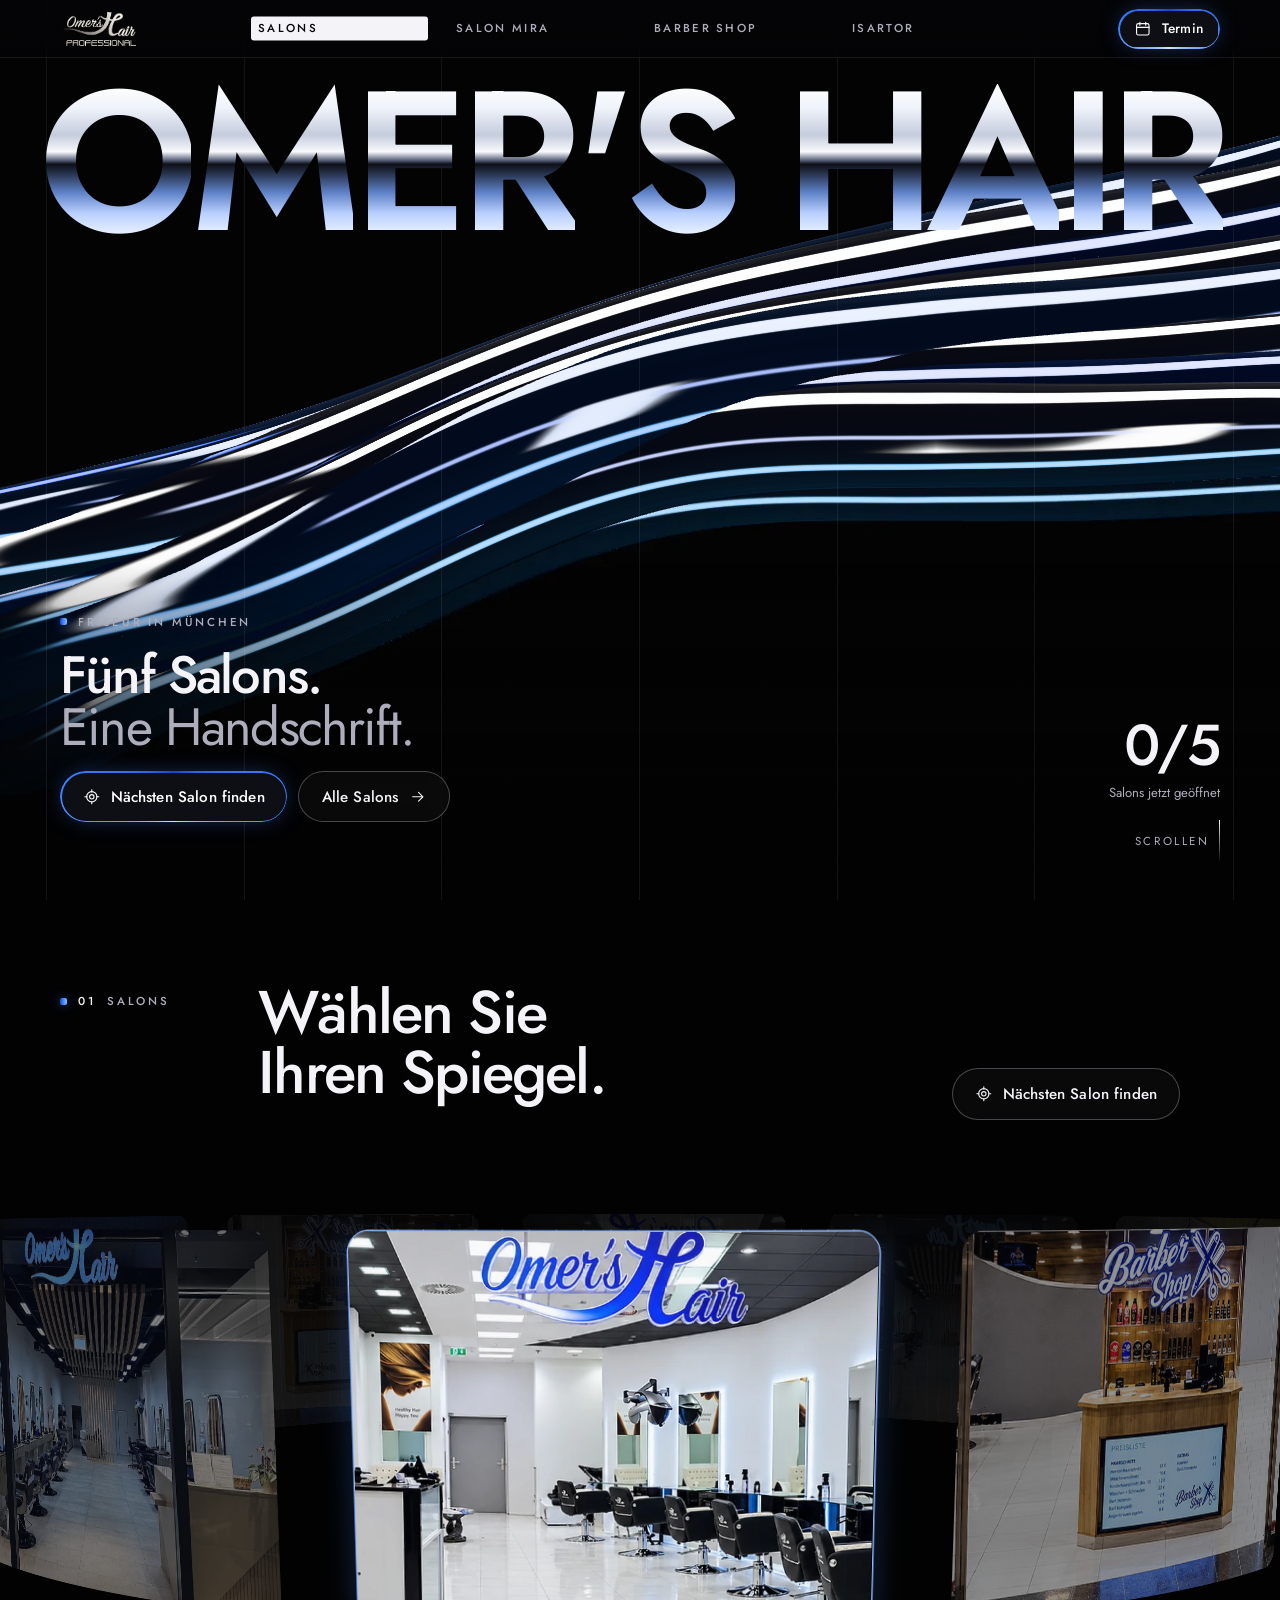
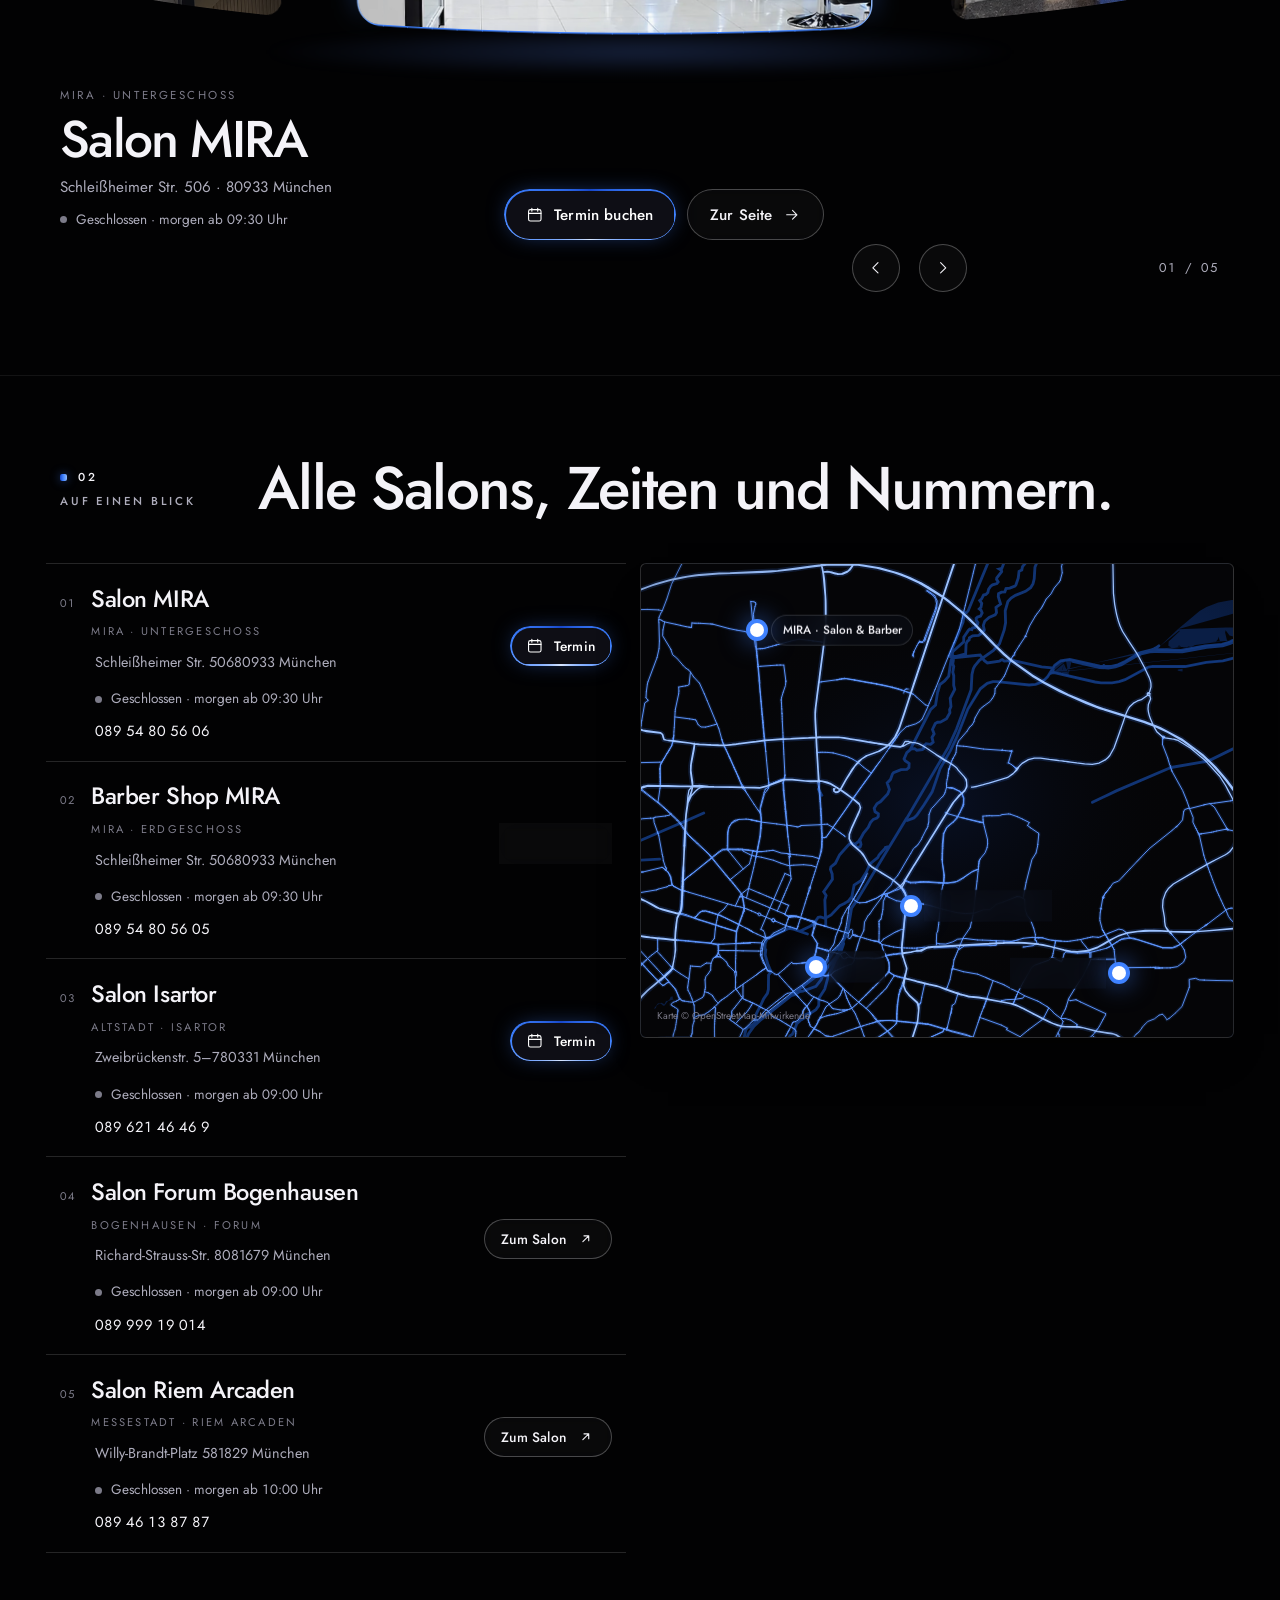
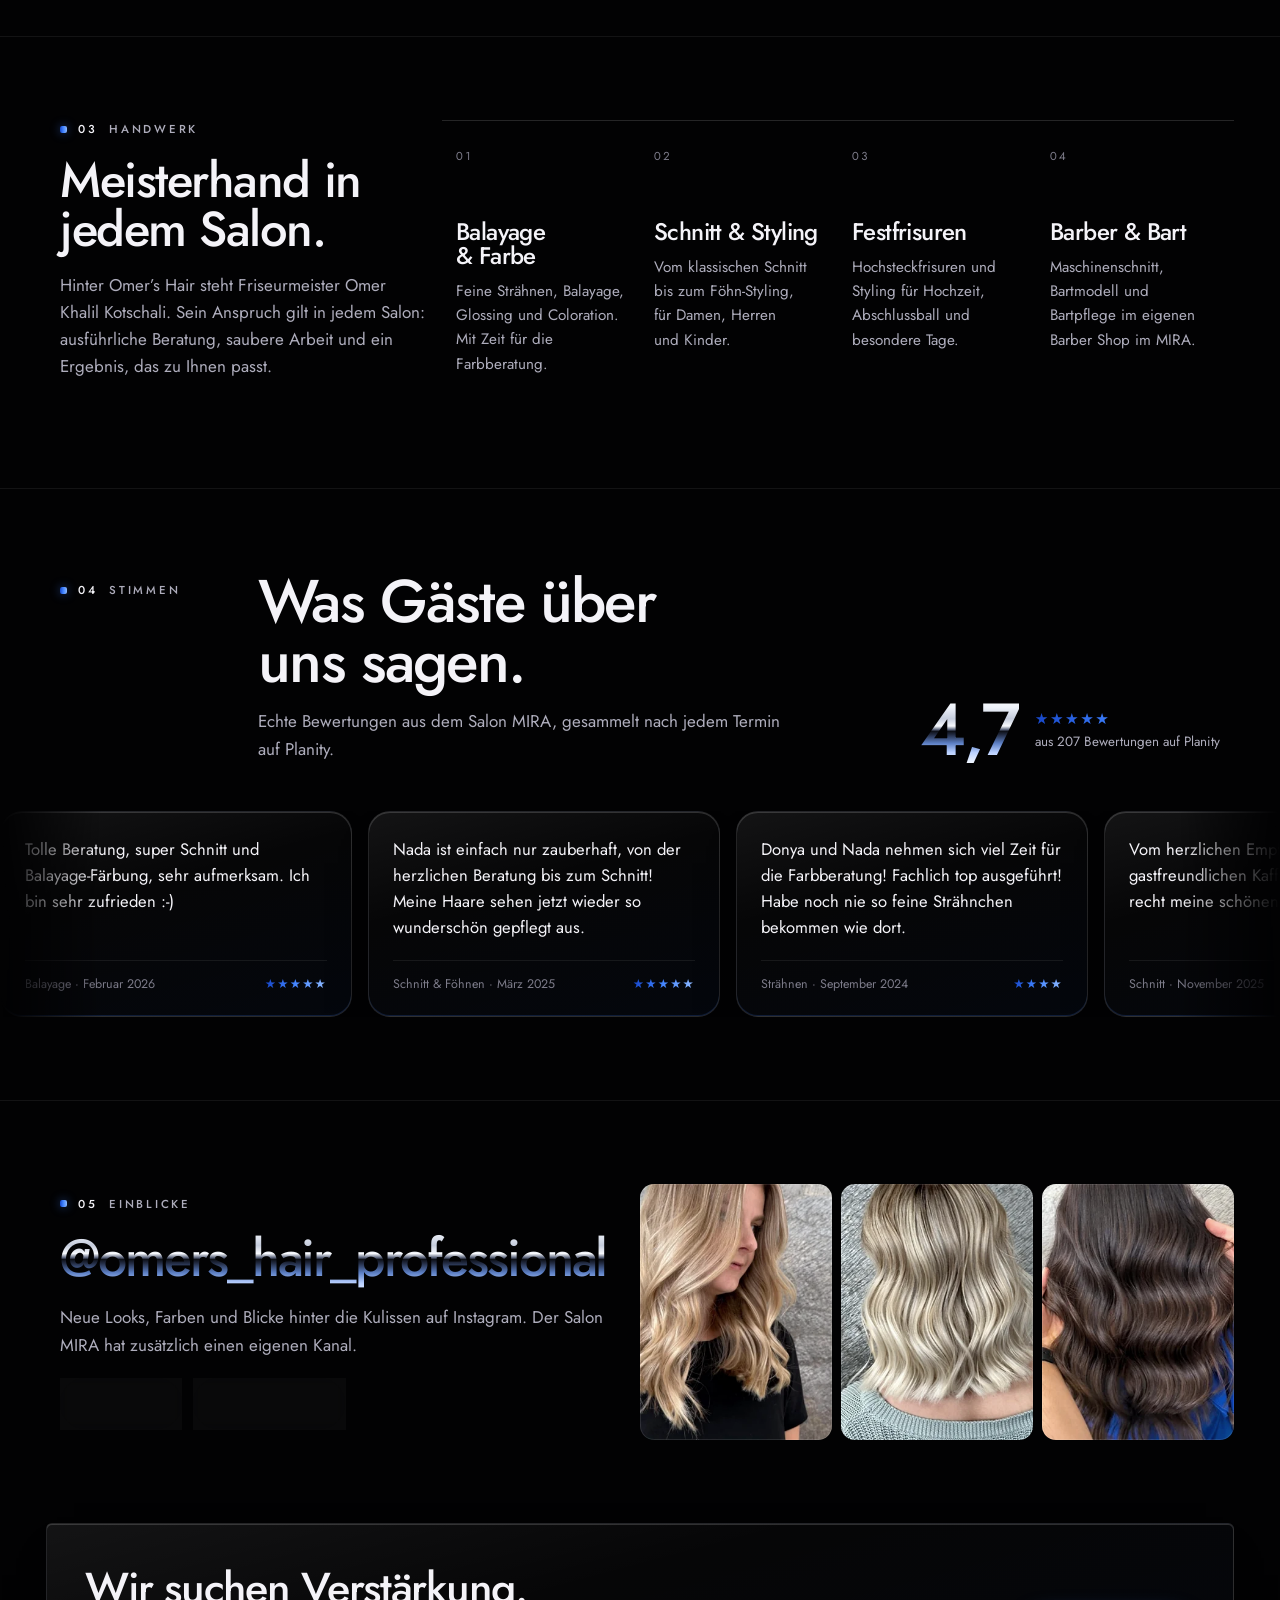
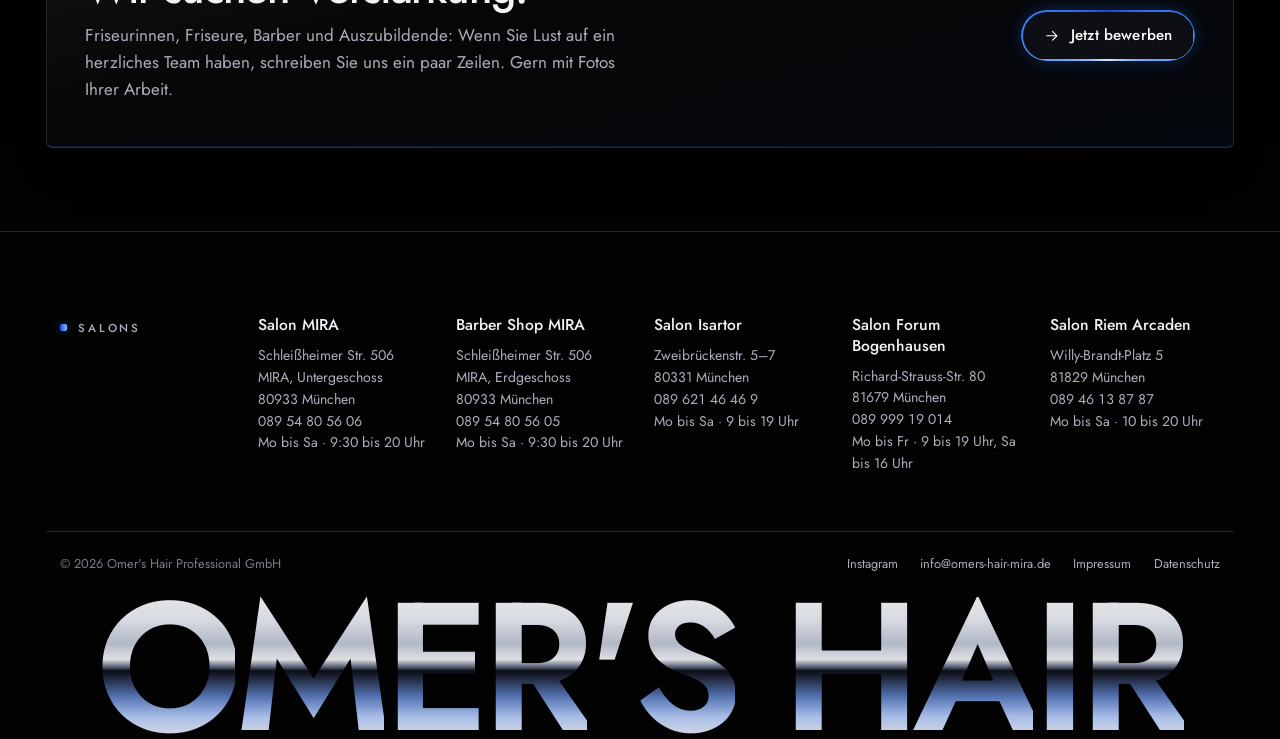
<file: index.html>
<!doctype html>
<html lang="de" class="js-aus">
<head>
<meta charset="utf-8">
<meta name="viewport" content="width=device-width, initial-scale=1, viewport-fit=cover">
<script>(function(d){try{if(matchMedia('(prefers-reduced-motion: reduce)').matches)return;d.dataset.vorhang='zu';var k='oh-vorhang';if(sessionStorage.getItem(k))d.dataset.vorhangArt='kurz';sessionStorage.setItem(k,'1')}catch(e){}})(document.documentElement)</script>
<title>Omer&#x27;s Hair Professional – Friseur in München · 5 Salons</title>
<meta name="description" content="Fünf Salons in München: MIRA, Barber Shop MIRA, Isartor, Forum Bogenhausen und Riem Arcaden. Schnitt, Farbe, Balayage und Barber. Termin online buchen.">
<meta name="robots" content="noindex, nofollow">
<meta name="theme-color" content="#050507">
<meta property="og:type" content="website">
<meta property="og:locale" content="de_DE">
<meta property="og:site_name" content="Omer's Hair Professional">
<meta property="og:title" content="Omer&#x27;s Hair Professional – Friseur in München · 5 Salons">
<meta property="og:description" content="Fünf Salons in München: MIRA, Barber Shop MIRA, Isartor, Forum Bogenhausen und Riem Arcaden. Schnitt, Farbe, Balayage und Barber. Termin online buchen.">
<meta property="og:image" content="assets/img/front-mira-1600.webp">
<link rel="icon" href="assets/img/icon-32.png" sizes="32x32">
<link rel="icon" href="assets/img/icon-512.png" sizes="512x512">
<link rel="apple-touch-icon" href="assets/img/icon-180.png">
<link rel="preload" href="assets/fonts/jost-latin-wght-normal.woff2" as="font" type="font/woff2" crossorigin>
<link rel="preload" as="image" href="assets/img/auftakt-poster.webp?v=7fc8b5f9" fetchpriority="high">
<link rel="stylesheet" href="assets/css/site.css?v=7ae01cae">
<script src="assets/js/site.js?v=ec7d64fb" defer></script>
<script type="module" src="assets/js/straehnen.js?v=2d5f9f29"></script>
<script type="application/ld+json">{"@context":"https://schema.org","@type":"Organization","name":"Omer's Hair Professional GmbH","logo":"assets/img/logo-dunkel.webp","email":"info@omers-hair-mira.de","sameAs":["https://www.instagram.com/omers_hair_professional/","https://www.instagram.com/omershair_professional_mira/"],"subOrganization":[{"@context":"https://schema.org","@type":"HairSalon","name":"Omer's Hair Professional – Salon MIRA","image":"assets/img/front-mira-1600.webp","telephone":"+498954805606","email":"info@omers-hair-mira.de","address":{"@type":"PostalAddress","streetAddress":"Schleißheimer Str. 506, Untergeschoss, MIRA Einkaufszentrum","postalCode":"80933","addressLocality":"München","addressCountry":"DE"},"geo":{"@type":"GeoCoordinates","latitude":48.2132741,"longitude":11.5632254},"openingHoursSpecification":[{"@type":"OpeningHoursSpecification","dayOfWeek":"Monday","opens":"09:30","closes":"20:00"},{"@type":"OpeningHoursSpecification","dayOfWeek":"Tuesday","opens":"09:30","closes":"20:00"},{"@type":"OpeningHoursSpecification","dayOfWeek":"Wednesday","opens":"09:30","closes":"20:00"},{"@type":"OpeningHoursSpecification","dayOfWeek":"Thursday","opens":"09:30","closes":"20:00"},{"@type":"OpeningHoursSpecification","dayOfWeek":"Friday","opens":"09:30","closes":"20:00"},{"@type":"OpeningHoursSpecification","dayOfWeek":"Saturday","opens":"09:30","closes":"20:00"}],"sameAs":["https://www.instagram.com/omershair_professional_mira/"],"parentOrganization":{"@type":"Organization","name":"Omer's Hair Professional GmbH"},"potentialAction":{"@type":"ReserveAction","target":"https://www.planity.com/de-DE/friseur-omers-hair-80933-munchen"}},{"@context":"https://schema.org","@type":"HairSalon","name":"Omer's Hair Professional – Barber Shop MIRA","image":"assets/img/front-barber-1600.webp","telephone":"+498954805605","email":"info@omers-hair-mira.de","address":{"@type":"PostalAddress","streetAddress":"Schleißheimer Str. 506, Erdgeschoss, MIRA Einkaufszentrum","postalCode":"80933","addressLocality":"München","addressCountry":"DE"},"geo":{"@type":"GeoCoordinates","latitude":48.2132741,"longitude":11.5632254},"openingHoursSpecification":[{"@type":"OpeningHoursSpecification","dayOfWeek":"Monday","opens":"09:30","closes":"20:00"},{"@type":"OpeningHoursSpecification","dayOfWeek":"Tuesday","opens":"09:30","closes":"20:00"},{"@type":"OpeningHoursSpecification","dayOfWeek":"Wednesday","opens":"09:30","closes":"20:00"},{"@type":"OpeningHoursSpecification","dayOfWeek":"Thursday","opens":"09:30","closes":"20:00"},{"@type":"OpeningHoursSpecification","dayOfWeek":"Friday","opens":"09:30","closes":"20:00"},{"@type":"OpeningHoursSpecification","dayOfWeek":"Saturday","opens":"09:30","closes":"20:00"}],"sameAs":["https://www.instagram.com/omers_hair_professional/"],"parentOrganization":{"@type":"Organization","name":"Omer's Hair Professional GmbH"}},{"@context":"https://schema.org","@type":"HairSalon","name":"Omer's Hair Professional – Salon Isartor","image":"assets/img/front-isartor-1600.webp","telephone":"+498962146469","email":"info@omers-hair-mira.de","address":{"@type":"PostalAddress","streetAddress":"Zweibrückenstr. 5–7, Breiterhof-Passage","postalCode":"80331","addressLocality":"München","addressCountry":"DE"},"geo":{"@type":"GeoCoordinates","latitude":48.1335879,"longitude":11.5839159},"openingHoursSpecification":[{"@type":"OpeningHoursSpecification","dayOfWeek":"Monday","opens":"09:00","closes":"19:00"},{"@type":"OpeningHoursSpecification","dayOfWeek":"Tuesday","opens":"09:00","closes":"19:00"},{"@type":"OpeningHoursSpecification","dayOfWeek":"Wednesday","opens":"09:00","closes":"19:00"},{"@type":"OpeningHoursSpecification","dayOfWeek":"Thursday","opens":"09:00","closes":"19:00"},{"@type":"OpeningHoursSpecification","dayOfWeek":"Friday","opens":"09:00","closes":"19:00"},{"@type":"OpeningHoursSpecification","dayOfWeek":"Saturday","opens":"09:00","closes":"19:00"}],"sameAs":["https://www.instagram.com/omers_hair_professional/"],"parentOrganization":{"@type":"Organization","name":"Omer's Hair Professional GmbH"},"potentialAction":{"@type":"ReserveAction","target":"https://www.planity.com/de-DE/friseur-omers-hair-isartor-80331-munchen"}},{"@context":"https://schema.org","@type":"HairSalon","name":"Omer's Hair Professional – Salon Forum Bogenhausen","image":"assets/img/front-bogenhausen-1600.webp","telephone":"+498999919014","address":{"@type":"PostalAddress","streetAddress":"Richard-Strauss-Str. 80","postalCode":"81679","addressLocality":"München","addressCountry":"DE"},"geo":{"@type":"GeoCoordinates","latitude":48.1480293,"longitude":11.6177788},"openingHoursSpecification":[{"@type":"OpeningHoursSpecification","dayOfWeek":"Monday","opens":"09:00","closes":"19:00"},{"@type":"OpeningHoursSpecification","dayOfWeek":"Tuesday","opens":"09:00","closes":"19:00"},{"@type":"OpeningHoursSpecification","dayOfWeek":"Wednesday","opens":"09:00","closes":"19:00"},{"@type":"OpeningHoursSpecification","dayOfWeek":"Thursday","opens":"09:00","closes":"19:00"},{"@type":"OpeningHoursSpecification","dayOfWeek":"Friday","opens":"09:00","closes":"19:00"},{"@type":"OpeningHoursSpecification","dayOfWeek":"Saturday","opens":"09:00","closes":"16:00"}],"sameAs":["https://www.instagram.com/omers_hair_professional/"],"parentOrganization":{"@type":"Organization","name":"Omer's Hair Professional GmbH"}},{"@context":"https://schema.org","@type":"HairSalon","name":"Omer's Hair Professional – Salon Riem Arcaden","image":"assets/img/front-riem-1600.webp","telephone":"+498946138787","address":{"@type":"PostalAddress","streetAddress":"Willy-Brandt-Platz 5, Riem Arcaden","postalCode":"81829","addressLocality":"München","addressCountry":"DE"},"geo":{"@type":"GeoCoordinates","latitude":48.1320182,"longitude":11.6916357},"openingHoursSpecification":[{"@type":"OpeningHoursSpecification","dayOfWeek":"Monday","opens":"10:00","closes":"20:00"},{"@type":"OpeningHoursSpecification","dayOfWeek":"Tuesday","opens":"10:00","closes":"20:00"},{"@type":"OpeningHoursSpecification","dayOfWeek":"Wednesday","opens":"10:00","closes":"20:00"},{"@type":"OpeningHoursSpecification","dayOfWeek":"Thursday","opens":"10:00","closes":"20:00"},{"@type":"OpeningHoursSpecification","dayOfWeek":"Friday","opens":"10:00","closes":"20:00"},{"@type":"OpeningHoursSpecification","dayOfWeek":"Saturday","opens":"10:00","closes":"20:00"}],"sameAs":["https://www.instagram.com/omers_hair_professional/"],"parentOrganization":{"@type":"Organization","name":"Omer's Hair Professional GmbH"}}]}</script>
</head>
<body>
<!--
  THESE · Glanz, Licht, Haar: Chromsträhnen fließen durch den ersten Bildschirm, die Salons stehen als gebogene Spiegel im Ring.
  EIGENE WELT · Schwarz, Chrom und das Neonblau aus dem Leuchtschild am Isartor; ein Raster aus feinen Linien hält alles zusammen.
  ERSTER BILDSCHIRM · Marke riesig, eine Zeile, „Nächsten Salon finden“, offene Salons live.
-->
<div class="vorhang" aria-hidden="true">
  <div class="vorhang-spalten"><i></i><i></i><i></i><i></i><i></i><i></i></div>
  <div class="vorhang-mitte"><img src="assets/img/logo-hell.webp" alt="" width="398" height="178"><span class="vorhang-zahl">000</span></div>
</div>
<a class="sprung" href="#inhalt">Zum Inhalt springen</a>
<div class="raster" aria-hidden="true"></div>
<header class="kopf">
  <div class="huelle kopf-innen">
    <a class="marke" href="index.html" aria-label="Omer's Hair Professional – Startseite"><img src="assets/img/logo-hell.webp" alt="Omer's Hair Professional" width="398" height="178"></a>
    <nav class="spalten" aria-label="Hauptnavigation"><a href="index.html#salons" aria-current="page">Salons</a><a href="mira/">Salon MIRA</a><a href="barber-mira/">Barber Shop</a><a href="isartor/">Isartor</a></nav>
    <div class="kopf-termin"><a class="knopf knopf-klein" href="index.html#salons"><svg class="ico" viewBox="0 0 24 24" fill="none" stroke="currentColor" stroke-width="1.5" stroke-linecap="round" aria-hidden="true"><rect x="3.5" y="5" width="17" height="15.5" rx="2.5"/><path d="M3.5 10h17M8 3v4M16 3v4"/></svg><span>Termin</span></a></div>
    <button class="kopf-menue" type="button" popovertarget="menue" aria-label="Menü öffnen"><span></span></button>
  </div>
</header>
<div class="menue" id="menue" popover>
  <button class="menue-zu" type="button" popovertarget="menue" popovertargetaction="hide" aria-label="Menü schließen"><svg viewBox="0 0 24 24" fill="none" stroke="currentColor" stroke-width="1.5" stroke-linecap="round" aria-hidden="true"><path d="M6 6l12 12M18 6 6 18"/></svg></button>
  <nav aria-label="Menü"><ul><li><a href="index.html#salons" aria-current="page">Salons<small>01</small></a></li><li><a href="mira/">Salon MIRA<small>02</small></a></li><li><a href="barber-mira/">Barber Shop<small>03</small></a></li><li><a href="isartor/">Isartor<small>04</small></a></li><li><a href="impressum/">Impressum<small>05</small></a></li></ul></nav>
  <div class="knoepfe"><a class="knopf" href="index.html#salons"><svg class="ico" viewBox="0 0 24 24" fill="none" stroke="currentColor" stroke-width="1.5" stroke-linecap="round" aria-hidden="true"><rect x="3.5" y="5" width="17" height="15.5" rx="2.5"/><path d="M3.5 10h17M8 3v4M16 3v4"/></svg><span>Termin buchen</span></a>
  <a class="knopf-still" href="https://www.instagram.com/omers_hair_professional/" rel="noopener"><svg class="ico" viewBox="0 0 24 24" fill="none" stroke="currentColor" stroke-width="1.5" aria-hidden="true"><rect x="3.5" y="3.5" width="17" height="17" rx="5"/><circle cx="12" cy="12" r="3.9"/><circle cx="17.2" cy="6.8" r=".9" fill="currentColor" stroke="none"/></svg><span>Instagram</span></a></div>
</div>
<main id="inhalt">
  <section class="auftakt" data-glas aria-labelledby="auftakt-titel">
    <img class="auftakt-poster" src="assets/img/auftakt-poster.webp?v=7fc8b5f9" alt="" aria-hidden="true" fetchpriority="high">
    <canvas class="auftakt-3d" aria-hidden="true"></canvas>
    <div class="huelle glas-raster" aria-hidden="true"><i></i><i></i><i></i><i></i><i></i></div>
    <div class="huelle auftakt-oben"><p class="riesen marke-text passend" aria-hidden="true"><span class="w"><span class="b chrom" style="--b:0">O</span><span class="b chrom" style="--b:1">M</span><span class="b chrom" style="--b:2">E</span><span class="b chrom" style="--b:3">R</span><span class="b chrom" style="--b:4">&#x27;</span><span class="b chrom" style="--b:5">S</span></span> <span class="w"><span class="b chrom" style="--b:6">H</span><span class="b chrom" style="--b:7">A</span><span class="b chrom" style="--b:8">I</span><span class="b chrom" style="--b:9">R</span></span></p></div>
    <div class="huelle auftakt-unten">
      <div class="auftakt-text">
        <p class="etikett">Friseur in München</p>
        <h1 id="auftakt-titel">Fünf Salons. <span>Eine Handschrift.</span></h1>
        <div class="knoepfe">
          <button class="knopf" type="button" data-finder><svg class="ico" viewBox="0 0 24 24" fill="none" stroke="currentColor" stroke-width="1.5" stroke-linecap="round" aria-hidden="true"><circle cx="12" cy="12" r="3"/><path d="M12 2.5v3M12 18.5v3M2.5 12h3M18.5 12h3"/><circle cx="12" cy="12" r="7"/></svg><span>Nächsten Salon finden</span></button>
          <a class="knopf-still" href="#salons"><span>Alle Salons</span><svg class="ico" viewBox="0 0 24 24" fill="none" stroke="currentColor" stroke-width="1.5" stroke-linecap="round" stroke-linejoin="round" aria-hidden="true"><path d="M5 12h14M13 6l6 6-6 6"/></svg></a>
        </div>
        <p class="finder-antwort" aria-live="polite"></p>
      </div>
      <div class="auftakt-staende" data-offen-zaehler><b>5</b><span>Salons jetzt geöffnet</span>
        <a class="runter" href="#salons">Scrollen<i aria-hidden="true"></i></a></div>
    </div>
  </section>

  <section class="ring-abschnitt" id="salons" data-ring aria-labelledby="ring-titel">
    <div class="huelle abschnitt-kopf" style="margin-bottom:0">
      <p class="etikett"><b>01</b> Salons</p>
      <h2 class="titel-m" id="ring-titel">Wählen Sie Ihren Spiegel.</h2>
      <div class="kopf-seite ring-finder">
        <button class="knopf-still" type="button" data-finder><svg class="ico" viewBox="0 0 24 24" fill="none" stroke="currentColor" stroke-width="1.5" stroke-linecap="round" aria-hidden="true"><circle cx="12" cy="12" r="3"/><path d="M12 2.5v3M12 18.5v3M2.5 12h3M18.5 12h3"/><circle cx="12" cy="12" r="7"/></svg><span>Nächsten Salon finden</span></button>
        <p class="finder-antwort" aria-live="polite"></p>
      </div>
    </div>
    <div class="ring-buehne">
      <ul class="ring" aria-label="Unsere Salons. Ziehen, wischen oder Pfeiltasten">
      <li class="ring-karte" data-lat="48.2132741" data-lon="11.5632254" aria-roledescription="Folie" aria-label="1 von 5: Salon MIRA">
        <a class="ring-bild" href="mira/" aria-label="Salon MIRA"><img src="assets/img/front-mira-800.webp?v=79ef7a8e" srcset="assets/img/front-mira-800.webp?v=79ef7a8e 800w, assets/img/front-mira-1600.webp?v=143b296a 1600w" sizes="(max-width: 52rem) 74vw, 34vw" alt="Eingang des Salons MIRA mit blau leuchtendem Schild" loading="eager" decoding="async"></a>
        <div class="ring-info">
          <p class="ring-lage">MIRA · Untergeschoss</p>
          <h2><a href="mira/">Salon MIRA</a></h2>
          <address>Schleißheimer Str. 506 · 80933 München</address>
          <p class="stand" data-zeiten="{&quot;1&quot;:[[9.5,20]],&quot;2&quot;:[[9.5,20]],&quot;3&quot;:[[9.5,20]],&quot;4&quot;:[[9.5,20]],&quot;5&quot;:[[9.5,20]],&quot;6&quot;:[[9.5,20]],&quot;0&quot;:[]}">Mo bis Sa · 9:30 bis 20 Uhr</p>
          <div class="knoepfe"><a class="knopf" href="https://www.planity.com/de-DE/friseur-omers-hair-80933-munchen" rel="noopener"><svg class="ico" viewBox="0 0 24 24" fill="none" stroke="currentColor" stroke-width="1.5" stroke-linecap="round" aria-hidden="true"><rect x="3.5" y="5" width="17" height="15.5" rx="2.5"/><path d="M3.5 10h17M8 3v4M16 3v4"/></svg><span>Termin buchen</span></a><a class="knopf-still" href="mira/" data-salon><span>Zur Seite</span><svg class="ico" viewBox="0 0 24 24" fill="none" stroke="currentColor" stroke-width="1.5" stroke-linecap="round" stroke-linejoin="round" aria-hidden="true"><path d="M5 12h14M13 6l6 6-6 6"/></svg></a></div>
        </div>
      </li><li class="ring-karte" data-lat="48.2132741" data-lon="11.5632254" aria-roledescription="Folie" aria-label="2 von 5: Barber Shop MIRA">
        <a class="ring-bild" href="barber-mira/" aria-label="Barber Shop MIRA"><img src="assets/img/front-barber-800.webp?v=65a4a389" srcset="assets/img/front-barber-800.webp?v=65a4a389 800w, assets/img/front-barber-1600.webp?v=b68fcdff 1600w" sizes="(max-width: 52rem) 74vw, 34vw" alt="Eingang des Barber Shops MIRA mit Leuchtschrift" loading="eager" decoding="async"></a>
        <div class="ring-info">
          <p class="ring-lage">MIRA · Erdgeschoss</p>
          <h2><a href="barber-mira/">Barber Shop MIRA</a></h2>
          <address>Schleißheimer Str. 506 · 80933 München</address>
          <p class="stand" data-zeiten="{&quot;1&quot;:[[9.5,20]],&quot;2&quot;:[[9.5,20]],&quot;3&quot;:[[9.5,20]],&quot;4&quot;:[[9.5,20]],&quot;5&quot;:[[9.5,20]],&quot;6&quot;:[[9.5,20]],&quot;0&quot;:[]}">Mo bis Sa · 9:30 bis 20 Uhr</p>
          <div class="knoepfe"><a class="knopf" href="tel:+498954805605"><svg class="ico" viewBox="0 0 24 24" fill="none" stroke="currentColor" stroke-width="1.5" stroke-linejoin="round" aria-hidden="true"><path d="M5.2 3.5h3.1l1.6 4.3-2.2 1.5a11.5 11.5 0 0 0 7 7l1.5-2.2 4.3 1.6v3.1a2 2 0 0 1-2.1 2A16.6 16.6 0 0 1 3.2 5.6a2 2 0 0 1 2-2.1Z"/></svg><span>Anrufen</span></a><a class="knopf-still" href="barber-mira/" data-salon><span>Zur Seite</span><svg class="ico" viewBox="0 0 24 24" fill="none" stroke="currentColor" stroke-width="1.5" stroke-linecap="round" stroke-linejoin="round" aria-hidden="true"><path d="M5 12h14M13 6l6 6-6 6"/></svg></a></div>
        </div>
      </li><li class="ring-karte" data-lat="48.1335879" data-lon="11.5839159" aria-roledescription="Folie" aria-label="3 von 5: Salon Isartor">
        <a class="ring-bild" href="isartor/" aria-label="Salon Isartor"><img src="assets/img/front-isartor-800.webp?v=fbd7cb58" srcset="assets/img/front-isartor-800.webp?v=fbd7cb58 800w, assets/img/front-isartor-1600.webp?v=b22ba3fd 1600w" sizes="(max-width: 52rem) 74vw, 34vw" alt="Leuchtschild Omer’s Hair über dem Eingang des Salons Isartor" loading="eager" decoding="async"></a>
        <div class="ring-info">
          <p class="ring-lage">Altstadt · Isartor</p>
          <h2><a href="isartor/">Salon Isartor</a></h2>
          <address>Zweibrückenstr. 5–7 · 80331 München</address>
          <p class="stand" data-zeiten="{&quot;1&quot;:[[9,19]],&quot;2&quot;:[[9,19]],&quot;3&quot;:[[9,19]],&quot;4&quot;:[[9,19]],&quot;5&quot;:[[9,19]],&quot;6&quot;:[[9,19]],&quot;0&quot;:[]}">Mo bis Sa · 9 bis 19 Uhr</p>
          <div class="knoepfe"><a class="knopf" href="https://www.planity.com/de-DE/friseur-omers-hair-isartor-80331-munchen" rel="noopener"><svg class="ico" viewBox="0 0 24 24" fill="none" stroke="currentColor" stroke-width="1.5" stroke-linecap="round" aria-hidden="true"><rect x="3.5" y="5" width="17" height="15.5" rx="2.5"/><path d="M3.5 10h17M8 3v4M16 3v4"/></svg><span>Termin buchen</span></a><a class="knopf-still" href="isartor/" data-salon><span>Zur Seite</span><svg class="ico" viewBox="0 0 24 24" fill="none" stroke="currentColor" stroke-width="1.5" stroke-linecap="round" stroke-linejoin="round" aria-hidden="true"><path d="M5 12h14M13 6l6 6-6 6"/></svg></a></div>
        </div>
      </li><li class="ring-karte" data-lat="48.1480293" data-lon="11.6177788" aria-roledescription="Folie" aria-label="4 von 5: Salon Forum Bogenhausen">
        <a class="ring-bild" href="https://omers-hair.de/friseur-muenchen-bogenhausen-im-forum/" rel="noopener" aria-label="Salon Forum Bogenhausen"><img src="assets/img/front-bogenhausen-800.webp?v=44755b8b" srcset="assets/img/front-bogenhausen-800.webp?v=44755b8b 800w, assets/img/front-bogenhausen-1600.webp?v=b3478c19 1600w" sizes="(max-width: 52rem) 74vw, 34vw" alt="Ladenfront im Forum Bogenhausen mit Leuchtschild" loading="lazy" decoding="async"></a>
        <div class="ring-info">
          <p class="ring-lage">Bogenhausen · Forum</p>
          <h2><a href="https://omers-hair.de/friseur-muenchen-bogenhausen-im-forum/" rel="noopener">Salon Forum Bogenhausen</a></h2>
          <address>Richard-Strauss-Str. 80 · 81679 München</address>
          <p class="stand" data-zeiten="{&quot;1&quot;:[[9,19]],&quot;2&quot;:[[9,19]],&quot;3&quot;:[[9,19]],&quot;4&quot;:[[9,19]],&quot;5&quot;:[[9,19]],&quot;6&quot;:[[9,16]],&quot;0&quot;:[]}">Mo bis Fr · 9 bis 19 Uhr, Sa bis 16 Uhr</p>
          <div class="knoepfe"><a class="knopf" href="https://omers-hair.de/friseur-muenchen-bogenhausen-im-forum/" rel="noopener" data-salon><span>Zum Salon</span><svg class="ico" viewBox="0 0 24 24" fill="none" stroke="currentColor" stroke-width="1.5" stroke-linecap="round" stroke-linejoin="round" aria-hidden="true"><path d="M8 16 16 8M9.5 8H16v6.5"/></svg></a><a class="knopf-still" href="https://www.google.com/maps/dir/?api=1&destination=Omer%27s+Hair%2C+Richard-Strauss-Str.+80%2C+81679+M%C3%BCnchen" rel="noopener"><svg class="ico" viewBox="0 0 24 24" fill="none" stroke="currentColor" stroke-width="1.5" stroke-linecap="round" stroke-linejoin="round" aria-hidden="true"><path d="M12 21s-6.5-5.6-6.5-11a6.5 6.5 0 0 1 13 0c0 5.4-6.5 11-6.5 11Z"/><circle cx="12" cy="10" r="2.3"/></svg><span>Route</span></a></div>
        </div>
      </li><li class="ring-karte" data-lat="48.1320182" data-lon="11.6916357" aria-roledescription="Folie" aria-label="5 von 5: Salon Riem Arcaden">
        <a class="ring-bild" href="https://omers-hair.de/salon-riem-arcaden/" rel="noopener" aria-label="Salon Riem Arcaden"><img src="assets/img/front-riem-800.webp?v=cf132f19" srcset="assets/img/front-riem-800.webp?v=cf132f19 800w, assets/img/front-riem-1600.webp?v=8bfdcd4f 1600w" sizes="(max-width: 52rem) 74vw, 34vw" alt="Ladenfront des Salons Riem Arcaden mit blau leuchtendem Schild" loading="lazy" decoding="async"></a>
        <div class="ring-info">
          <p class="ring-lage">Messestadt · Riem Arcaden</p>
          <h2><a href="https://omers-hair.de/salon-riem-arcaden/" rel="noopener">Salon Riem Arcaden</a></h2>
          <address>Willy-Brandt-Platz 5 · 81829 München</address>
          <p class="stand" data-zeiten="{&quot;1&quot;:[[10,20]],&quot;2&quot;:[[10,20]],&quot;3&quot;:[[10,20]],&quot;4&quot;:[[10,20]],&quot;5&quot;:[[10,20]],&quot;6&quot;:[[10,20]],&quot;0&quot;:[]}">Mo bis Sa · 10 bis 20 Uhr</p>
          <div class="knoepfe"><a class="knopf" href="https://omers-hair.de/salon-riem-arcaden/" rel="noopener" data-salon><span>Zum Salon</span><svg class="ico" viewBox="0 0 24 24" fill="none" stroke="currentColor" stroke-width="1.5" stroke-linecap="round" stroke-linejoin="round" aria-hidden="true"><path d="M8 16 16 8M9.5 8H16v6.5"/></svg></a><a class="knopf-still" href="https://www.google.com/maps/dir/?api=1&destination=Omer%27s+Hair%2C+Willy-Brandt-Platz+5%2C+81829+M%C3%BCnchen" rel="noopener"><svg class="ico" viewBox="0 0 24 24" fill="none" stroke="currentColor" stroke-width="1.5" stroke-linecap="round" stroke-linejoin="round" aria-hidden="true"><path d="M12 21s-6.5-5.6-6.5-11a6.5 6.5 0 0 1 13 0c0 5.4-6.5 11-6.5 11Z"/><circle cx="12" cy="10" r="2.3"/></svg><span>Route</span></a></div>
        </div>
      </li>
      </ul>
      <span class="ring-schatten" aria-hidden="true"></span>
    </div>
    <div class="huelle ring-panel">
      <div class="ring-panel-info" aria-live="polite"></div>
      <div class="ring-steuer">
        <button class="ring-pfeil" type="button" data-ring-zurueck aria-label="Vorheriger Salon"><svg viewBox="0 0 24 24" fill="none" stroke="currentColor" stroke-width="1.5" stroke-linecap="round" stroke-linejoin="round" aria-hidden="true"><path d="M15 5l-7 7 7 7"/></svg></button>
        <button class="ring-pfeil" type="button" data-ring-vor aria-label="Nächster Salon"><svg viewBox="0 0 24 24" fill="none" stroke="currentColor" stroke-width="1.5" stroke-linecap="round" stroke-linejoin="round" aria-hidden="true"><path d="M9 5l7 7-7 7"/></svg></button>
        <span class="zaehler">01 / 05</span>
      </div>
    </div>
  </section>

  <section class="abschnitt" aria-labelledby="ue-titel">
    <div class="huelle">
      <div class="abschnitt-kopf">
        <p class="etikett"><b>02</b> Auf einen Blick</p>
        <h2 class="titel-m" id="ue-titel">Alle Salons, Zeiten und Nummern.</h2>
      </div>
      <div class="ue-raster">
        <ul class="uebersicht"><li><div class="ue-name"><span class="nr">01</span><div><a href="mira/">Salon MIRA</a><small>MIRA · Untergeschoss</small></div></div><p class="ue-adresse">Schleißheimer Str. 506<br>80933 München</p><p class="ue-stand"><span class="stand" data-zeiten="{&quot;1&quot;:[[9.5,20]],&quot;2&quot;:[[9.5,20]],&quot;3&quot;:[[9.5,20]],&quot;4&quot;:[[9.5,20]],&quot;5&quot;:[[9.5,20]],&quot;6&quot;:[[9.5,20]],&quot;0&quot;:[]}">Mo bis Sa · 9:30 bis 20 Uhr</span></p><p class="ue-tel"><a href="tel:+498954805606">089 54 80 56 06</a></p><div class="ue-tun"><a class="knopf knopf-klein" href="https://www.planity.com/de-DE/friseur-omers-hair-80933-munchen" rel="noopener"><svg class="ico" viewBox="0 0 24 24" fill="none" stroke="currentColor" stroke-width="1.5" stroke-linecap="round" aria-hidden="true"><rect x="3.5" y="5" width="17" height="15.5" rx="2.5"/><path d="M3.5 10h17M8 3v4M16 3v4"/></svg><span>Termin</span></a></div></li><li><div class="ue-name"><span class="nr">02</span><div><a href="barber-mira/">Barber Shop MIRA</a><small>MIRA · Erdgeschoss</small></div></div><p class="ue-adresse">Schleißheimer Str. 506<br>80933 München</p><p class="ue-stand"><span class="stand" data-zeiten="{&quot;1&quot;:[[9.5,20]],&quot;2&quot;:[[9.5,20]],&quot;3&quot;:[[9.5,20]],&quot;4&quot;:[[9.5,20]],&quot;5&quot;:[[9.5,20]],&quot;6&quot;:[[9.5,20]],&quot;0&quot;:[]}">Mo bis Sa · 9:30 bis 20 Uhr</span></p><p class="ue-tel"><a href="tel:+498954805605">089 54 80 56 05</a></p><div class="ue-tun"><a class="knopf-still knopf-klein" href="tel:+498954805605"><svg class="ico" viewBox="0 0 24 24" fill="none" stroke="currentColor" stroke-width="1.5" stroke-linejoin="round" aria-hidden="true"><path d="M5.2 3.5h3.1l1.6 4.3-2.2 1.5a11.5 11.5 0 0 0 7 7l1.5-2.2 4.3 1.6v3.1a2 2 0 0 1-2.1 2A16.6 16.6 0 0 1 3.2 5.6a2 2 0 0 1 2-2.1Z"/></svg><span>Anrufen</span></a></div></li><li><div class="ue-name"><span class="nr">03</span><div><a href="isartor/">Salon Isartor</a><small>Altstadt · Isartor</small></div></div><p class="ue-adresse">Zweibrückenstr. 5–7<br>80331 München</p><p class="ue-stand"><span class="stand" data-zeiten="{&quot;1&quot;:[[9,19]],&quot;2&quot;:[[9,19]],&quot;3&quot;:[[9,19]],&quot;4&quot;:[[9,19]],&quot;5&quot;:[[9,19]],&quot;6&quot;:[[9,19]],&quot;0&quot;:[]}">Mo bis Sa · 9 bis 19 Uhr</span></p><p class="ue-tel"><a href="tel:+498962146469">089 621 46 46 9</a></p><div class="ue-tun"><a class="knopf knopf-klein" href="https://www.planity.com/de-DE/friseur-omers-hair-isartor-80331-munchen" rel="noopener"><svg class="ico" viewBox="0 0 24 24" fill="none" stroke="currentColor" stroke-width="1.5" stroke-linecap="round" aria-hidden="true"><rect x="3.5" y="5" width="17" height="15.5" rx="2.5"/><path d="M3.5 10h17M8 3v4M16 3v4"/></svg><span>Termin</span></a></div></li><li><div class="ue-name"><span class="nr">04</span><div><a href="https://omers-hair.de/friseur-muenchen-bogenhausen-im-forum/" rel="noopener">Salon Forum Bogenhausen</a><small>Bogenhausen · Forum</small></div></div><p class="ue-adresse">Richard-Strauss-Str. 80<br>81679 München</p><p class="ue-stand"><span class="stand" data-zeiten="{&quot;1&quot;:[[9,19]],&quot;2&quot;:[[9,19]],&quot;3&quot;:[[9,19]],&quot;4&quot;:[[9,19]],&quot;5&quot;:[[9,19]],&quot;6&quot;:[[9,16]],&quot;0&quot;:[]}">Mo bis Fr · 9 bis 19 Uhr, Sa bis 16 Uhr</span></p><p class="ue-tel"><a href="tel:+498999919014">089 999 19 014</a></p><div class="ue-tun"><a class="knopf-still knopf-klein" href="https://omers-hair.de/friseur-muenchen-bogenhausen-im-forum/" rel="noopener"><span>Zum Salon</span><svg class="ico" viewBox="0 0 24 24" fill="none" stroke="currentColor" stroke-width="1.5" stroke-linecap="round" stroke-linejoin="round" aria-hidden="true"><path d="M8 16 16 8M9.5 8H16v6.5"/></svg></a></div></li><li><div class="ue-name"><span class="nr">05</span><div><a href="https://omers-hair.de/salon-riem-arcaden/" rel="noopener">Salon Riem Arcaden</a><small>Messestadt · Riem Arcaden</small></div></div><p class="ue-adresse">Willy-Brandt-Platz 5<br>81829 München</p><p class="ue-stand"><span class="stand" data-zeiten="{&quot;1&quot;:[[10,20]],&quot;2&quot;:[[10,20]],&quot;3&quot;:[[10,20]],&quot;4&quot;:[[10,20]],&quot;5&quot;:[[10,20]],&quot;6&quot;:[[10,20]],&quot;0&quot;:[]}">Mo bis Sa · 10 bis 20 Uhr</span></p><p class="ue-tel"><a href="tel:+498946138787">089 46 13 87 87</a></p><div class="ue-tun"><a class="knopf-still knopf-klein" href="https://omers-hair.de/salon-riem-arcaden/" rel="noopener"><span>Zum Salon</span><svg class="ico" viewBox="0 0 24 24" fill="none" stroke="currentColor" stroke-width="1.5" stroke-linecap="round" stroke-linejoin="round" aria-hidden="true"><path d="M8 16 16 8M9.5 8H16v6.5"/></svg></a></div></li></ul>
        <div class="stadtplan stadtplan-gross">
        <img src="assets/karten/muenchen.svg?v=44346b84" alt="Stadtplan München mit den Omer’s Hair Salons" loading="lazy" decoding="async">
        <a class="plan-punkt" href="mira/" style="left:19.65%;top:14.06%"><span class="plan-nadel"><i></i></span><span class="plan-name">MIRA · Salon &amp; Barber</span></a><a class="plan-punkt" href="isartor/" style="left:29.5%;top:85.14%"><span class="plan-nadel"><i></i></span><span class="plan-name">Isartor</span></a><a class="plan-punkt" href="https://omers-hair.de/friseur-muenchen-bogenhausen-im-forum/" rel="noopener" style="left:45.61%;top:72.27%"><span class="plan-nadel"><i></i></span><span class="plan-name">Forum Bogenhausen</span></a><a class="plan-punkt links" href="https://omers-hair.de/salon-riem-arcaden/" rel="noopener" style="left:80.76%;top:86.54%"><span class="plan-nadel"><i></i></span><span class="plan-name">Riem Arcaden</span></a>
        <small class="plan-quelle">Karte © OpenStreetMap-Mitwirkende</small>
      </div>
      </div>
    </div>
  </section>

  <section class="abschnitt" aria-labelledby="haus-titel">
    <div class="huelle haus">
      <div class="haus-kopf">
        <p class="etikett"><b>03</b> Handwerk</p>
        <h2 class="titel-m" id="haus-titel">Meisterhand in jedem Salon.</h2>
        <p>Hinter Omer’s Hair steht Friseurmeister Omer Khalil Kotschali. Sein Anspruch gilt in jedem Salon: ausführliche Beratung, saubere Arbeit und ein Ergebnis, das zu Ihnen passt.</p>
      </div>
      <ul class="haus-liste">
        <li><span class="nr">01</span><h3>Balayage &amp; Farbe</h3><p>Feine Strähnen, Balayage, Glossing und Coloration. Mit Zeit für die Farbberatung.</p></li>
        <li><span class="nr">02</span><h3>Schnitt &amp; Styling</h3><p>Vom klassischen Schnitt bis zum Föhn-Styling, für Damen, Herren und Kinder.</p></li>
        <li><span class="nr">03</span><h3>Festfrisuren</h3><p>Hochsteckfrisuren und Styling für Hochzeit, Abschlussball und besondere Tage.</p></li>
        <li><span class="nr">04</span><h3>Barber &amp; Bart</h3><p>Maschinenschnitt, Bartmodell und Bartpflege im eigenen Barber Shop im MIRA.</p></li>
      </ul>
    </div>
  </section>

  <section class="abschnitt" aria-labelledby="stimmen-titel">
    <div class="huelle">
      <div class="abschnitt-kopf" style="margin-bottom:0">
        <p class="etikett"><b>04</b> Stimmen</p>
        <h2 class="titel-m" id="stimmen-titel">Was Gäste über uns sagen.</h2>
        <p>Echte Bewertungen aus dem Salon MIRA, gesammelt nach jedem Termin auf Planity.</p>
        <div class="kopf-seite"><div class="wertung">
        <span class="wertung-zahl chrom">4,7</span>
        <span><span class="wertung-sterne sterne" aria-hidden="true">★★★★★</span><span class="wertung-quelle">aus 207 Bewertungen auf Planity</span></span>
      </div></div>
      </div>
    </div>
    <div class="band"><ul class="stimmen" aria-label="Bewertungen"><li class="stimme"><blockquote>Tolle Beratung, super Schnitt und Balayage-Färbung, sehr aufmerksam. Ich bin sehr zufrieden :-)</blockquote><footer><span>Balayage · Februar 2026</span><span class="sterne" aria-label="5 von 5 Sternen">★★★★★</span></footer></li><li class="stimme"><blockquote>Nada ist einfach nur zauberhaft, von der herzlichen Beratung bis zum Schnitt! Meine Haare sehen jetzt wieder so wunderschön gepflegt aus.</blockquote><footer><span>Schnitt &amp; Föhnen · März 2025</span><span class="sterne" aria-label="5 von 5 Sternen">★★★★★</span></footer></li><li class="stimme"><blockquote>Donya und Nada nehmen sich viel Zeit für die Farbberatung! Fachlich top ausgeführt! Habe noch nie so feine Strähnchen bekommen wie dort.</blockquote><footer><span>Strähnen · September 2024</span><span class="sterne" aria-label="4 von 5 Sternen">★★★★</span></footer></li><li class="stimme"><blockquote>Vom herzlichen Empfang über den gastfreundlichen Kaffee und natürlich erst recht meine schönen neuen Haare :)</blockquote><footer><span>Schnitt · November 2025</span><span class="sterne" aria-label="5 von 5 Sternen">★★★★★</span></footer></li><li class="stimme"><blockquote>Wie immer super Schnitt für mich und meinen Sohn! Sehr freundlich und super Friseure!</blockquote><footer><span>Kinder &amp; Herren · August 2026</span><span class="sterne" aria-label="5 von 5 Sternen">★★★★★</span></footer></li><li class="stimme"><blockquote>Alle sind super nett, gehe gerne dahin. Mit Termin keine Wartezeit.</blockquote><footer><span>Schnitt · August 2026</span><span class="sterne" aria-label="5 von 5 Sternen">★★★★★</span></footer></li><li class="stimme"><blockquote>Ein kleiner Plausch beim Haarewaschen, saubere Arbeit und ein Lächeln auf den Lippen.</blockquote><footer><span>Schnitt · Januar 2024</span><span class="sterne" aria-label="4 von 5 Sternen">★★★★</span></footer></li><li class="stimme"><blockquote>Sima macht ihre Arbeit einfach hervorragend! Alle sind sehr nett, man fühlt sich sehr wohl.</blockquote><footer><span>Gesicht &amp; Augenbrauen · Dezember 2024</span><span class="sterne" aria-label="4 von 5 Sternen">★★★★</span></footer></li><li class="stimme" aria-hidden="true"><blockquote>Tolle Beratung, super Schnitt und Balayage-Färbung, sehr aufmerksam. Ich bin sehr zufrieden :-)</blockquote><footer><span>Balayage · Februar 2026</span><span class="sterne" aria-label="5 von 5 Sternen">★★★★★</span></footer></li><li class="stimme" aria-hidden="true"><blockquote>Nada ist einfach nur zauberhaft, von der herzlichen Beratung bis zum Schnitt! Meine Haare sehen jetzt wieder so wunderschön gepflegt aus.</blockquote><footer><span>Schnitt &amp; Föhnen · März 2025</span><span class="sterne" aria-label="5 von 5 Sternen">★★★★★</span></footer></li><li class="stimme" aria-hidden="true"><blockquote>Donya und Nada nehmen sich viel Zeit für die Farbberatung! Fachlich top ausgeführt! Habe noch nie so feine Strähnchen bekommen wie dort.</blockquote><footer><span>Strähnen · September 2024</span><span class="sterne" aria-label="4 von 5 Sternen">★★★★</span></footer></li><li class="stimme" aria-hidden="true"><blockquote>Vom herzlichen Empfang über den gastfreundlichen Kaffee und natürlich erst recht meine schönen neuen Haare :)</blockquote><footer><span>Schnitt · November 2025</span><span class="sterne" aria-label="5 von 5 Sternen">★★★★★</span></footer></li><li class="stimme" aria-hidden="true"><blockquote>Wie immer super Schnitt für mich und meinen Sohn! Sehr freundlich und super Friseure!</blockquote><footer><span>Kinder &amp; Herren · August 2026</span><span class="sterne" aria-label="5 von 5 Sternen">★★★★★</span></footer></li><li class="stimme" aria-hidden="true"><blockquote>Alle sind super nett, gehe gerne dahin. Mit Termin keine Wartezeit.</blockquote><footer><span>Schnitt · August 2026</span><span class="sterne" aria-label="5 von 5 Sternen">★★★★★</span></footer></li><li class="stimme" aria-hidden="true"><blockquote>Ein kleiner Plausch beim Haarewaschen, saubere Arbeit und ein Lächeln auf den Lippen.</blockquote><footer><span>Schnitt · Januar 2024</span><span class="sterne" aria-label="4 von 5 Sternen">★★★★</span></footer></li><li class="stimme" aria-hidden="true"><blockquote>Sima macht ihre Arbeit einfach hervorragend! Alle sind sehr nett, man fühlt sich sehr wohl.</blockquote><footer><span>Gesicht &amp; Augenbrauen · Dezember 2024</span><span class="sterne" aria-label="4 von 5 Sternen">★★★★</span></footer></li></ul></div>
  </section>


  <section class="abschnitt" aria-labelledby="insta-titel">
    <div class="huelle insta">
      <div class="insta-text">
        <p class="etikett"><b>05</b> Einblicke</p>
        <h2 class="insta-griff" id="insta-titel"><a class="chrom" href="https://www.instagram.com/omers_hair_professional/" rel="noopener">@omers_hair_<wbr>professional</a></h2>
        <p class="leise">Neue Looks, Farben und Blicke hinter die Kulissen auf Instagram. Der Salon MIRA hat zusätzlich einen eigenen Kanal.</p>
        <div class="knoepfe">
          <a class="knopf-still" href="https://www.instagram.com/omers_hair_professional/" rel="noopener"><svg class="ico" viewBox="0 0 24 24" fill="none" stroke="currentColor" stroke-width="1.5" aria-hidden="true"><rect x="3.5" y="3.5" width="17" height="17" rx="5"/><circle cx="12" cy="12" r="3.9"/><circle cx="17.2" cy="6.8" r=".9" fill="currentColor" stroke="none"/></svg><span>Folgen</span></a>
          <a class="knopf-still" href="https://www.instagram.com/omershair_professional_mira/" rel="noopener"><svg class="ico" viewBox="0 0 24 24" fill="none" stroke="currentColor" stroke-width="1.5" aria-hidden="true"><rect x="3.5" y="3.5" width="17" height="17" rx="5"/><circle cx="12" cy="12" r="3.9"/><circle cx="17.2" cy="6.8" r=".9" fill="currentColor" stroke="none"/></svg><span>MIRA-Kanal</span></a>
        </div>
      </div>
      <div class="insta-kacheln"><a href="https://www.instagram.com/omers_hair_professional/" rel="noopener" aria-label="Instagram: Blonde Balayage mit weichen Wellen"><img src="assets/img/insta-haupt-1-380.webp?v=18e3fa2e" srcset="assets/img/insta-haupt-1-380.webp?v=18e3fa2e 380w" sizes="(max-width: 52rem) 31vw, 15vw" alt="Blonde Balayage mit weichen Wellen" loading="lazy" decoding="async"></a><a href="https://www.instagram.com/omers_hair_professional/" rel="noopener" aria-label="Instagram: Eisblonder Bob mit Wellen"><img src="assets/img/insta-haupt-2-380.webp?v=c9fdcdc7" srcset="assets/img/insta-haupt-2-380.webp?v=c9fdcdc7 380w" sizes="(max-width: 52rem) 31vw, 15vw" alt="Eisblonder Bob mit Wellen" loading="lazy" decoding="async"></a><a href="https://www.instagram.com/omers_hair_professional/" rel="noopener" aria-label="Instagram: Dunkelbraune Wellen mit Glanz"><img src="assets/img/insta-haupt-3-380.webp?v=8f659780" srcset="assets/img/insta-haupt-3-380.webp?v=8f659780 380w" sizes="(max-width: 52rem) 31vw, 15vw" alt="Dunkelbraune Wellen mit Glanz" loading="lazy" decoding="async"></a></div>
    </div>
  </section>

  <section class="abschnitt anschluss" aria-labelledby="ruf-titel">
    <div class="huelle">
      <div class="ruf">
        <div>
          <h2 id="ruf-titel">Wir suchen Verstärkung.</h2>
          <p>Friseurinnen, Friseure, Barber und Auszubildende: Wenn Sie Lust auf ein herzliches Team haben, schreiben Sie uns ein paar Zeilen. Gern mit Fotos Ihrer Arbeit.</p>
        </div>
        <a class="knopf" href="mailto:info@omers-hair-mira.de?subject=Bewerbung%20bei%20Omer%E2%80%99s%20Hair"><svg class="ico" viewBox="0 0 24 24" fill="none" stroke="currentColor" stroke-width="1.5" stroke-linecap="round" stroke-linejoin="round" aria-hidden="true"><path d="M5 12h14M13 6l6 6-6 6"/></svg><span>Jetzt bewerben</span></a>
      </div>
    </div>
  </section>
</main>
<footer class="fuss">
  <div class="huelle">
    <ul class="fuss-orte"><li class="fuss-etikett"><span class="etikett">Salons</span></li><li><h3><a href="mira/">Salon MIRA</a></h3><address>Schleißheimer Str. 506<br>MIRA, Untergeschoss<br>80933 München</address>
<p><a class="tel" href="tel:+498954805606">089 54 80 56 06</a><br>Mo bis Sa · 9:30 bis 20 Uhr</p></li><li><h3><a href="barber-mira/">Barber Shop MIRA</a></h3><address>Schleißheimer Str. 506<br>MIRA, Erdgeschoss<br>80933 München</address>
<p><a class="tel" href="tel:+498954805605">089 54 80 56 05</a><br>Mo bis Sa · 9:30 bis 20 Uhr</p></li><li><h3><a href="isartor/">Salon Isartor</a></h3><address>Zweibrückenstr. 5–7<br>80331 München</address>
<p><a class="tel" href="tel:+498962146469">089 621 46 46 9</a><br>Mo bis Sa · 9 bis 19 Uhr</p></li><li><h3><a href="https://omers-hair.de/friseur-muenchen-bogenhausen-im-forum/" rel="noopener">Salon Forum Bogenhausen <span class="nur-vorleser">(omers-hair.de)</span></a></h3><address>Richard-Strauss-Str. 80<br>81679 München</address>
<p><a class="tel" href="tel:+498999919014">089 999 19 014</a><br>Mo bis Fr · 9 bis 19 Uhr, Sa bis 16 Uhr</p></li><li><h3><a href="https://omers-hair.de/salon-riem-arcaden/" rel="noopener">Salon Riem Arcaden <span class="nur-vorleser">(omers-hair.de)</span></a></h3><address>Willy-Brandt-Platz 5<br>81829 München</address>
<p><a class="tel" href="tel:+498946138787">089 46 13 87 87</a><br>Mo bis Sa · 10 bis 20 Uhr</p></li></ul>
    <div class="fuss-unten">
      <span>© <span data-jahr>2026</span> Omer&#x27;s Hair Professional GmbH</span>
      <ul>
        <li><a href="https://www.instagram.com/omers_hair_professional/" rel="noopener">Instagram</a></li>
        <li><a href="mailto:info@omers-hair-mira.de">info@omers-hair-mira.de</a></li>
        <li><a href="impressum/">Impressum</a></li>
        <li><a href="datenschutz/">Datenschutz</a></li>
      </ul>
    </div>
    <p class="riesen marke-text " aria-hidden="true"><span class="w"><span class="b chrom" style="--b:0">O</span><span class="b chrom" style="--b:1">M</span><span class="b chrom" style="--b:2">E</span><span class="b chrom" style="--b:3">R</span><span class="b chrom" style="--b:4">&#x27;</span><span class="b chrom" style="--b:5">S</span></span> <span class="w"><span class="b chrom" style="--b:6">H</span><span class="b chrom" style="--b:7">A</span><span class="b chrom" style="--b:8">I</span><span class="b chrom" style="--b:9">R</span></span></p>
  </div>
</footer>
</body>
</html>
</file>
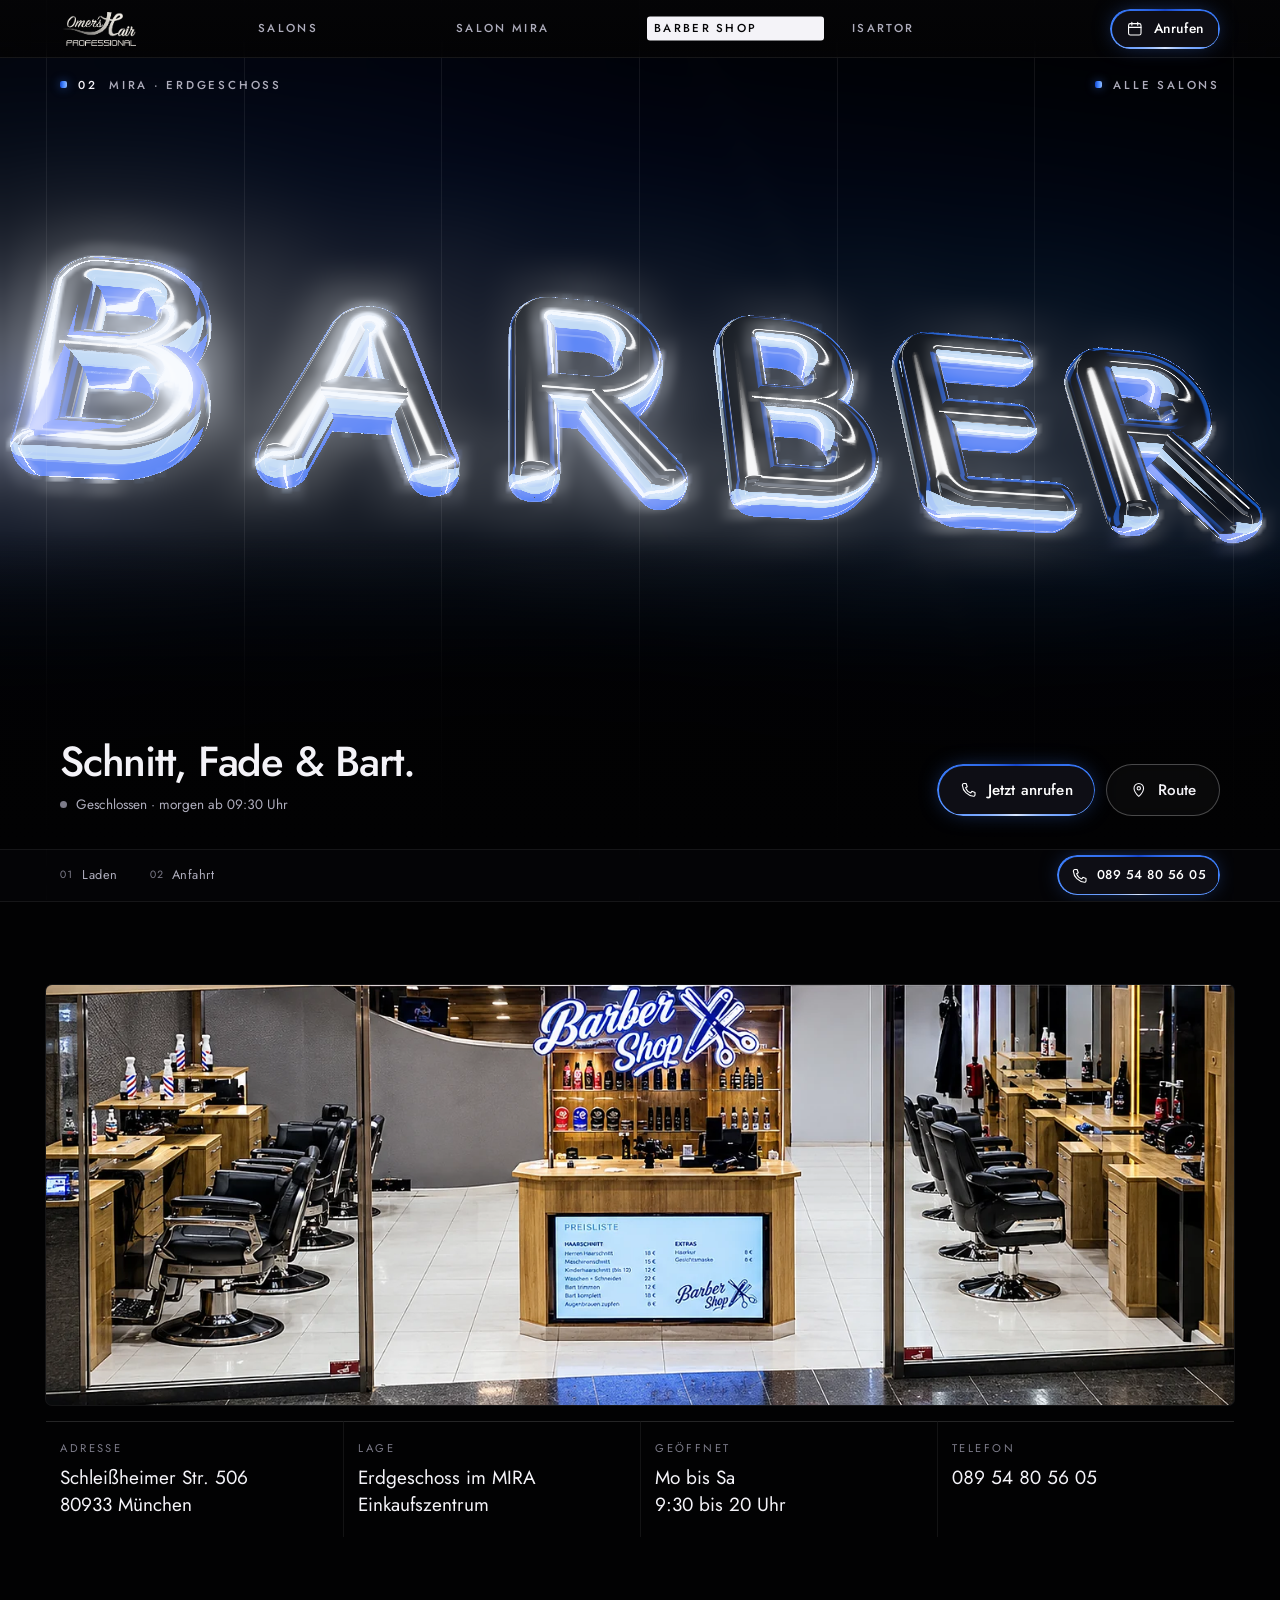
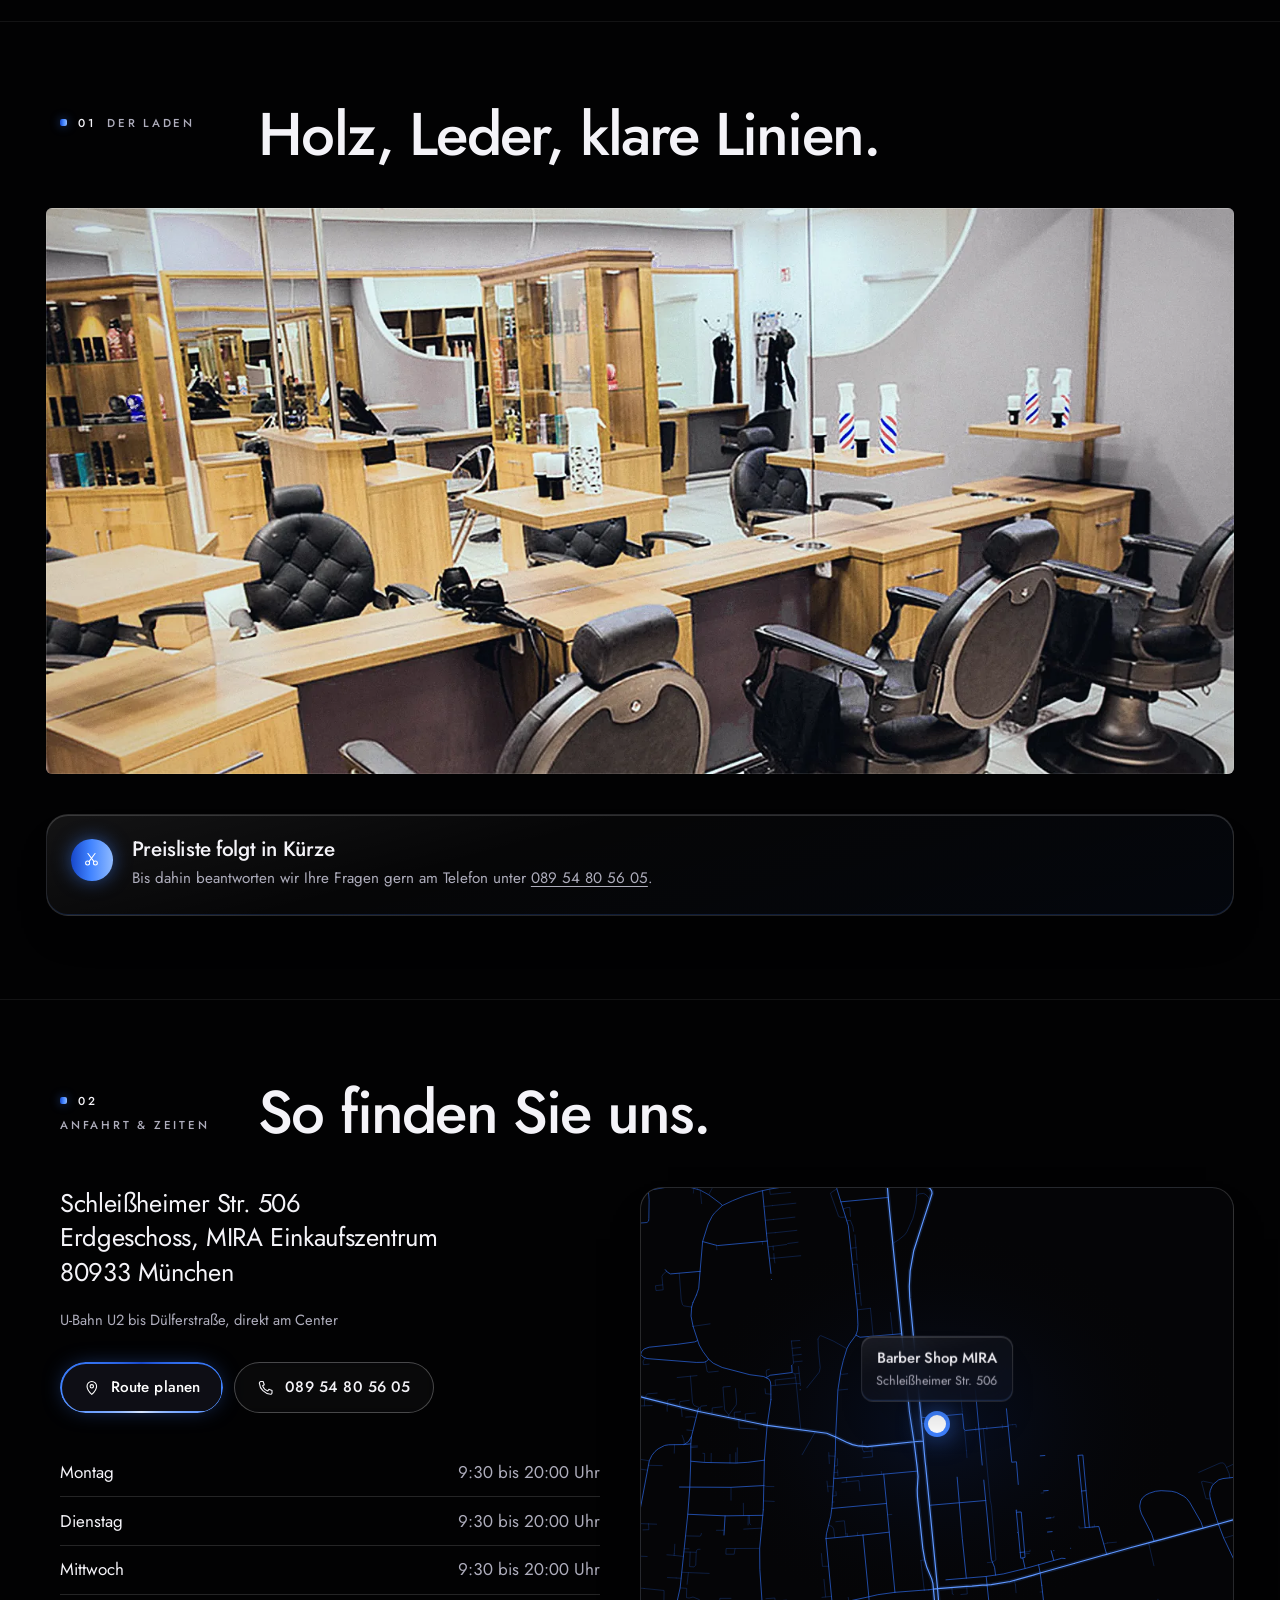
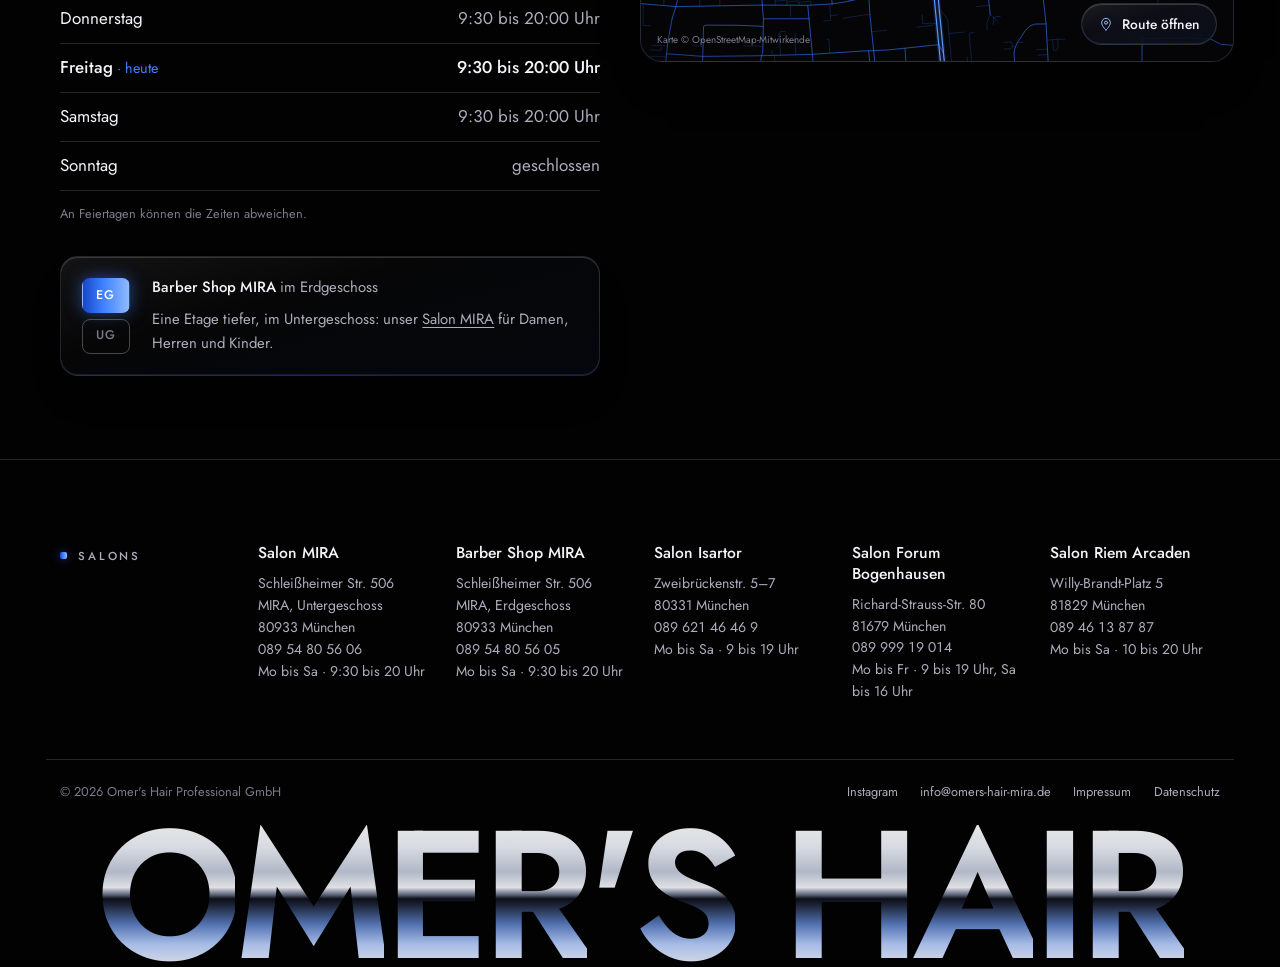
<file: barber-mira/index.html>
<!doctype html>
<html lang="de" class="js-aus">
<head>
<meta charset="utf-8">
<meta name="viewport" content="width=device-width, initial-scale=1, viewport-fit=cover">
<script>(function(d){try{if(matchMedia('(prefers-reduced-motion: reduce)').matches)return;d.dataset.vorhang='zu';var k='oh-vorhang';if(sessionStorage.getItem(k))d.dataset.vorhangArt='kurz';sessionStorage.setItem(k,'1')}catch(e){}})(document.documentElement)</script>
<title>Barber Shop MIRA – Barber im MIRA München | Omer&#x27;s Hair</title>
<meta name="description" content="Barber Shop im MIRA Einkaufszentrum, Schleißheimer Str. 506 (EG), 80933 München. Haarschnitt, Maschinenschnitt und Bart. Mo bis Sa 9:30 bis 20 Uhr.">
<meta name="robots" content="noindex, nofollow">
<meta name="theme-color" content="#050507">
<meta property="og:type" content="website">
<meta property="og:locale" content="de_DE">
<meta property="og:site_name" content="Omer's Hair Professional">
<meta property="og:title" content="Barber Shop MIRA – Barber im MIRA München | Omer&#x27;s Hair">
<meta property="og:description" content="Barber Shop im MIRA Einkaufszentrum, Schleißheimer Str. 506 (EG), 80933 München. Haarschnitt, Maschinenschnitt und Bart. Mo bis Sa 9:30 bis 20 Uhr.">
<meta property="og:image" content="../assets/img/front-barber-1600.webp">
<link rel="icon" href="../assets/img/icon-32.png" sizes="32x32">
<link rel="icon" href="../assets/img/icon-512.png" sizes="512x512">
<link rel="apple-touch-icon" href="../assets/img/icon-180.png">
<link rel="preload" href="../assets/fonts/jost-latin-wght-normal.woff2" as="font" type="font/woff2" crossorigin>
<link rel="preload" as="image" href="../assets/img/glas-barber-mira-quer.webp?v=f7229eb8" fetchpriority="high">
<link rel="stylesheet" href="../assets/css/site.css?v=7ae01cae">
<script src="../assets/js/site.js?v=ec7d64fb" defer></script>
<script type="module" src="../assets/js/glas3d.js?v=a464be2b"></script>
<script type="application/ld+json">{"@context":"https://schema.org","@type":"HairSalon","name":"Omer's Hair Professional – Barber Shop MIRA","image":"../assets/img/front-barber-1600.webp","telephone":"+498954805605","email":"info@omers-hair-mira.de","address":{"@type":"PostalAddress","streetAddress":"Schleißheimer Str. 506, Erdgeschoss, MIRA Einkaufszentrum","postalCode":"80933","addressLocality":"München","addressCountry":"DE"},"geo":{"@type":"GeoCoordinates","latitude":48.2132741,"longitude":11.5632254},"openingHoursSpecification":[{"@type":"OpeningHoursSpecification","dayOfWeek":"Monday","opens":"09:30","closes":"20:00"},{"@type":"OpeningHoursSpecification","dayOfWeek":"Tuesday","opens":"09:30","closes":"20:00"},{"@type":"OpeningHoursSpecification","dayOfWeek":"Wednesday","opens":"09:30","closes":"20:00"},{"@type":"OpeningHoursSpecification","dayOfWeek":"Thursday","opens":"09:30","closes":"20:00"},{"@type":"OpeningHoursSpecification","dayOfWeek":"Friday","opens":"09:30","closes":"20:00"},{"@type":"OpeningHoursSpecification","dayOfWeek":"Saturday","opens":"09:30","closes":"20:00"}],"sameAs":["https://www.instagram.com/omers_hair_professional/"],"parentOrganization":{"@type":"Organization","name":"Omer's Hair Professional GmbH"}}</script>
</head>
<body>
<div class="vorhang" aria-hidden="true">
  <div class="vorhang-spalten"><i></i><i></i><i></i><i></i><i></i><i></i></div>
  <div class="vorhang-mitte"><img src="../assets/img/logo-hell.webp" alt="" width="398" height="178"><span class="vorhang-zahl">000</span></div>
</div>
<a class="sprung" href="#inhalt">Zum Inhalt springen</a>
<div class="raster" aria-hidden="true"></div>
<header class="kopf">
  <div class="huelle kopf-innen">
    <a class="marke" href="../index.html" aria-label="Omer's Hair Professional – Startseite"><img src="../assets/img/logo-hell.webp" alt="Omer's Hair Professional" width="398" height="178"></a>
    <nav class="spalten" aria-label="Hauptnavigation"><a href="../index.html#salons">Salons</a><a href="../mira/">Salon MIRA</a><a href="../barber-mira/" aria-current="page">Barber Shop</a><a href="../isartor/">Isartor</a></nav>
    <div class="kopf-termin"><a class="knopf knopf-klein" href="tel:+498954805605"><svg class="ico" viewBox="0 0 24 24" fill="none" stroke="currentColor" stroke-width="1.5" stroke-linecap="round" aria-hidden="true"><rect x="3.5" y="5" width="17" height="15.5" rx="2.5"/><path d="M3.5 10h17M8 3v4M16 3v4"/></svg><span>Anrufen</span></a></div>
    <button class="kopf-menue" type="button" popovertarget="menue" aria-label="Menü öffnen"><span></span></button>
  </div>
</header>
<div class="menue" id="menue" popover>
  <button class="menue-zu" type="button" popovertarget="menue" popovertargetaction="hide" aria-label="Menü schließen"><svg viewBox="0 0 24 24" fill="none" stroke="currentColor" stroke-width="1.5" stroke-linecap="round" aria-hidden="true"><path d="M6 6l12 12M18 6 6 18"/></svg></button>
  <nav aria-label="Menü"><ul><li><a href="../index.html#salons">Salons<small>01</small></a></li><li><a href="../mira/">Salon MIRA<small>02</small></a></li><li><a href="../barber-mira/" aria-current="page">Barber Shop<small>03</small></a></li><li><a href="../isartor/">Isartor<small>04</small></a></li><li><a href="../impressum/">Impressum<small>05</small></a></li></ul></nav>
  <div class="knoepfe"><a class="knopf" href="tel:+498954805605"><svg class="ico" viewBox="0 0 24 24" fill="none" stroke="currentColor" stroke-width="1.5" stroke-linecap="round" aria-hidden="true"><rect x="3.5" y="5" width="17" height="15.5" rx="2.5"/><path d="M3.5 10h17M8 3v4M16 3v4"/></svg><span>Termin buchen</span></a>
  <a class="knopf-still" href="https://www.instagram.com/omers_hair_professional/" rel="noopener"><svg class="ico" viewBox="0 0 24 24" fill="none" stroke="currentColor" stroke-width="1.5" aria-hidden="true"><rect x="3.5" y="3.5" width="17" height="17" rx="5"/><circle cx="12" cy="12" r="3.9"/><circle cx="17.2" cy="6.8" r=".9" fill="currentColor" stroke="none"/></svg><span>Instagram</span></a></div>
</div>
<main id="inhalt">
  <section class="ort-auftakt" data-glas aria-labelledby="ort-titel">
    <div class="glas-buehne">
      <picture class="glas-poster"><source media="(max-aspect-ratio: 19/20)" srcset="../assets/img/glas-barber-mira-hoch.webp?v=3810d9cb"><img src="../assets/img/glas-barber-mira-quer.webp?v=f7229eb8" alt="" fetchpriority="high"></picture>
      <canvas class="glas-3d" data-zeilen="BARBER" data-zeilen-hoch="BARBER" data-farbe="eis" aria-hidden="true"></canvas>
      <div class="huelle glas-raster" aria-hidden="true"><i></i><i></i><i></i><i></i><i></i></div>
      <div class="huelle ort-oben"><p class="etikett"><b>02</b> MIRA · Erdgeschoss</p><p class="etikett ort-zurueck"><a href="../index.html#salons">Alle Salons</a></p></div>
      <div class="huelle ort-unten">
        <div class="ort-text">
          <h1 id="ort-titel"><span class="nur-vorleser">Barber Shop MIRA: </span>Schnitt, Fade &amp; Bart.</h1>
          <div class="ort-fakten"><p class="stand" data-zeiten="{&quot;1&quot;:[[9.5,20]],&quot;2&quot;:[[9.5,20]],&quot;3&quot;:[[9.5,20]],&quot;4&quot;:[[9.5,20]],&quot;5&quot;:[[9.5,20]],&quot;6&quot;:[[9.5,20]],&quot;0&quot;:[]}">Mo bis Sa · 9:30 bis 20 Uhr</p></div>
        </div>
        <div class="knoepfe"><a class="knopf" href="tel:+498954805605"><svg class="ico" viewBox="0 0 24 24" fill="none" stroke="currentColor" stroke-width="1.5" stroke-linejoin="round" aria-hidden="true"><path d="M5.2 3.5h3.1l1.6 4.3-2.2 1.5a11.5 11.5 0 0 0 7 7l1.5-2.2 4.3 1.6v3.1a2 2 0 0 1-2.1 2A16.6 16.6 0 0 1 3.2 5.6a2 2 0 0 1 2-2.1Z"/></svg><span>Jetzt anrufen</span></a><a class="knopf-still" href="https://www.google.com/maps/dir/?api=1&destination=Omer%27s+Hair%2C+Schlei%C3%9Fheimer+Str.+506%2C+80933+M%C3%BCnchen" rel="noopener"><svg class="ico" viewBox="0 0 24 24" fill="none" stroke="currentColor" stroke-width="1.5" stroke-linecap="round" stroke-linejoin="round" aria-hidden="true"><path d="M12 21s-6.5-5.6-6.5-11a6.5 6.5 0 0 1 13 0c0 5.4-6.5 11-6.5 11Z"/><circle cx="12" cy="10" r="2.3"/></svg><span>Route</span></a></div>
      </div>
    </div>
  </section>
  <div class="kapitel-halter"><nav class="huelle kapitel" aria-label="Auf dieser Seite"><a href="#laden"><small>01</small>Laden</a><a href="#anfahrt"><small>02</small>Anfahrt</a><a class="knopf knopf-klein kapitel-termin" href="tel:+498954805605"><svg class="ico" viewBox="0 0 24 24" fill="none" stroke="currentColor" stroke-width="1.5" stroke-linejoin="round" aria-hidden="true"><path d="M5.2 3.5h3.1l1.6 4.3-2.2 1.5a11.5 11.5 0 0 0 7 7l1.5-2.2 4.3 1.6v3.1a2 2 0 0 1-2.1 2A16.6 16.6 0 0 1 3.2 5.6a2 2 0 0 1 2-2.1Z"/></svg><span>089 54 80 56 05</span></a></nav></div>
<section class="ladenfront" aria-label="Ladenfront">
    <div class="huelle ladenfront-raster panorama">
      <figure class="front-bild"><img src="../assets/img/laden-barber-900.webp?v=7d4efdfb" srcset="../assets/img/laden-barber-900.webp?v=7d4efdfb 900w, ../assets/img/laden-barber-1448.webp?v=d4587424 1448w" sizes="(max-width: 52rem) 96vw, 1360px" alt="Eingang des Barber Shops MIRA mit Leuchtschrift" loading="eager" decoding="async"></figure>
      <dl class="front-daten"><div><dt>Adresse</dt><dd>Schleißheimer Str. 506<br>80933 München</dd></div><div><dt>Lage</dt><dd>Erdgeschoss im MIRA Einkaufszentrum</dd></div><div><dt>Geöffnet</dt><dd>Mo bis Sa<br>9:30 bis 20 Uhr</dd></div><div><dt>Telefon</dt><dd><a href="tel:+498954805605">089 54 80 56 05</a></dd></div></dl>
    </div>
  </section>

  <section class="abschnitt" id="laden" aria-labelledby="laden-titel">
    <div class="huelle">
      <div class="abschnitt-kopf">
        <p class="etikett"><b>01</b> Der Laden</p>
        <h2 class="titel-m" id="laden-titel">Holz, Leder, klare Linien.</h2>
      </div>
      <div class="galerie" data-anzahl="1"><button type="button" data-gross="../assets/img/barber-stuehle-1500.webp" aria-label="Barber-Stühle aus Leder vor Holztresen, groß anzeigen"><img src="../assets/img/barber-stuehle-900.webp?v=5938738d" srcset="../assets/img/barber-stuehle-900.webp?v=5938738d 900w, ../assets/img/barber-stuehle-1500.webp?v=24424030 1500w" sizes="(max-width: 40rem) 92vw, 92vw" alt="Barber-Stühle aus Leder vor Holztresen" loading="lazy" decoding="async"></button></div>
      <div class="bald" style="margin-top:2.5rem">
        <span class="bald-zeichen" aria-hidden="true"><svg class="ico" viewBox="0 0 24 24" fill="none" stroke="currentColor" stroke-width="1.5" stroke-linecap="round" aria-hidden="true"><circle cx="6.5" cy="17" r="2.8"/><circle cx="17.5" cy="17" r="2.8"/><path d="M8.5 15 17 3.5M15.5 15 7 3.5"/></svg></span>
        <div><h3>Preisliste folgt in Kürze</h3><p>Bis dahin beantworten wir Ihre Fragen gern am Telefon unter <a href="tel:+498954805605">089 54 80 56 05</a>.</p></div>
      </div>
    </div>
  </section>

  <section class="abschnitt" id="anfahrt" aria-labelledby="anfahrt-titel">
    <div class="huelle">
      <div class="abschnitt-kopf">
        <p class="etikett"><b>02</b> Anfahrt &amp; Zeiten</p>
        <h2 class="titel-m" id="anfahrt-titel">So finden Sie uns.</h2>
      </div>
      <div class="anfahrt">
        <div class="anfahrt-text">
          <address>Schleißheimer Str. 506<br>Erdgeschoss, MIRA Einkaufszentrum<br>80933 München</address>
          <p class="anfahrt-hinweis"><span>U-Bahn U2 bis Dülferstraße, direkt am Center</span></p>
          <div class="knoepfe"><a class="knopf" href="https://www.google.com/maps/dir/?api=1&destination=Omer%27s+Hair%2C+Schlei%C3%9Fheimer+Str.+506%2C+80933+M%C3%BCnchen" rel="noopener"><svg class="ico" viewBox="0 0 24 24" fill="none" stroke="currentColor" stroke-width="1.5" stroke-linecap="round" stroke-linejoin="round" aria-hidden="true"><path d="M12 21s-6.5-5.6-6.5-11a6.5 6.5 0 0 1 13 0c0 5.4-6.5 11-6.5 11Z"/><circle cx="12" cy="10" r="2.3"/></svg><span>Route planen</span></a><a class="knopf-still" href="tel:+498954805605"><svg class="ico" viewBox="0 0 24 24" fill="none" stroke="currentColor" stroke-width="1.5" stroke-linejoin="round" aria-hidden="true"><path d="M5.2 3.5h3.1l1.6 4.3-2.2 1.5a11.5 11.5 0 0 0 7 7l1.5-2.2 4.3 1.6v3.1a2 2 0 0 1-2.1 2A16.6 16.6 0 0 1 3.2 5.6a2 2 0 0 1 2-2.1Z"/></svg><span>089 54 80 56 05</span></a></div>
          <table class="zeiten"><caption class="nur-vorleser">Öffnungszeiten Barber Shop MIRA</caption><tbody><tr data-tag="1"><th scope="row">Montag</th><td>9:30 bis 20:00 Uhr</td></tr><tr data-tag="2"><th scope="row">Dienstag</th><td>9:30 bis 20:00 Uhr</td></tr><tr data-tag="3"><th scope="row">Mittwoch</th><td>9:30 bis 20:00 Uhr</td></tr><tr data-tag="4"><th scope="row">Donnerstag</th><td>9:30 bis 20:00 Uhr</td></tr><tr data-tag="5"><th scope="row">Freitag</th><td>9:30 bis 20:00 Uhr</td></tr><tr data-tag="6"><th scope="row">Samstag</th><td>9:30 bis 20:00 Uhr</td></tr><tr data-tag="0"><th scope="row">Sonntag</th><td>geschlossen</td></tr></tbody></table>
        <p class="zeiten-hinweis">An Feiertagen können die Zeiten abweichen.</p>
          <div class="etage">
          <div class="etage-anzeige" aria-hidden="true"><span class="hier">EG</span><span class="">UG</span></div>
          <div class="etage-text"><p><b>Barber Shop MIRA</b> im Erdgeschoss</p><p>Eine Etage tiefer, im Untergeschoss: unser <a href="../mira/">Salon MIRA</a> für Damen, Herren und Kinder.</p></div>
        </div>
        </div>
        <a class="stadtplan" href="https://www.google.com/maps/dir/?api=1&destination=Omer%27s+Hair%2C+Schlei%C3%9Fheimer+Str.+506%2C+80933+M%C3%BCnchen" rel="noopener" aria-label="Route zu Barber Shop MIRA in Google Maps öffnen">
          <img src="../assets/karten/mira.svg?v=0b4113be" alt="" loading="lazy" decoding="async">
          <span class="plan-nadel" style="left:50%;top:50%" aria-hidden="true"><i></i></span>
          <span class="plan-schild" style="left:50%;top:50%"><b>Barber Shop MIRA</b>Schleißheimer Str. 506</span>
          <span class="plan-route"><svg class="ico" viewBox="0 0 24 24" fill="none" stroke="currentColor" stroke-width="1.5" stroke-linecap="round" stroke-linejoin="round" aria-hidden="true"><path d="M12 21s-6.5-5.6-6.5-11a6.5 6.5 0 0 1 13 0c0 5.4-6.5 11-6.5 11Z"/><circle cx="12" cy="10" r="2.3"/></svg><span>Route öffnen</span></span>
          <small class="plan-quelle">Karte © OpenStreetMap-Mitwirkende</small>
        </a>
      </div>
    </div>
  </section>

</main>
<nav class="aktion versteckt" style="--n:2" aria-label="Schnellzugriff"><a class="haupt" href="tel:+498954805605"><svg class="ico" viewBox="0 0 24 24" fill="none" stroke="currentColor" stroke-width="1.5" stroke-linejoin="round" aria-hidden="true"><path d="M5.2 3.5h3.1l1.6 4.3-2.2 1.5a11.5 11.5 0 0 0 7 7l1.5-2.2 4.3 1.6v3.1a2 2 0 0 1-2.1 2A16.6 16.6 0 0 1 3.2 5.6a2 2 0 0 1 2-2.1Z"/></svg><span>Anrufen</span></a><a href="https://www.google.com/maps/dir/?api=1&destination=Omer%27s+Hair%2C+Schlei%C3%9Fheimer+Str.+506%2C+80933+M%C3%BCnchen" rel="noopener"><svg class="ico" viewBox="0 0 24 24" fill="none" stroke="currentColor" stroke-width="1.5" stroke-linecap="round" stroke-linejoin="round" aria-hidden="true"><path d="M12 21s-6.5-5.6-6.5-11a6.5 6.5 0 0 1 13 0c0 5.4-6.5 11-6.5 11Z"/><circle cx="12" cy="10" r="2.3"/></svg><span>Route</span></a></nav>
<dialog class="gross" id="gross" aria-label="Bild groß">
  <figure style="margin:0"><figcaption></figcaption></figure>
  <button class="gross-zu" type="button" aria-label="Schließen"><svg viewBox="0 0 24 24" fill="none" stroke="currentColor" stroke-width="1.5" stroke-linecap="round" aria-hidden="true"><path d="M6 6l12 12M18 6 6 18"/></svg></button>
  <button class="gross-knopf gross-zurueck" type="button" aria-label="Vorheriges Bild"><svg viewBox="0 0 24 24" fill="none" stroke="currentColor" stroke-width="1.5" stroke-linecap="round" stroke-linejoin="round" aria-hidden="true"><path d="M15 5l-7 7 7 7"/></svg></button>
  <button class="gross-knopf gross-vor" type="button" aria-label="Nächstes Bild"><svg viewBox="0 0 24 24" fill="none" stroke="currentColor" stroke-width="1.5" stroke-linecap="round" stroke-linejoin="round" aria-hidden="true"><path d="M9 5l7 7-7 7"/></svg></button>
</dialog>
<footer class="fuss">
  <div class="huelle">
    <ul class="fuss-orte"><li class="fuss-etikett"><span class="etikett">Salons</span></li><li><h3><a href="../mira/">Salon MIRA</a></h3><address>Schleißheimer Str. 506<br>MIRA, Untergeschoss<br>80933 München</address>
<p><a class="tel" href="tel:+498954805606">089 54 80 56 06</a><br>Mo bis Sa · 9:30 bis 20 Uhr</p></li><li><h3><a href="../barber-mira/">Barber Shop MIRA</a></h3><address>Schleißheimer Str. 506<br>MIRA, Erdgeschoss<br>80933 München</address>
<p><a class="tel" href="tel:+498954805605">089 54 80 56 05</a><br>Mo bis Sa · 9:30 bis 20 Uhr</p></li><li><h3><a href="../isartor/">Salon Isartor</a></h3><address>Zweibrückenstr. 5–7<br>80331 München</address>
<p><a class="tel" href="tel:+498962146469">089 621 46 46 9</a><br>Mo bis Sa · 9 bis 19 Uhr</p></li><li><h3><a href="https://omers-hair.de/friseur-muenchen-bogenhausen-im-forum/" rel="noopener">Salon Forum Bogenhausen <span class="nur-vorleser">(omers-hair.de)</span></a></h3><address>Richard-Strauss-Str. 80<br>81679 München</address>
<p><a class="tel" href="tel:+498999919014">089 999 19 014</a><br>Mo bis Fr · 9 bis 19 Uhr, Sa bis 16 Uhr</p></li><li><h3><a href="https://omers-hair.de/salon-riem-arcaden/" rel="noopener">Salon Riem Arcaden <span class="nur-vorleser">(omers-hair.de)</span></a></h3><address>Willy-Brandt-Platz 5<br>81829 München</address>
<p><a class="tel" href="tel:+498946138787">089 46 13 87 87</a><br>Mo bis Sa · 10 bis 20 Uhr</p></li></ul>
    <div class="fuss-unten">
      <span>© <span data-jahr>2026</span> Omer&#x27;s Hair Professional GmbH</span>
      <ul>
        <li><a href="https://www.instagram.com/omers_hair_professional/" rel="noopener">Instagram</a></li>
        <li><a href="mailto:info@omers-hair-mira.de">info@omers-hair-mira.de</a></li>
        <li><a href="../impressum/">Impressum</a></li>
        <li><a href="../datenschutz/">Datenschutz</a></li>
      </ul>
    </div>
    <p class="riesen marke-text " aria-hidden="true"><span class="w"><span class="b chrom" style="--b:0">O</span><span class="b chrom" style="--b:1">M</span><span class="b chrom" style="--b:2">E</span><span class="b chrom" style="--b:3">R</span><span class="b chrom" style="--b:4">&#x27;</span><span class="b chrom" style="--b:5">S</span></span> <span class="w"><span class="b chrom" style="--b:6">H</span><span class="b chrom" style="--b:7">A</span><span class="b chrom" style="--b:8">I</span><span class="b chrom" style="--b:9">R</span></span></p>
  </div>
</footer>
</body>
</html>
</file>
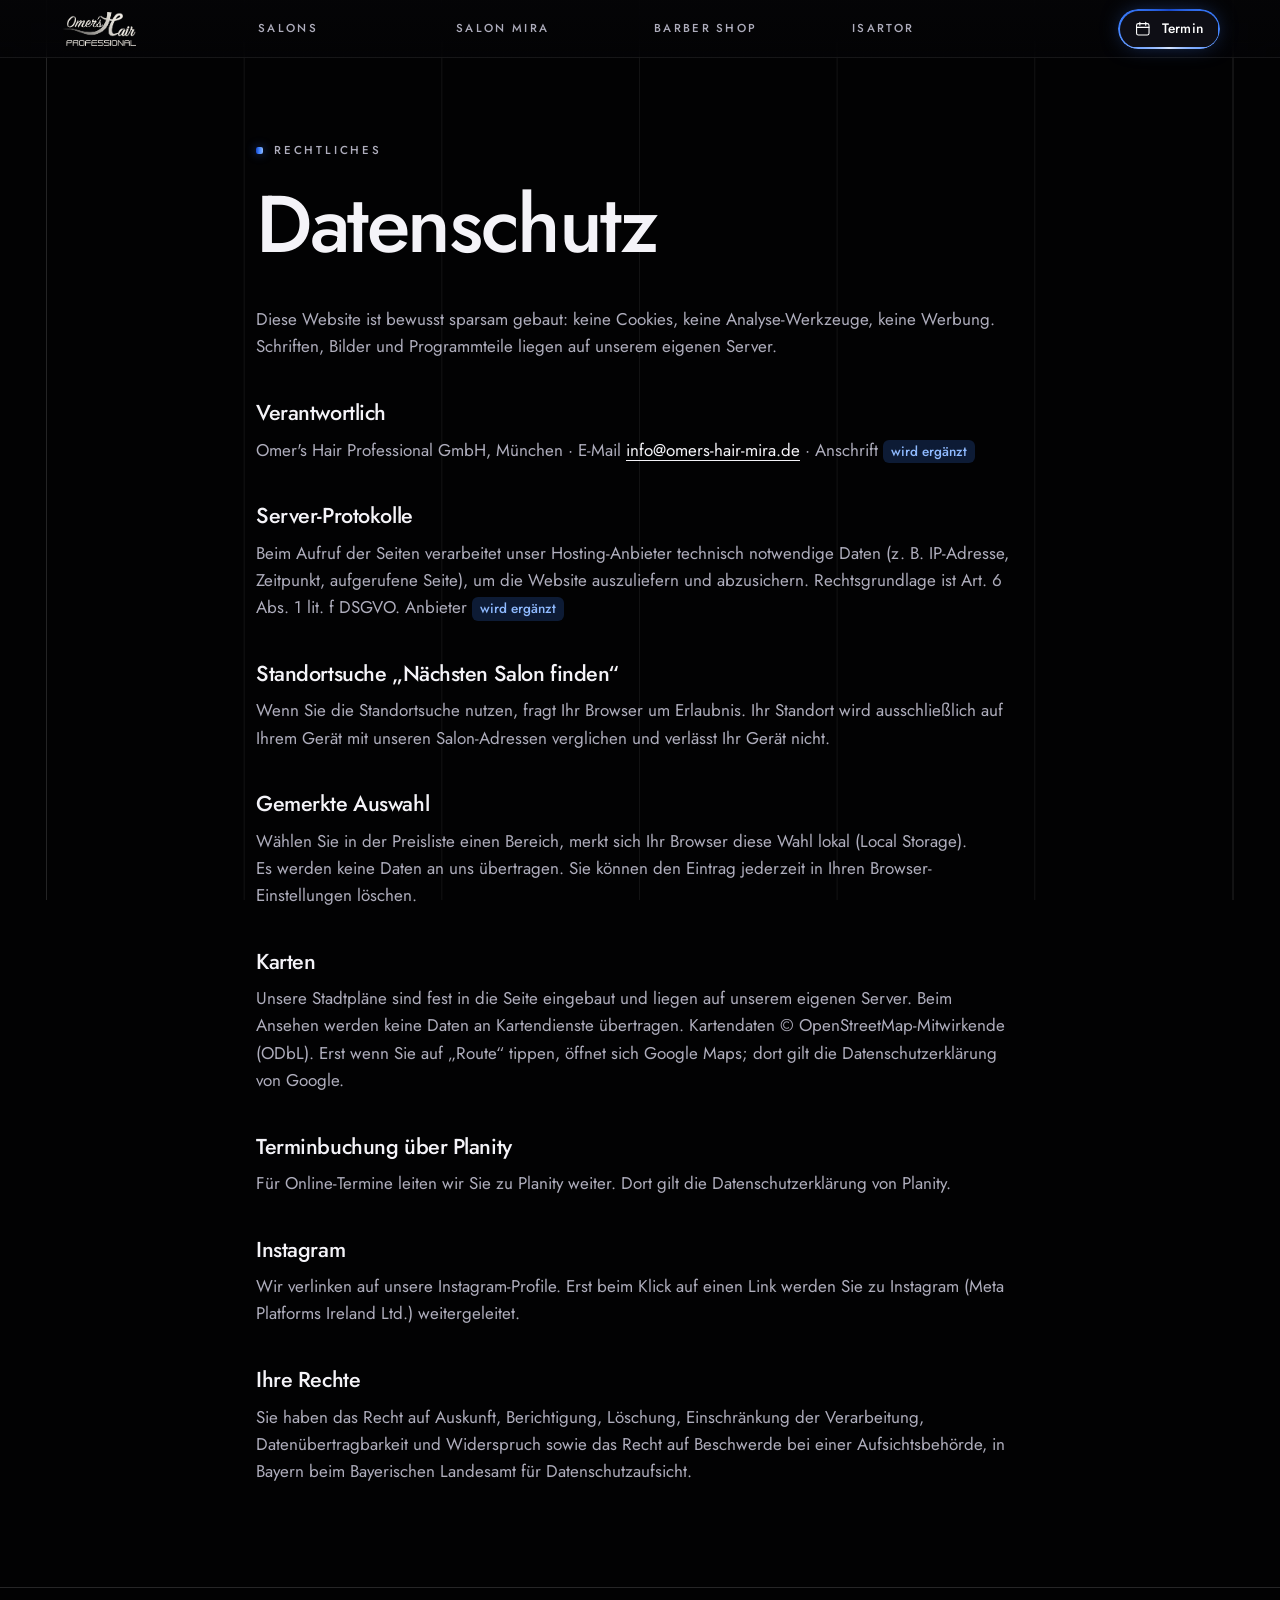
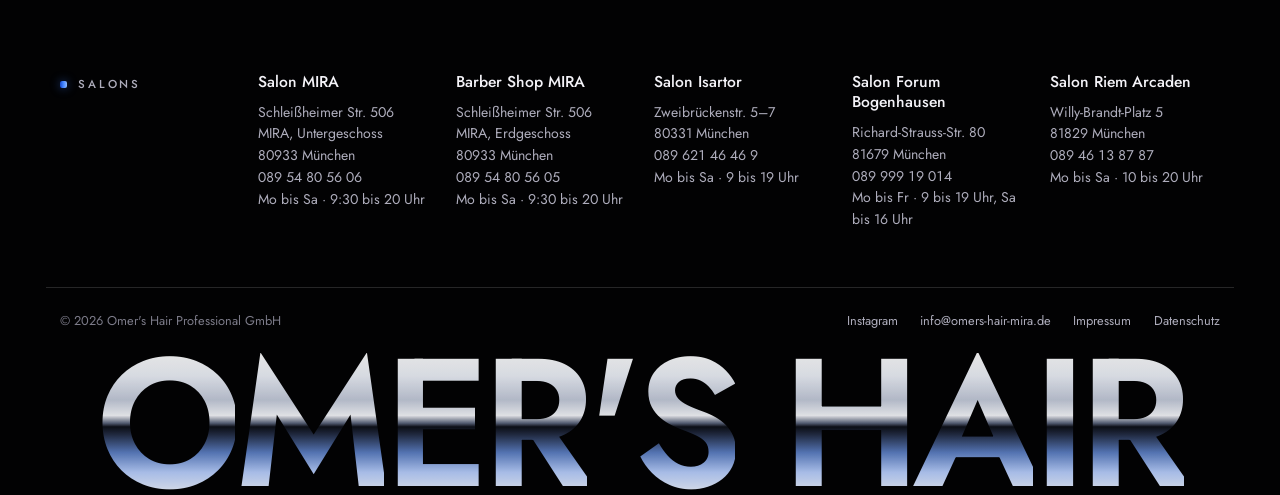
<file: datenschutz/index.html>
<!doctype html>
<html lang="de" class="js-aus">
<head>
<meta charset="utf-8">
<meta name="viewport" content="width=device-width, initial-scale=1, viewport-fit=cover">
<script>(function(d){try{if(matchMedia('(prefers-reduced-motion: reduce)').matches)return;d.dataset.vorhang='zu';var k='oh-vorhang';if(sessionStorage.getItem(k))d.dataset.vorhangArt='kurz';sessionStorage.setItem(k,'1')}catch(e){}})(document.documentElement)</script>
<title>Datenschutz | Omer&#x27;s Hair Professional</title>
<meta name="description" content="Datenschutzerklärung der Omer&#x27;s Hair Professional GmbH.">
<meta name="robots" content="noindex, nofollow">
<meta name="theme-color" content="#050507">
<meta property="og:type" content="website">
<meta property="og:locale" content="de_DE">
<meta property="og:site_name" content="Omer's Hair Professional">
<meta property="og:title" content="Datenschutz | Omer&#x27;s Hair Professional">
<meta property="og:description" content="Datenschutzerklärung der Omer&#x27;s Hair Professional GmbH.">
<meta property="og:image" content="../assets/img/front-mira-1600.webp">
<link rel="icon" href="../assets/img/icon-32.png" sizes="32x32">
<link rel="icon" href="../assets/img/icon-512.png" sizes="512x512">
<link rel="apple-touch-icon" href="../assets/img/icon-180.png">
<link rel="preload" href="../assets/fonts/jost-latin-wght-normal.woff2" as="font" type="font/woff2" crossorigin>
<link rel="stylesheet" href="../assets/css/site.css?v=7ae01cae">
<script src="../assets/js/site.js?v=ec7d64fb" defer></script>
</head>
<body>
<div class="vorhang" aria-hidden="true">
  <div class="vorhang-spalten"><i></i><i></i><i></i><i></i><i></i><i></i></div>
  <div class="vorhang-mitte"><img src="../assets/img/logo-hell.webp" alt="" width="398" height="178"><span class="vorhang-zahl">000</span></div>
</div>
<a class="sprung" href="#inhalt">Zum Inhalt springen</a>
<div class="raster" aria-hidden="true"></div>
<header class="kopf">
  <div class="huelle kopf-innen">
    <a class="marke" href="../index.html" aria-label="Omer's Hair Professional – Startseite"><img src="../assets/img/logo-hell.webp" alt="Omer's Hair Professional" width="398" height="178"></a>
    <nav class="spalten" aria-label="Hauptnavigation"><a href="../index.html#salons">Salons</a><a href="../mira/">Salon MIRA</a><a href="../barber-mira/">Barber Shop</a><a href="../isartor/">Isartor</a></nav>
    <div class="kopf-termin"><a class="knopf knopf-klein" href="../index.html#salons"><svg class="ico" viewBox="0 0 24 24" fill="none" stroke="currentColor" stroke-width="1.5" stroke-linecap="round" aria-hidden="true"><rect x="3.5" y="5" width="17" height="15.5" rx="2.5"/><path d="M3.5 10h17M8 3v4M16 3v4"/></svg><span>Termin</span></a></div>
    <button class="kopf-menue" type="button" popovertarget="menue" aria-label="Menü öffnen"><span></span></button>
  </div>
</header>
<div class="menue" id="menue" popover>
  <button class="menue-zu" type="button" popovertarget="menue" popovertargetaction="hide" aria-label="Menü schließen"><svg viewBox="0 0 24 24" fill="none" stroke="currentColor" stroke-width="1.5" stroke-linecap="round" aria-hidden="true"><path d="M6 6l12 12M18 6 6 18"/></svg></button>
  <nav aria-label="Menü"><ul><li><a href="../index.html#salons">Salons<small>01</small></a></li><li><a href="../mira/">Salon MIRA<small>02</small></a></li><li><a href="../barber-mira/">Barber Shop<small>03</small></a></li><li><a href="../isartor/">Isartor<small>04</small></a></li><li><a href="../impressum/">Impressum<small>05</small></a></li></ul></nav>
  <div class="knoepfe"><a class="knopf" href="../index.html#salons"><svg class="ico" viewBox="0 0 24 24" fill="none" stroke="currentColor" stroke-width="1.5" stroke-linecap="round" aria-hidden="true"><rect x="3.5" y="5" width="17" height="15.5" rx="2.5"/><path d="M3.5 10h17M8 3v4M16 3v4"/></svg><span>Termin buchen</span></a>
  <a class="knopf-still" href="https://www.instagram.com/omers_hair_professional/" rel="noopener"><svg class="ico" viewBox="0 0 24 24" fill="none" stroke="currentColor" stroke-width="1.5" aria-hidden="true"><rect x="3.5" y="3.5" width="17" height="17" rx="5"/><circle cx="12" cy="12" r="3.9"/><circle cx="17.2" cy="6.8" r=".9" fill="currentColor" stroke="none"/></svg><span>Instagram</span></a></div>
</div>
<main id="inhalt" class="recht">
  <div class="huelle recht-innen">
    <p class="etikett">Rechtliches</p>
    <h1>Datenschutz</h1>
    
    <p>Diese Website ist bewusst sparsam gebaut: keine Cookies, keine Analyse-Werkzeuge, keine Werbung. Schriften, Bilder und Programmteile liegen auf unserem eigenen Server.</p>
    <h2>Verantwortlich</h2>
    <p>Omer&#x27;s Hair Professional GmbH, München · E-Mail <a href="mailto:info@omers-hair-mira.de">info@omers-hair-mira.de</a> · Anschrift <span class="offen-markierung">wird ergänzt</span></p>
    <h2>Server-Protokolle</h2>
    <p>Beim Aufruf der Seiten verarbeitet unser Hosting-Anbieter technisch notwendige Daten (z. B. IP-Adresse, Zeitpunkt, aufgerufene Seite), um die Website auszuliefern und abzusichern. Rechtsgrundlage ist Art. 6 Abs. 1 lit. f DSGVO. Anbieter <span class="offen-markierung">wird ergänzt</span></p>
    <h2>Standortsuche „Nächsten Salon finden“</h2>
    <p>Wenn Sie die Standortsuche nutzen, fragt Ihr Browser um Erlaubnis. Ihr Standort wird ausschließlich auf Ihrem Gerät mit unseren Salon-Adressen verglichen und verlässt Ihr Gerät nicht.</p>
    <h2>Gemerkte Auswahl</h2>
    <p>Wählen Sie in der Preisliste einen Bereich, merkt sich Ihr Browser diese Wahl lokal (Local Storage). Es werden keine Daten an uns übertragen. Sie können den Eintrag jederzeit in Ihren Browser-Einstellungen löschen.</p>
    <h2>Karten</h2>
    <p>Unsere Stadtpläne sind fest in die Seite eingebaut und liegen auf unserem eigenen Server. Beim Ansehen werden keine Daten an Kartendienste übertragen. Kartendaten © OpenStreetMap-Mitwirkende (ODbL). Erst wenn Sie auf „Route“ tippen, öffnet sich Google Maps; dort gilt die Datenschutzerklärung von Google.</p>
    <h2>Terminbuchung über Planity</h2>
    <p>Für Online-Termine leiten wir Sie zu Planity weiter. Dort gilt die Datenschutzerklärung von Planity.</p>
    <h2>Instagram</h2>
    <p>Wir verlinken auf unsere Instagram-Profile. Erst beim Klick auf einen Link werden Sie zu Instagram (Meta Platforms Ireland Ltd.) weitergeleitet.</p>
    <h2>Ihre Rechte</h2>
    <p>Sie haben das Recht auf Auskunft, Berichtigung, Löschung, Einschränkung der Verarbeitung, Datenübertragbarkeit und Widerspruch sowie das Recht auf Beschwerde bei einer Aufsichtsbehörde, in Bayern beim Bayerischen Landesamt für Datenschutzaufsicht.</p>

  </div>
</main>
<footer class="fuss">
  <div class="huelle">
    <ul class="fuss-orte"><li class="fuss-etikett"><span class="etikett">Salons</span></li><li><h3><a href="../mira/">Salon MIRA</a></h3><address>Schleißheimer Str. 506<br>MIRA, Untergeschoss<br>80933 München</address>
<p><a class="tel" href="tel:+498954805606">089 54 80 56 06</a><br>Mo bis Sa · 9:30 bis 20 Uhr</p></li><li><h3><a href="../barber-mira/">Barber Shop MIRA</a></h3><address>Schleißheimer Str. 506<br>MIRA, Erdgeschoss<br>80933 München</address>
<p><a class="tel" href="tel:+498954805605">089 54 80 56 05</a><br>Mo bis Sa · 9:30 bis 20 Uhr</p></li><li><h3><a href="../isartor/">Salon Isartor</a></h3><address>Zweibrückenstr. 5–7<br>80331 München</address>
<p><a class="tel" href="tel:+498962146469">089 621 46 46 9</a><br>Mo bis Sa · 9 bis 19 Uhr</p></li><li><h3><a href="https://omers-hair.de/friseur-muenchen-bogenhausen-im-forum/" rel="noopener">Salon Forum Bogenhausen <span class="nur-vorleser">(omers-hair.de)</span></a></h3><address>Richard-Strauss-Str. 80<br>81679 München</address>
<p><a class="tel" href="tel:+498999919014">089 999 19 014</a><br>Mo bis Fr · 9 bis 19 Uhr, Sa bis 16 Uhr</p></li><li><h3><a href="https://omers-hair.de/salon-riem-arcaden/" rel="noopener">Salon Riem Arcaden <span class="nur-vorleser">(omers-hair.de)</span></a></h3><address>Willy-Brandt-Platz 5<br>81829 München</address>
<p><a class="tel" href="tel:+498946138787">089 46 13 87 87</a><br>Mo bis Sa · 10 bis 20 Uhr</p></li></ul>
    <div class="fuss-unten">
      <span>© <span data-jahr>2026</span> Omer&#x27;s Hair Professional GmbH</span>
      <ul>
        <li><a href="https://www.instagram.com/omers_hair_professional/" rel="noopener">Instagram</a></li>
        <li><a href="mailto:info@omers-hair-mira.de">info@omers-hair-mira.de</a></li>
        <li><a href="../impressum/">Impressum</a></li>
        <li><a href="../datenschutz/">Datenschutz</a></li>
      </ul>
    </div>
    <p class="riesen marke-text " aria-hidden="true"><span class="w"><span class="b chrom" style="--b:0">O</span><span class="b chrom" style="--b:1">M</span><span class="b chrom" style="--b:2">E</span><span class="b chrom" style="--b:3">R</span><span class="b chrom" style="--b:4">&#x27;</span><span class="b chrom" style="--b:5">S</span></span> <span class="w"><span class="b chrom" style="--b:6">H</span><span class="b chrom" style="--b:7">A</span><span class="b chrom" style="--b:8">I</span><span class="b chrom" style="--b:9">R</span></span></p>
  </div>
</footer>
</body>
</html>
</file>
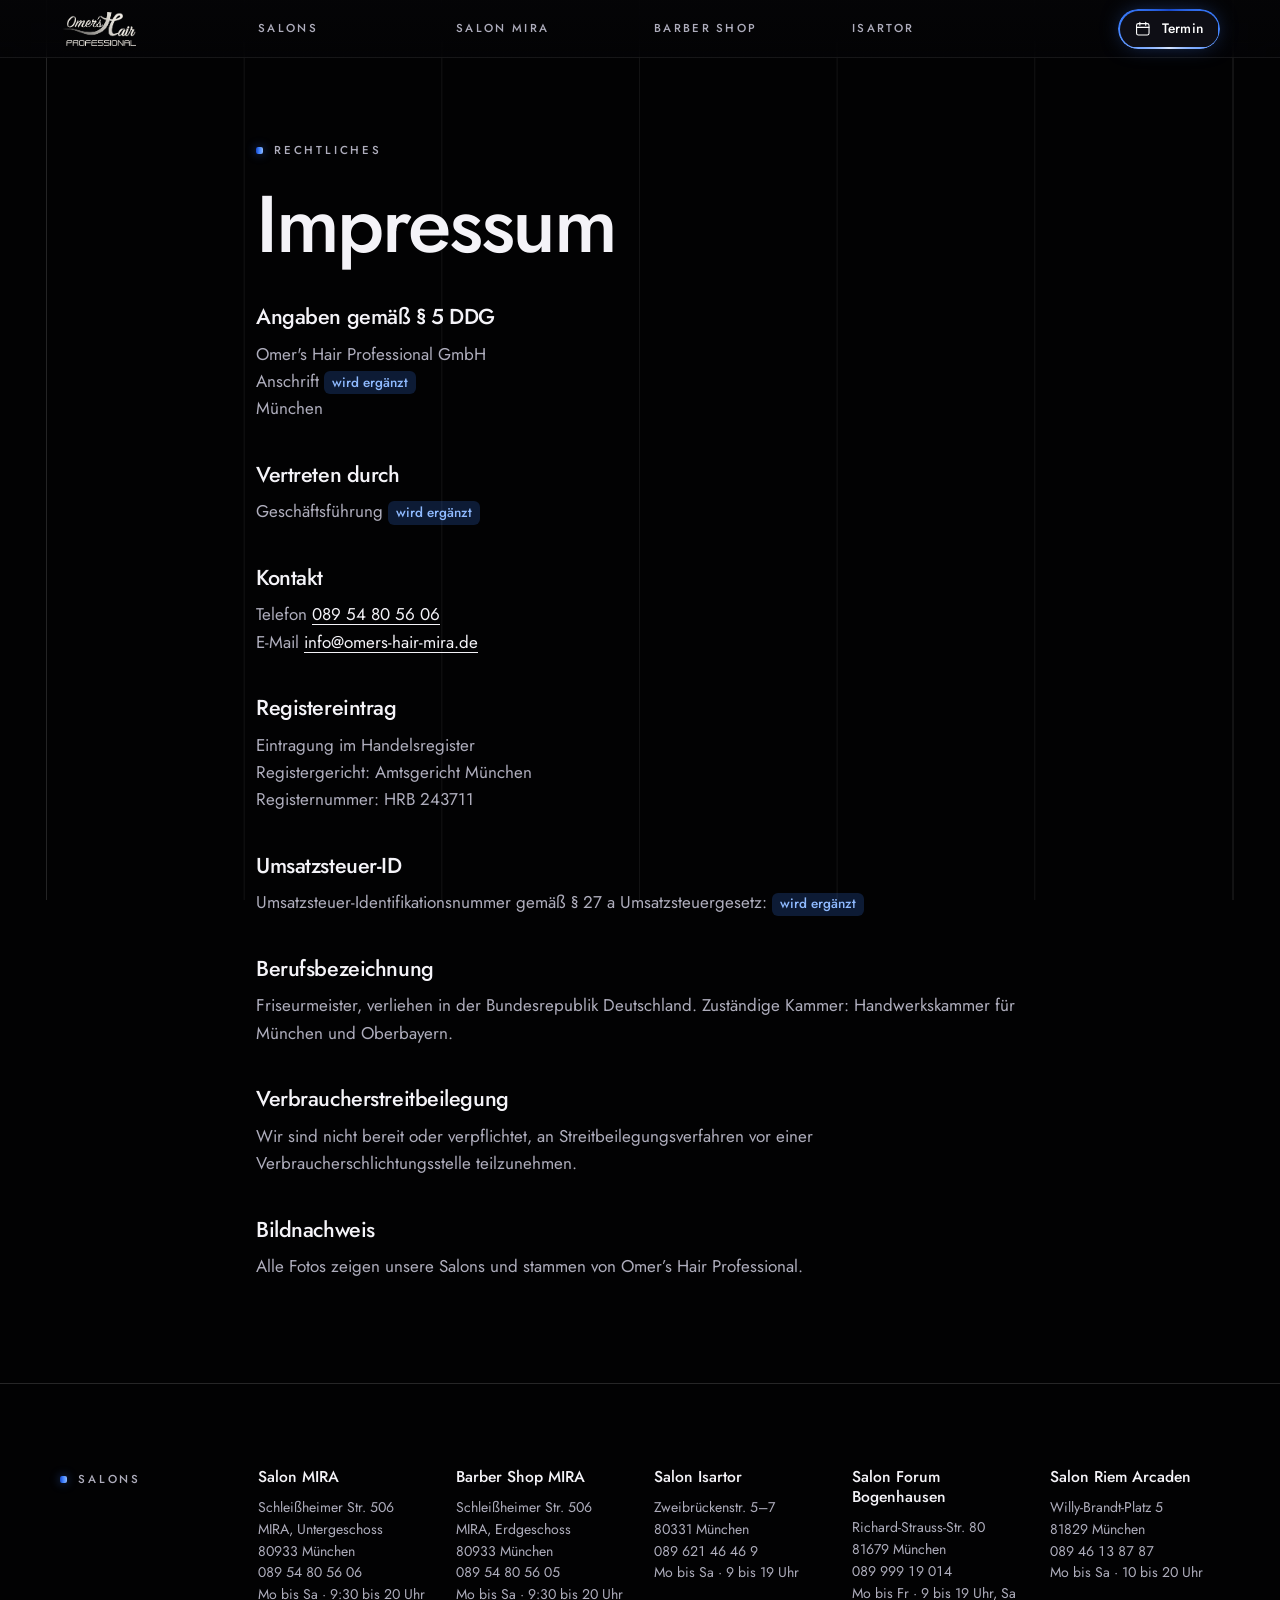
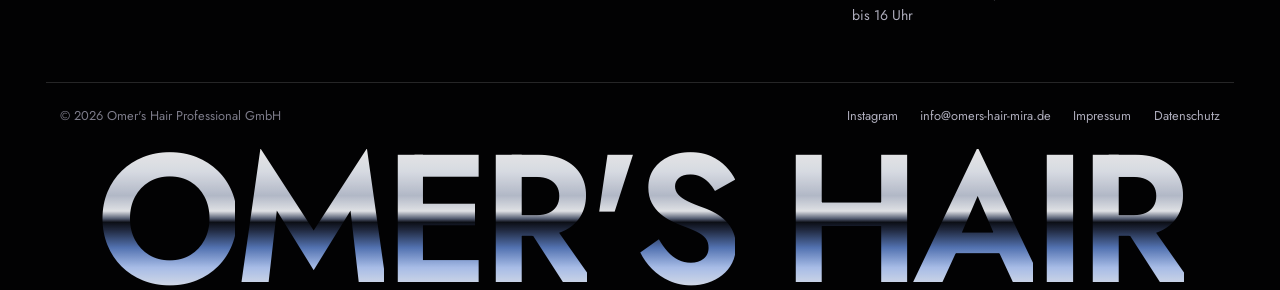
<file: impressum/index.html>
<!doctype html>
<html lang="de" class="js-aus">
<head>
<meta charset="utf-8">
<meta name="viewport" content="width=device-width, initial-scale=1, viewport-fit=cover">
<script>(function(d){try{if(matchMedia('(prefers-reduced-motion: reduce)').matches)return;d.dataset.vorhang='zu';var k='oh-vorhang';if(sessionStorage.getItem(k))d.dataset.vorhangArt='kurz';sessionStorage.setItem(k,'1')}catch(e){}})(document.documentElement)</script>
<title>Impressum | Omer&#x27;s Hair Professional</title>
<meta name="description" content="Impressum der Omer&#x27;s Hair Professional GmbH, München.">
<meta name="robots" content="noindex, nofollow">
<meta name="theme-color" content="#050507">
<meta property="og:type" content="website">
<meta property="og:locale" content="de_DE">
<meta property="og:site_name" content="Omer's Hair Professional">
<meta property="og:title" content="Impressum | Omer&#x27;s Hair Professional">
<meta property="og:description" content="Impressum der Omer&#x27;s Hair Professional GmbH, München.">
<meta property="og:image" content="../assets/img/front-mira-1600.webp">
<link rel="icon" href="../assets/img/icon-32.png" sizes="32x32">
<link rel="icon" href="../assets/img/icon-512.png" sizes="512x512">
<link rel="apple-touch-icon" href="../assets/img/icon-180.png">
<link rel="preload" href="../assets/fonts/jost-latin-wght-normal.woff2" as="font" type="font/woff2" crossorigin>
<link rel="stylesheet" href="../assets/css/site.css?v=7ae01cae">
<script src="../assets/js/site.js?v=ec7d64fb" defer></script>
</head>
<body>
<div class="vorhang" aria-hidden="true">
  <div class="vorhang-spalten"><i></i><i></i><i></i><i></i><i></i><i></i></div>
  <div class="vorhang-mitte"><img src="../assets/img/logo-hell.webp" alt="" width="398" height="178"><span class="vorhang-zahl">000</span></div>
</div>
<a class="sprung" href="#inhalt">Zum Inhalt springen</a>
<div class="raster" aria-hidden="true"></div>
<header class="kopf">
  <div class="huelle kopf-innen">
    <a class="marke" href="../index.html" aria-label="Omer's Hair Professional – Startseite"><img src="../assets/img/logo-hell.webp" alt="Omer's Hair Professional" width="398" height="178"></a>
    <nav class="spalten" aria-label="Hauptnavigation"><a href="../index.html#salons">Salons</a><a href="../mira/">Salon MIRA</a><a href="../barber-mira/">Barber Shop</a><a href="../isartor/">Isartor</a></nav>
    <div class="kopf-termin"><a class="knopf knopf-klein" href="../index.html#salons"><svg class="ico" viewBox="0 0 24 24" fill="none" stroke="currentColor" stroke-width="1.5" stroke-linecap="round" aria-hidden="true"><rect x="3.5" y="5" width="17" height="15.5" rx="2.5"/><path d="M3.5 10h17M8 3v4M16 3v4"/></svg><span>Termin</span></a></div>
    <button class="kopf-menue" type="button" popovertarget="menue" aria-label="Menü öffnen"><span></span></button>
  </div>
</header>
<div class="menue" id="menue" popover>
  <button class="menue-zu" type="button" popovertarget="menue" popovertargetaction="hide" aria-label="Menü schließen"><svg viewBox="0 0 24 24" fill="none" stroke="currentColor" stroke-width="1.5" stroke-linecap="round" aria-hidden="true"><path d="M6 6l12 12M18 6 6 18"/></svg></button>
  <nav aria-label="Menü"><ul><li><a href="../index.html#salons">Salons<small>01</small></a></li><li><a href="../mira/">Salon MIRA<small>02</small></a></li><li><a href="../barber-mira/">Barber Shop<small>03</small></a></li><li><a href="../isartor/">Isartor<small>04</small></a></li><li><a href="../impressum/">Impressum<small>05</small></a></li></ul></nav>
  <div class="knoepfe"><a class="knopf" href="../index.html#salons"><svg class="ico" viewBox="0 0 24 24" fill="none" stroke="currentColor" stroke-width="1.5" stroke-linecap="round" aria-hidden="true"><rect x="3.5" y="5" width="17" height="15.5" rx="2.5"/><path d="M3.5 10h17M8 3v4M16 3v4"/></svg><span>Termin buchen</span></a>
  <a class="knopf-still" href="https://www.instagram.com/omers_hair_professional/" rel="noopener"><svg class="ico" viewBox="0 0 24 24" fill="none" stroke="currentColor" stroke-width="1.5" aria-hidden="true"><rect x="3.5" y="3.5" width="17" height="17" rx="5"/><circle cx="12" cy="12" r="3.9"/><circle cx="17.2" cy="6.8" r=".9" fill="currentColor" stroke="none"/></svg><span>Instagram</span></a></div>
</div>
<main id="inhalt" class="recht">
  <div class="huelle recht-innen">
    <p class="etikett">Rechtliches</p>
    <h1>Impressum</h1>
    
    <h2>Angaben gemäß § 5 DDG</h2>
    <p>Omer&#x27;s Hair Professional GmbH<br>Anschrift <span class="offen-markierung">wird ergänzt</span><br>München</p>
    <h2>Vertreten durch</h2>
    <p>Geschäftsführung <span class="offen-markierung">wird ergänzt</span></p>
    <h2>Kontakt</h2>
    <p>Telefon <a href="tel:+498954805606">089 54 80 56 06</a><br>E-Mail <a href="mailto:info@omers-hair-mira.de">info@omers-hair-mira.de</a></p>
    <h2>Registereintrag</h2>
    <p>Eintragung im Handelsregister<br>Registergericht: Amtsgericht München<br>Registernummer: HRB 243711</p>
    <h2>Umsatzsteuer-ID</h2>
    <p>Umsatzsteuer-Identifikationsnummer gemäß § 27 a Umsatzsteuergesetz: <span class="offen-markierung">wird ergänzt</span></p>
    <h2>Berufsbezeichnung</h2>
    <p>Friseurmeister, verliehen in der Bundesrepublik Deutschland. Zuständige Kammer: Handwerkskammer für München und Oberbayern.</p>
    <h2>Verbraucherstreitbeilegung</h2>
    <p>Wir sind nicht bereit oder verpflichtet, an Streitbeilegungsverfahren vor einer Verbraucherschlichtungsstelle teilzunehmen.</p>
    <h2>Bildnachweis</h2>
    <p>Alle Fotos zeigen unsere Salons und stammen von Omer’s Hair Professional.</p>

  </div>
</main>
<footer class="fuss">
  <div class="huelle">
    <ul class="fuss-orte"><li class="fuss-etikett"><span class="etikett">Salons</span></li><li><h3><a href="../mira/">Salon MIRA</a></h3><address>Schleißheimer Str. 506<br>MIRA, Untergeschoss<br>80933 München</address>
<p><a class="tel" href="tel:+498954805606">089 54 80 56 06</a><br>Mo bis Sa · 9:30 bis 20 Uhr</p></li><li><h3><a href="../barber-mira/">Barber Shop MIRA</a></h3><address>Schleißheimer Str. 506<br>MIRA, Erdgeschoss<br>80933 München</address>
<p><a class="tel" href="tel:+498954805605">089 54 80 56 05</a><br>Mo bis Sa · 9:30 bis 20 Uhr</p></li><li><h3><a href="../isartor/">Salon Isartor</a></h3><address>Zweibrückenstr. 5–7<br>80331 München</address>
<p><a class="tel" href="tel:+498962146469">089 621 46 46 9</a><br>Mo bis Sa · 9 bis 19 Uhr</p></li><li><h3><a href="https://omers-hair.de/friseur-muenchen-bogenhausen-im-forum/" rel="noopener">Salon Forum Bogenhausen <span class="nur-vorleser">(omers-hair.de)</span></a></h3><address>Richard-Strauss-Str. 80<br>81679 München</address>
<p><a class="tel" href="tel:+498999919014">089 999 19 014</a><br>Mo bis Fr · 9 bis 19 Uhr, Sa bis 16 Uhr</p></li><li><h3><a href="https://omers-hair.de/salon-riem-arcaden/" rel="noopener">Salon Riem Arcaden <span class="nur-vorleser">(omers-hair.de)</span></a></h3><address>Willy-Brandt-Platz 5<br>81829 München</address>
<p><a class="tel" href="tel:+498946138787">089 46 13 87 87</a><br>Mo bis Sa · 10 bis 20 Uhr</p></li></ul>
    <div class="fuss-unten">
      <span>© <span data-jahr>2026</span> Omer&#x27;s Hair Professional GmbH</span>
      <ul>
        <li><a href="https://www.instagram.com/omers_hair_professional/" rel="noopener">Instagram</a></li>
        <li><a href="mailto:info@omers-hair-mira.de">info@omers-hair-mira.de</a></li>
        <li><a href="../impressum/">Impressum</a></li>
        <li><a href="../datenschutz/">Datenschutz</a></li>
      </ul>
    </div>
    <p class="riesen marke-text " aria-hidden="true"><span class="w"><span class="b chrom" style="--b:0">O</span><span class="b chrom" style="--b:1">M</span><span class="b chrom" style="--b:2">E</span><span class="b chrom" style="--b:3">R</span><span class="b chrom" style="--b:4">&#x27;</span><span class="b chrom" style="--b:5">S</span></span> <span class="w"><span class="b chrom" style="--b:6">H</span><span class="b chrom" style="--b:7">A</span><span class="b chrom" style="--b:8">I</span><span class="b chrom" style="--b:9">R</span></span></p>
  </div>
</footer>
</body>
</html>
</file>
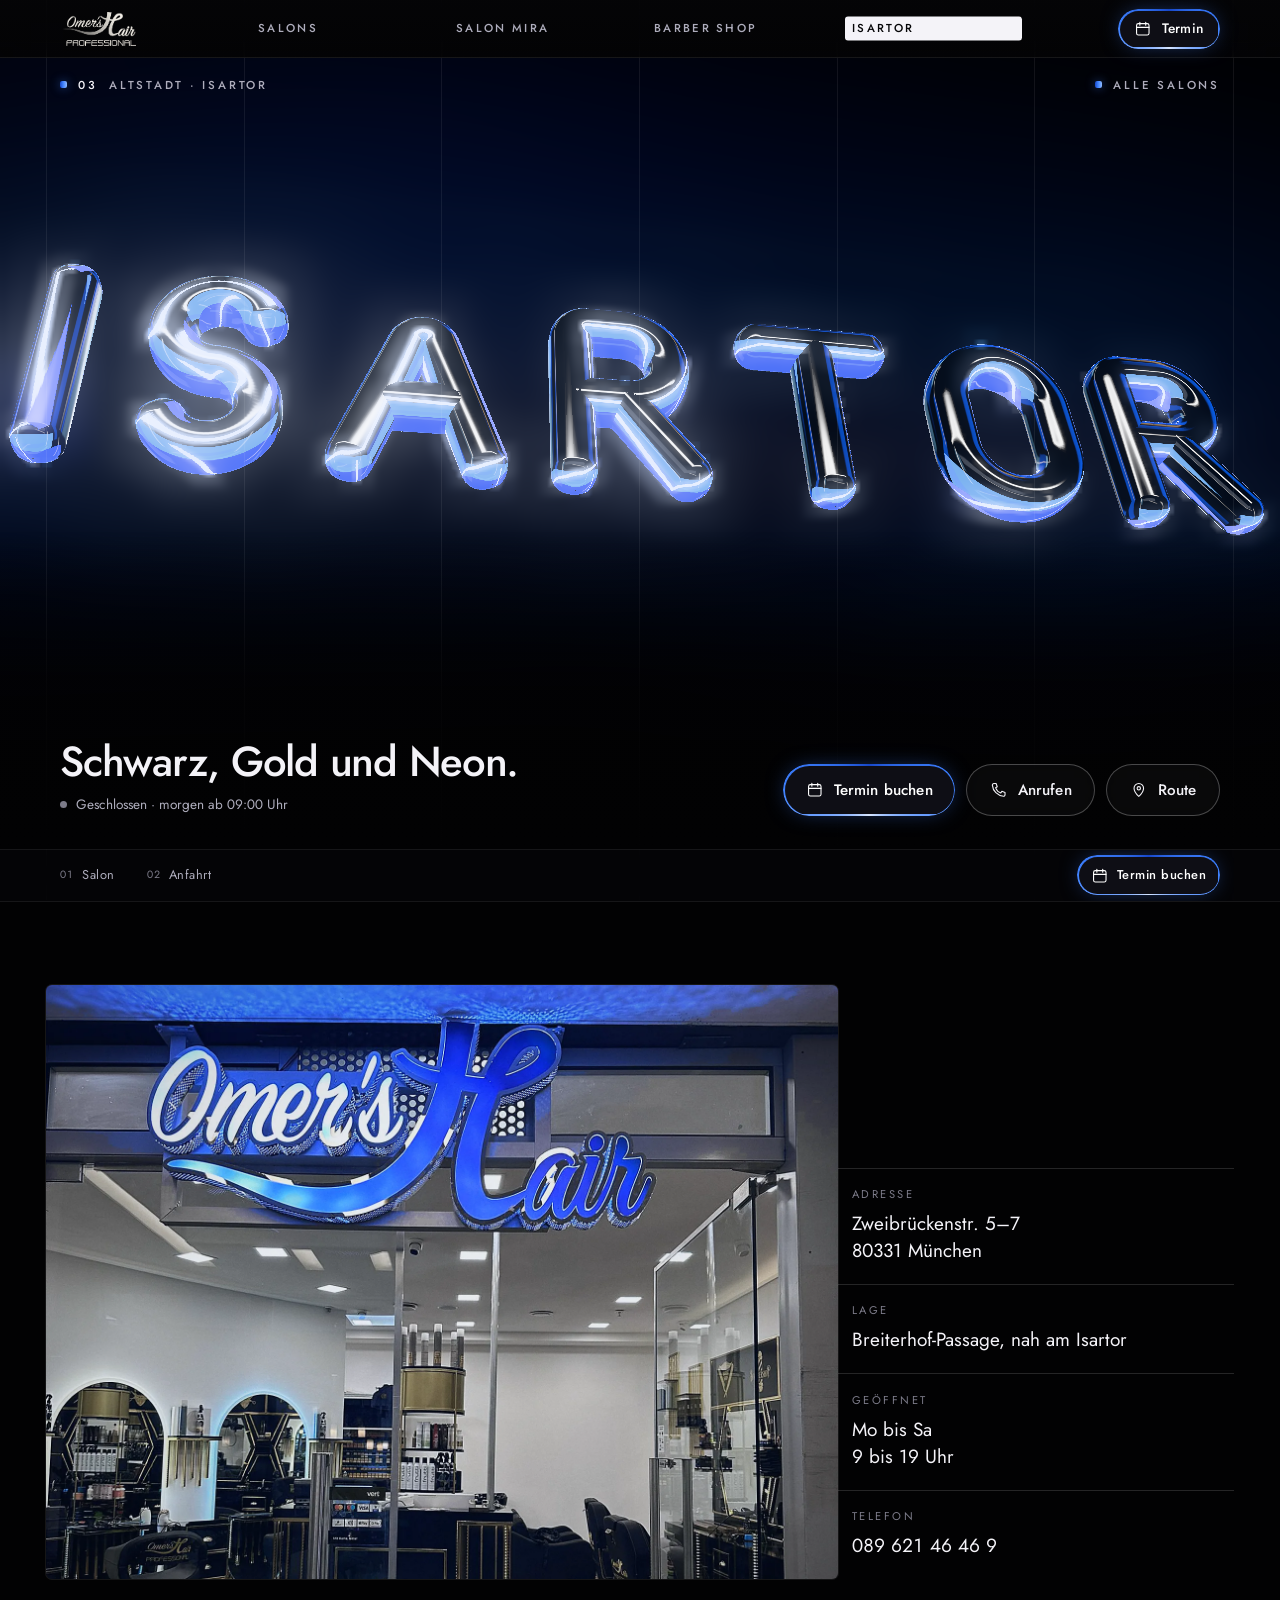
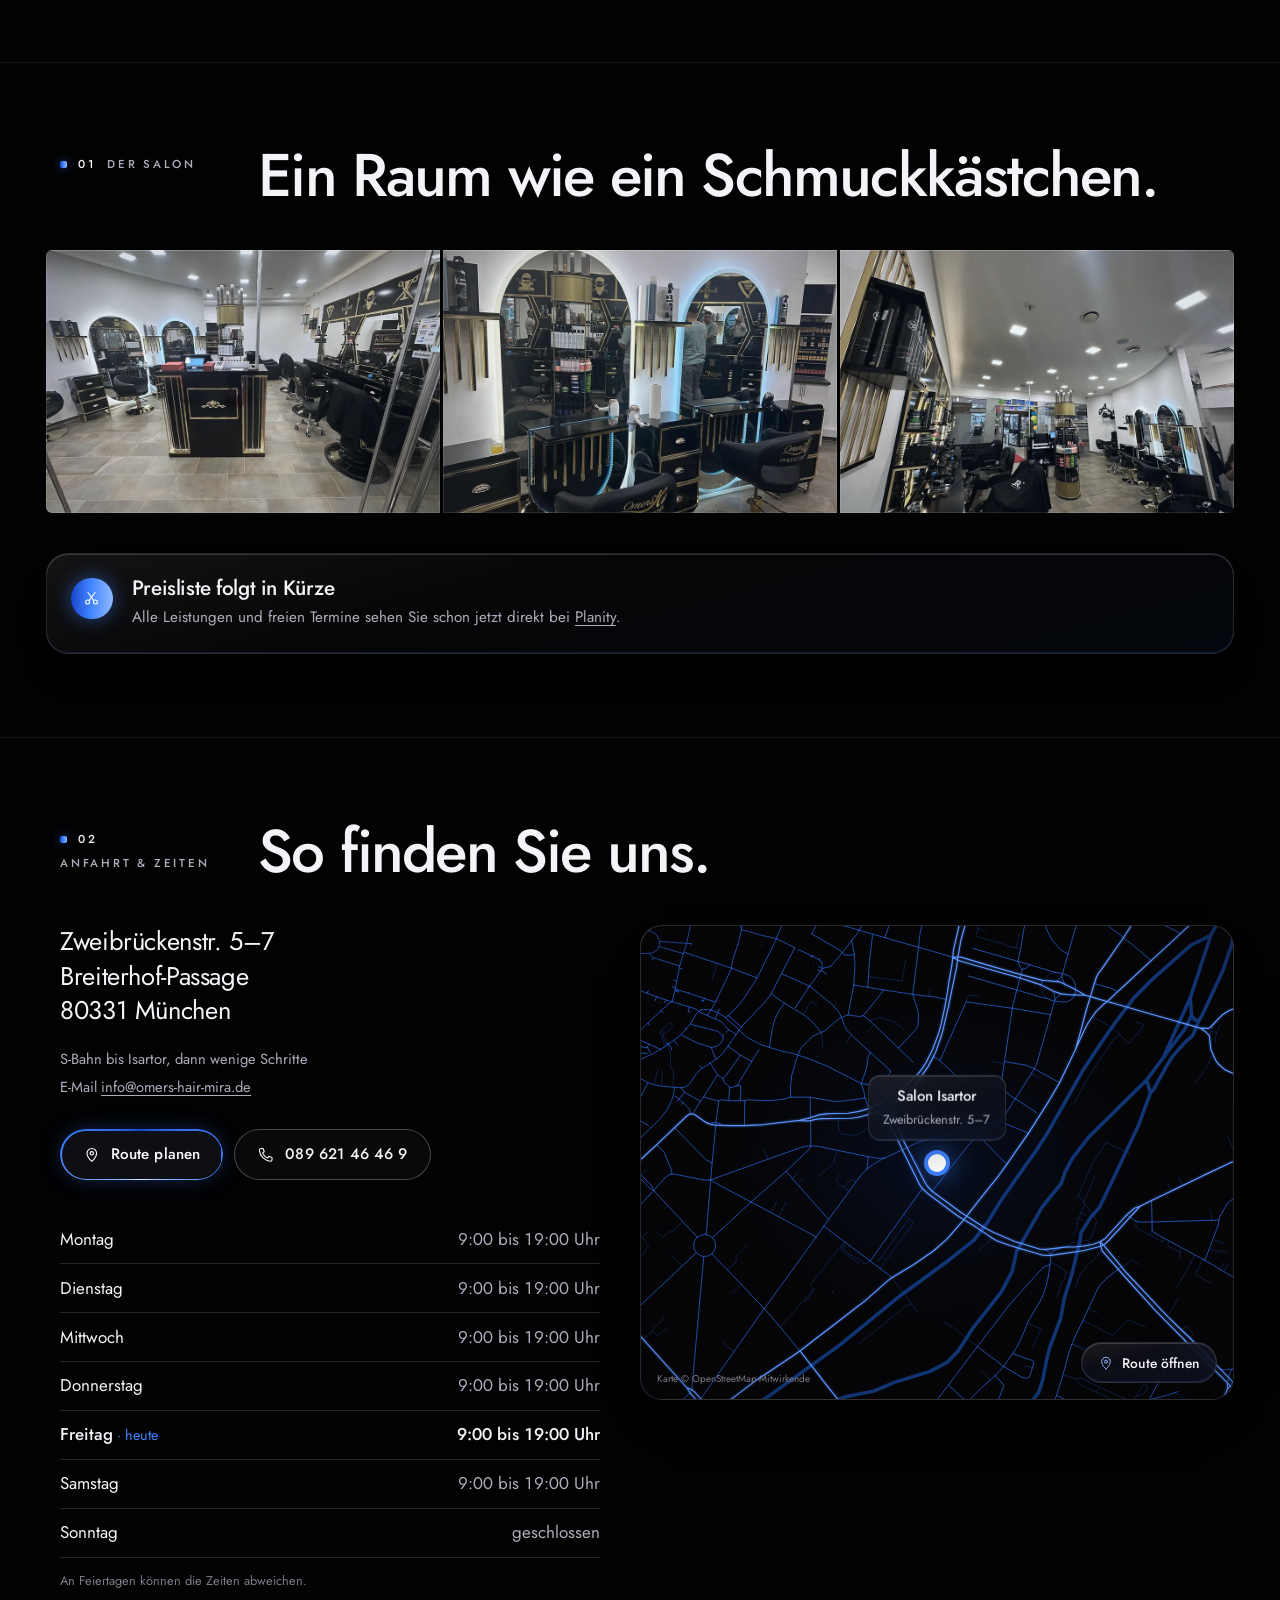
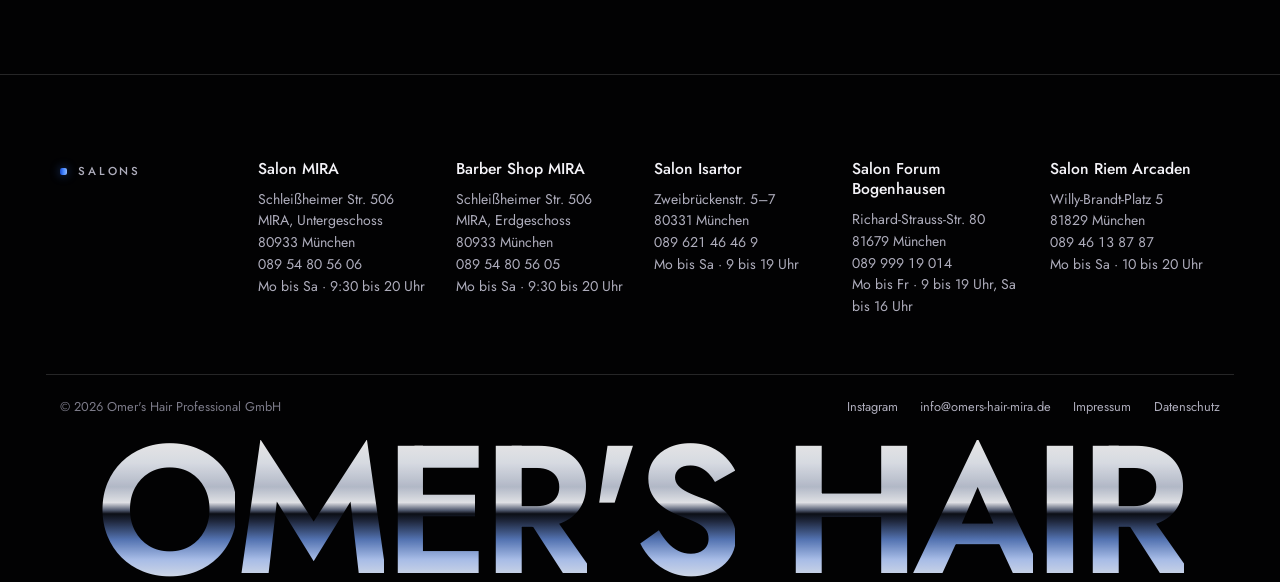
<file: isartor/index.html>
<!doctype html>
<html lang="de" class="js-aus">
<head>
<meta charset="utf-8">
<meta name="viewport" content="width=device-width, initial-scale=1, viewport-fit=cover">
<script>(function(d){try{if(matchMedia('(prefers-reduced-motion: reduce)').matches)return;d.dataset.vorhang='zu';var k='oh-vorhang';if(sessionStorage.getItem(k))d.dataset.vorhangArt='kurz';sessionStorage.setItem(k,'1')}catch(e){}})(document.documentElement)</script>
<title>Salon Isartor – Friseur in der Altstadt München | Omer&#x27;s Hair</title>
<meta name="description" content="Friseur am Isartor: Zweibrückenstr. 5–7 (Breiterhof-Passage), 80331 München. Schnitt, Farbe und Styling. Mo bis Sa 9 bis 19 Uhr. Online buchen.">
<meta name="robots" content="noindex, nofollow">
<meta name="theme-color" content="#050507">
<meta property="og:type" content="website">
<meta property="og:locale" content="de_DE">
<meta property="og:site_name" content="Omer's Hair Professional">
<meta property="og:title" content="Salon Isartor – Friseur in der Altstadt München | Omer&#x27;s Hair">
<meta property="og:description" content="Friseur am Isartor: Zweibrückenstr. 5–7 (Breiterhof-Passage), 80331 München. Schnitt, Farbe und Styling. Mo bis Sa 9 bis 19 Uhr. Online buchen.">
<meta property="og:image" content="../assets/img/front-isartor-1600.webp">
<link rel="icon" href="../assets/img/icon-32.png" sizes="32x32">
<link rel="icon" href="../assets/img/icon-512.png" sizes="512x512">
<link rel="apple-touch-icon" href="../assets/img/icon-180.png">
<link rel="preload" href="../assets/fonts/jost-latin-wght-normal.woff2" as="font" type="font/woff2" crossorigin>
<link rel="preload" as="image" href="../assets/img/glas-isartor-quer.webp?v=24bc9af7" fetchpriority="high">
<link rel="stylesheet" href="../assets/css/site.css?v=7ae01cae">
<script src="../assets/js/site.js?v=ec7d64fb" defer></script>
<script type="module" src="../assets/js/glas3d.js?v=a464be2b"></script>
<script type="application/ld+json">{"@context":"https://schema.org","@type":"HairSalon","name":"Omer's Hair Professional – Salon Isartor","image":"../assets/img/front-isartor-1600.webp","telephone":"+498962146469","email":"info@omers-hair-mira.de","address":{"@type":"PostalAddress","streetAddress":"Zweibrückenstr. 5–7, Breiterhof-Passage","postalCode":"80331","addressLocality":"München","addressCountry":"DE"},"geo":{"@type":"GeoCoordinates","latitude":48.1335879,"longitude":11.5839159},"openingHoursSpecification":[{"@type":"OpeningHoursSpecification","dayOfWeek":"Monday","opens":"09:00","closes":"19:00"},{"@type":"OpeningHoursSpecification","dayOfWeek":"Tuesday","opens":"09:00","closes":"19:00"},{"@type":"OpeningHoursSpecification","dayOfWeek":"Wednesday","opens":"09:00","closes":"19:00"},{"@type":"OpeningHoursSpecification","dayOfWeek":"Thursday","opens":"09:00","closes":"19:00"},{"@type":"OpeningHoursSpecification","dayOfWeek":"Friday","opens":"09:00","closes":"19:00"},{"@type":"OpeningHoursSpecification","dayOfWeek":"Saturday","opens":"09:00","closes":"19:00"}],"sameAs":["https://www.instagram.com/omers_hair_professional/"],"parentOrganization":{"@type":"Organization","name":"Omer's Hair Professional GmbH"},"potentialAction":{"@type":"ReserveAction","target":"https://www.planity.com/de-DE/friseur-omers-hair-isartor-80331-munchen"}}</script>
</head>
<body>
<div class="vorhang" aria-hidden="true">
  <div class="vorhang-spalten"><i></i><i></i><i></i><i></i><i></i><i></i></div>
  <div class="vorhang-mitte"><img src="../assets/img/logo-hell.webp" alt="" width="398" height="178"><span class="vorhang-zahl">000</span></div>
</div>
<a class="sprung" href="#inhalt">Zum Inhalt springen</a>
<div class="raster" aria-hidden="true"></div>
<header class="kopf">
  <div class="huelle kopf-innen">
    <a class="marke" href="../index.html" aria-label="Omer's Hair Professional – Startseite"><img src="../assets/img/logo-hell.webp" alt="Omer's Hair Professional" width="398" height="178"></a>
    <nav class="spalten" aria-label="Hauptnavigation"><a href="../index.html#salons">Salons</a><a href="../mira/">Salon MIRA</a><a href="../barber-mira/">Barber Shop</a><a href="../isartor/" aria-current="page">Isartor</a></nav>
    <div class="kopf-termin"><a class="knopf knopf-klein" href="https://www.planity.com/de-DE/friseur-omers-hair-isartor-80331-munchen" rel="noopener"><svg class="ico" viewBox="0 0 24 24" fill="none" stroke="currentColor" stroke-width="1.5" stroke-linecap="round" aria-hidden="true"><rect x="3.5" y="5" width="17" height="15.5" rx="2.5"/><path d="M3.5 10h17M8 3v4M16 3v4"/></svg><span>Termin</span></a></div>
    <button class="kopf-menue" type="button" popovertarget="menue" aria-label="Menü öffnen"><span></span></button>
  </div>
</header>
<div class="menue" id="menue" popover>
  <button class="menue-zu" type="button" popovertarget="menue" popovertargetaction="hide" aria-label="Menü schließen"><svg viewBox="0 0 24 24" fill="none" stroke="currentColor" stroke-width="1.5" stroke-linecap="round" aria-hidden="true"><path d="M6 6l12 12M18 6 6 18"/></svg></button>
  <nav aria-label="Menü"><ul><li><a href="../index.html#salons">Salons<small>01</small></a></li><li><a href="../mira/">Salon MIRA<small>02</small></a></li><li><a href="../barber-mira/">Barber Shop<small>03</small></a></li><li><a href="../isartor/" aria-current="page">Isartor<small>04</small></a></li><li><a href="../impressum/">Impressum<small>05</small></a></li></ul></nav>
  <div class="knoepfe"><a class="knopf" href="https://www.planity.com/de-DE/friseur-omers-hair-isartor-80331-munchen" rel="noopener"><svg class="ico" viewBox="0 0 24 24" fill="none" stroke="currentColor" stroke-width="1.5" stroke-linecap="round" aria-hidden="true"><rect x="3.5" y="5" width="17" height="15.5" rx="2.5"/><path d="M3.5 10h17M8 3v4M16 3v4"/></svg><span>Termin buchen</span></a>
  <a class="knopf-still" href="https://www.instagram.com/omers_hair_professional/" rel="noopener"><svg class="ico" viewBox="0 0 24 24" fill="none" stroke="currentColor" stroke-width="1.5" aria-hidden="true"><rect x="3.5" y="3.5" width="17" height="17" rx="5"/><circle cx="12" cy="12" r="3.9"/><circle cx="17.2" cy="6.8" r=".9" fill="currentColor" stroke="none"/></svg><span>Instagram</span></a></div>
</div>
<main id="inhalt">
  <section class="ort-auftakt" data-glas aria-labelledby="ort-titel">
    <div class="glas-buehne">
      <picture class="glas-poster"><source media="(max-aspect-ratio: 19/20)" srcset="../assets/img/glas-isartor-hoch.webp?v=3181b191"><img src="../assets/img/glas-isartor-quer.webp?v=24bc9af7" alt="" fetchpriority="high"></picture>
      <canvas class="glas-3d" data-zeilen="ISARTOR" data-zeilen-hoch="ISARTOR" data-farbe="gold" aria-hidden="true"></canvas>
      <div class="huelle glas-raster" aria-hidden="true"><i></i><i></i><i></i><i></i><i></i></div>
      <div class="huelle ort-oben"><p class="etikett"><b>03</b> Altstadt · Isartor</p><p class="etikett ort-zurueck"><a href="../index.html#salons">Alle Salons</a></p></div>
      <div class="huelle ort-unten">
        <div class="ort-text">
          <h1 id="ort-titel"><span class="nur-vorleser">Salon Isartor: </span>Schwarz, Gold und Neon.</h1>
          <div class="ort-fakten"><p class="stand" data-zeiten="{&quot;1&quot;:[[9,19]],&quot;2&quot;:[[9,19]],&quot;3&quot;:[[9,19]],&quot;4&quot;:[[9,19]],&quot;5&quot;:[[9,19]],&quot;6&quot;:[[9,19]],&quot;0&quot;:[]}">Mo bis Sa · 9 bis 19 Uhr</p></div>
        </div>
        <div class="knoepfe"><a class="knopf" href="https://www.planity.com/de-DE/friseur-omers-hair-isartor-80331-munchen" rel="noopener"><svg class="ico" viewBox="0 0 24 24" fill="none" stroke="currentColor" stroke-width="1.5" stroke-linecap="round" aria-hidden="true"><rect x="3.5" y="5" width="17" height="15.5" rx="2.5"/><path d="M3.5 10h17M8 3v4M16 3v4"/></svg><span>Termin buchen</span></a><a class="knopf-still" href="tel:+498962146469"><svg class="ico" viewBox="0 0 24 24" fill="none" stroke="currentColor" stroke-width="1.5" stroke-linejoin="round" aria-hidden="true"><path d="M5.2 3.5h3.1l1.6 4.3-2.2 1.5a11.5 11.5 0 0 0 7 7l1.5-2.2 4.3 1.6v3.1a2 2 0 0 1-2.1 2A16.6 16.6 0 0 1 3.2 5.6a2 2 0 0 1 2-2.1Z"/></svg><span>Anrufen</span></a><a class="knopf-still" href="https://www.google.com/maps/dir/?api=1&destination=Omer%27s+Hair%2C+Zweibr%C3%BCckenstr.+5-7%2C+80331+M%C3%BCnchen" rel="noopener"><svg class="ico" viewBox="0 0 24 24" fill="none" stroke="currentColor" stroke-width="1.5" stroke-linecap="round" stroke-linejoin="round" aria-hidden="true"><path d="M12 21s-6.5-5.6-6.5-11a6.5 6.5 0 0 1 13 0c0 5.4-6.5 11-6.5 11Z"/><circle cx="12" cy="10" r="2.3"/></svg><span>Route</span></a></div>
      </div>
    </div>
  </section>
  <div class="kapitel-halter"><nav class="huelle kapitel" aria-label="Auf dieser Seite"><a href="#salon"><small>01</small>Salon</a><a href="#anfahrt"><small>02</small>Anfahrt</a><a class="knopf knopf-klein kapitel-termin" href="https://www.planity.com/de-DE/friseur-omers-hair-isartor-80331-munchen" rel="noopener"><svg class="ico" viewBox="0 0 24 24" fill="none" stroke="currentColor" stroke-width="1.5" stroke-linecap="round" aria-hidden="true"><rect x="3.5" y="5" width="17" height="15.5" rx="2.5"/><path d="M3.5 10h17M8 3v4M16 3v4"/></svg><span>Termin buchen</span></a></nav></div>
<section class="ladenfront" aria-label="Ladenfront">
    <div class="huelle ladenfront-raster">
      <figure class="front-bild"><img src="../assets/img/front-isartor-800.webp?v=fbd7cb58" srcset="../assets/img/front-isartor-800.webp?v=fbd7cb58 800w, ../assets/img/front-isartor-1600.webp?v=b22ba3fd 1600w" sizes="(max-width: 52rem) 92vw, 64vw" alt="Leuchtschild Omer’s Hair über dem Eingang des Salons Isartor" loading="eager" decoding="async"></figure>
      <dl class="front-daten"><div><dt>Adresse</dt><dd>Zweibrückenstr. 5–7<br>80331 München</dd></div><div><dt>Lage</dt><dd>Breiterhof-Passage, nah am Isartor</dd></div><div><dt>Geöffnet</dt><dd>Mo bis Sa<br>9 bis 19 Uhr</dd></div><div><dt>Telefon</dt><dd><a href="tel:+498962146469">089 621 46 46 9</a></dd></div></dl>
    </div>
  </section>

  <section class="abschnitt" id="salon" aria-labelledby="salon-titel">
    <div class="huelle">
      <div class="abschnitt-kopf">
        <p class="etikett"><b>01</b> Der Salon</p>
        <h2 class="titel-m" id="salon-titel">Ein Raum wie ein Schmuckkästchen.</h2>
      </div>
      <div class="galerie" data-anzahl="3"><button type="button" data-gross="../assets/img/isartor-raum-1600.webp" aria-label="Empfangstresen mit Goldornament und Bogenspiegeln, groß anzeigen"><img src="../assets/img/isartor-raum-900.webp?v=cffef6af" srcset="../assets/img/isartor-raum-900.webp?v=cffef6af 900w, ../assets/img/isartor-raum-1600.webp?v=155d5cfb 1600w" sizes="(max-width: 40rem) 92vw, 30vw" alt="Empfangstresen mit Goldornament und Bogenspiegeln" loading="lazy" decoding="async"></button><button type="button" data-gross="../assets/img/isartor-boegen-1200.webp" aria-label="Bogenspiegel mit Lichtkante und goldenen Stäben, groß anzeigen"><img src="../assets/img/isartor-boegen-900.webp?v=573ebe17" srcset="../assets/img/isartor-boegen-900.webp?v=573ebe17 900w, ../assets/img/isartor-boegen-1200.webp?v=c2cee3cb 1200w" sizes="(max-width: 40rem) 92vw, 30vw" alt="Bogenspiegel mit Lichtkante und goldenen Stäben" loading="lazy" decoding="async"></button><button type="button" data-gross="../assets/img/isartor-gang-1600.webp" aria-label="Blick durch den Salon Isartor, groß anzeigen"><img src="../assets/img/isartor-gang-900.webp?v=60005ef1" srcset="../assets/img/isartor-gang-900.webp?v=60005ef1 900w, ../assets/img/isartor-gang-1600.webp?v=85248764 1600w" sizes="(max-width: 40rem) 92vw, 30vw" alt="Blick durch den Salon Isartor" loading="lazy" decoding="async"></button></div>
      <div class="bald" style="margin-top:2.5rem">
        <span class="bald-zeichen" aria-hidden="true"><svg class="ico" viewBox="0 0 24 24" fill="none" stroke="currentColor" stroke-width="1.5" stroke-linecap="round" aria-hidden="true"><circle cx="6.5" cy="17" r="2.8"/><circle cx="17.5" cy="17" r="2.8"/><path d="M8.5 15 17 3.5M15.5 15 7 3.5"/></svg></span>
        <div><h3>Preisliste folgt in Kürze</h3><p>Alle Leistungen und freien Termine sehen Sie schon jetzt direkt bei <a href="https://www.planity.com/de-DE/friseur-omers-hair-isartor-80331-munchen" rel="noopener">Planity</a>.</p></div>
      </div>
    </div>
  </section>

  <section class="abschnitt" id="anfahrt" aria-labelledby="anfahrt-titel">
    <div class="huelle">
      <div class="abschnitt-kopf">
        <p class="etikett"><b>02</b> Anfahrt &amp; Zeiten</p>
        <h2 class="titel-m" id="anfahrt-titel">So finden Sie uns.</h2>
      </div>
      <div class="anfahrt">
        <div class="anfahrt-text">
          <address>Zweibrückenstr. 5–7<br>Breiterhof-Passage<br>80331 München</address>
          <p class="anfahrt-hinweis"><span>S-Bahn bis Isartor, dann wenige Schritte</span><span>E-Mail <a href="mailto:info@omers-hair-mira.de">info@omers-hair-mira.de</a></span></p>
          <div class="knoepfe"><a class="knopf" href="https://www.google.com/maps/dir/?api=1&destination=Omer%27s+Hair%2C+Zweibr%C3%BCckenstr.+5-7%2C+80331+M%C3%BCnchen" rel="noopener"><svg class="ico" viewBox="0 0 24 24" fill="none" stroke="currentColor" stroke-width="1.5" stroke-linecap="round" stroke-linejoin="round" aria-hidden="true"><path d="M12 21s-6.5-5.6-6.5-11a6.5 6.5 0 0 1 13 0c0 5.4-6.5 11-6.5 11Z"/><circle cx="12" cy="10" r="2.3"/></svg><span>Route planen</span></a><a class="knopf-still" href="tel:+498962146469"><svg class="ico" viewBox="0 0 24 24" fill="none" stroke="currentColor" stroke-width="1.5" stroke-linejoin="round" aria-hidden="true"><path d="M5.2 3.5h3.1l1.6 4.3-2.2 1.5a11.5 11.5 0 0 0 7 7l1.5-2.2 4.3 1.6v3.1a2 2 0 0 1-2.1 2A16.6 16.6 0 0 1 3.2 5.6a2 2 0 0 1 2-2.1Z"/></svg><span>089 621 46 46 9</span></a></div>
          <table class="zeiten"><caption class="nur-vorleser">Öffnungszeiten Salon Isartor</caption><tbody><tr data-tag="1"><th scope="row">Montag</th><td>9:00 bis 19:00 Uhr</td></tr><tr data-tag="2"><th scope="row">Dienstag</th><td>9:00 bis 19:00 Uhr</td></tr><tr data-tag="3"><th scope="row">Mittwoch</th><td>9:00 bis 19:00 Uhr</td></tr><tr data-tag="4"><th scope="row">Donnerstag</th><td>9:00 bis 19:00 Uhr</td></tr><tr data-tag="5"><th scope="row">Freitag</th><td>9:00 bis 19:00 Uhr</td></tr><tr data-tag="6"><th scope="row">Samstag</th><td>9:00 bis 19:00 Uhr</td></tr><tr data-tag="0"><th scope="row">Sonntag</th><td>geschlossen</td></tr></tbody></table>
        <p class="zeiten-hinweis">An Feiertagen können die Zeiten abweichen.</p>
          
        </div>
        <a class="stadtplan" href="https://www.google.com/maps/dir/?api=1&destination=Omer%27s+Hair%2C+Zweibr%C3%BCckenstr.+5-7%2C+80331+M%C3%BCnchen" rel="noopener" aria-label="Route zu Salon Isartor in Google Maps öffnen">
          <img src="../assets/karten/isartor.svg?v=78ba03b0" alt="" loading="lazy" decoding="async">
          <span class="plan-nadel" style="left:50%;top:50%" aria-hidden="true"><i></i></span>
          <span class="plan-schild" style="left:50%;top:50%"><b>Salon Isartor</b>Zweibrückenstr. 5–7</span>
          <span class="plan-route"><svg class="ico" viewBox="0 0 24 24" fill="none" stroke="currentColor" stroke-width="1.5" stroke-linecap="round" stroke-linejoin="round" aria-hidden="true"><path d="M12 21s-6.5-5.6-6.5-11a6.5 6.5 0 0 1 13 0c0 5.4-6.5 11-6.5 11Z"/><circle cx="12" cy="10" r="2.3"/></svg><span>Route öffnen</span></span>
          <small class="plan-quelle">Karte © OpenStreetMap-Mitwirkende</small>
        </a>
      </div>
    </div>
  </section>

</main>
<nav class="aktion versteckt" style="--n:3" aria-label="Schnellzugriff"><a class="haupt" href="https://www.planity.com/de-DE/friseur-omers-hair-isartor-80331-munchen" rel="noopener"><svg class="ico" viewBox="0 0 24 24" fill="none" stroke="currentColor" stroke-width="1.5" stroke-linecap="round" aria-hidden="true"><rect x="3.5" y="5" width="17" height="15.5" rx="2.5"/><path d="M3.5 10h17M8 3v4M16 3v4"/></svg><span>Buchen</span></a><a href="tel:+498962146469"><svg class="ico" viewBox="0 0 24 24" fill="none" stroke="currentColor" stroke-width="1.5" stroke-linejoin="round" aria-hidden="true"><path d="M5.2 3.5h3.1l1.6 4.3-2.2 1.5a11.5 11.5 0 0 0 7 7l1.5-2.2 4.3 1.6v3.1a2 2 0 0 1-2.1 2A16.6 16.6 0 0 1 3.2 5.6a2 2 0 0 1 2-2.1Z"/></svg><span>Anrufen</span></a><a href="https://www.google.com/maps/dir/?api=1&destination=Omer%27s+Hair%2C+Zweibr%C3%BCckenstr.+5-7%2C+80331+M%C3%BCnchen" rel="noopener"><svg class="ico" viewBox="0 0 24 24" fill="none" stroke="currentColor" stroke-width="1.5" stroke-linecap="round" stroke-linejoin="round" aria-hidden="true"><path d="M12 21s-6.5-5.6-6.5-11a6.5 6.5 0 0 1 13 0c0 5.4-6.5 11-6.5 11Z"/><circle cx="12" cy="10" r="2.3"/></svg><span>Route</span></a></nav>
<dialog class="gross" id="gross" aria-label="Bild groß">
  <figure style="margin:0"><figcaption></figcaption></figure>
  <button class="gross-zu" type="button" aria-label="Schließen"><svg viewBox="0 0 24 24" fill="none" stroke="currentColor" stroke-width="1.5" stroke-linecap="round" aria-hidden="true"><path d="M6 6l12 12M18 6 6 18"/></svg></button>
  <button class="gross-knopf gross-zurueck" type="button" aria-label="Vorheriges Bild"><svg viewBox="0 0 24 24" fill="none" stroke="currentColor" stroke-width="1.5" stroke-linecap="round" stroke-linejoin="round" aria-hidden="true"><path d="M15 5l-7 7 7 7"/></svg></button>
  <button class="gross-knopf gross-vor" type="button" aria-label="Nächstes Bild"><svg viewBox="0 0 24 24" fill="none" stroke="currentColor" stroke-width="1.5" stroke-linecap="round" stroke-linejoin="round" aria-hidden="true"><path d="M9 5l7 7-7 7"/></svg></button>
</dialog>
<footer class="fuss">
  <div class="huelle">
    <ul class="fuss-orte"><li class="fuss-etikett"><span class="etikett">Salons</span></li><li><h3><a href="../mira/">Salon MIRA</a></h3><address>Schleißheimer Str. 506<br>MIRA, Untergeschoss<br>80933 München</address>
<p><a class="tel" href="tel:+498954805606">089 54 80 56 06</a><br>Mo bis Sa · 9:30 bis 20 Uhr</p></li><li><h3><a href="../barber-mira/">Barber Shop MIRA</a></h3><address>Schleißheimer Str. 506<br>MIRA, Erdgeschoss<br>80933 München</address>
<p><a class="tel" href="tel:+498954805605">089 54 80 56 05</a><br>Mo bis Sa · 9:30 bis 20 Uhr</p></li><li><h3><a href="../isartor/">Salon Isartor</a></h3><address>Zweibrückenstr. 5–7<br>80331 München</address>
<p><a class="tel" href="tel:+498962146469">089 621 46 46 9</a><br>Mo bis Sa · 9 bis 19 Uhr</p></li><li><h3><a href="https://omers-hair.de/friseur-muenchen-bogenhausen-im-forum/" rel="noopener">Salon Forum Bogenhausen <span class="nur-vorleser">(omers-hair.de)</span></a></h3><address>Richard-Strauss-Str. 80<br>81679 München</address>
<p><a class="tel" href="tel:+498999919014">089 999 19 014</a><br>Mo bis Fr · 9 bis 19 Uhr, Sa bis 16 Uhr</p></li><li><h3><a href="https://omers-hair.de/salon-riem-arcaden/" rel="noopener">Salon Riem Arcaden <span class="nur-vorleser">(omers-hair.de)</span></a></h3><address>Willy-Brandt-Platz 5<br>81829 München</address>
<p><a class="tel" href="tel:+498946138787">089 46 13 87 87</a><br>Mo bis Sa · 10 bis 20 Uhr</p></li></ul>
    <div class="fuss-unten">
      <span>© <span data-jahr>2026</span> Omer&#x27;s Hair Professional GmbH</span>
      <ul>
        <li><a href="https://www.instagram.com/omers_hair_professional/" rel="noopener">Instagram</a></li>
        <li><a href="mailto:info@omers-hair-mira.de">info@omers-hair-mira.de</a></li>
        <li><a href="../impressum/">Impressum</a></li>
        <li><a href="../datenschutz/">Datenschutz</a></li>
      </ul>
    </div>
    <p class="riesen marke-text " aria-hidden="true"><span class="w"><span class="b chrom" style="--b:0">O</span><span class="b chrom" style="--b:1">M</span><span class="b chrom" style="--b:2">E</span><span class="b chrom" style="--b:3">R</span><span class="b chrom" style="--b:4">&#x27;</span><span class="b chrom" style="--b:5">S</span></span> <span class="w"><span class="b chrom" style="--b:6">H</span><span class="b chrom" style="--b:7">A</span><span class="b chrom" style="--b:8">I</span><span class="b chrom" style="--b:9">R</span></span></p>
  </div>
</footer>
</body>
</html>
</file>
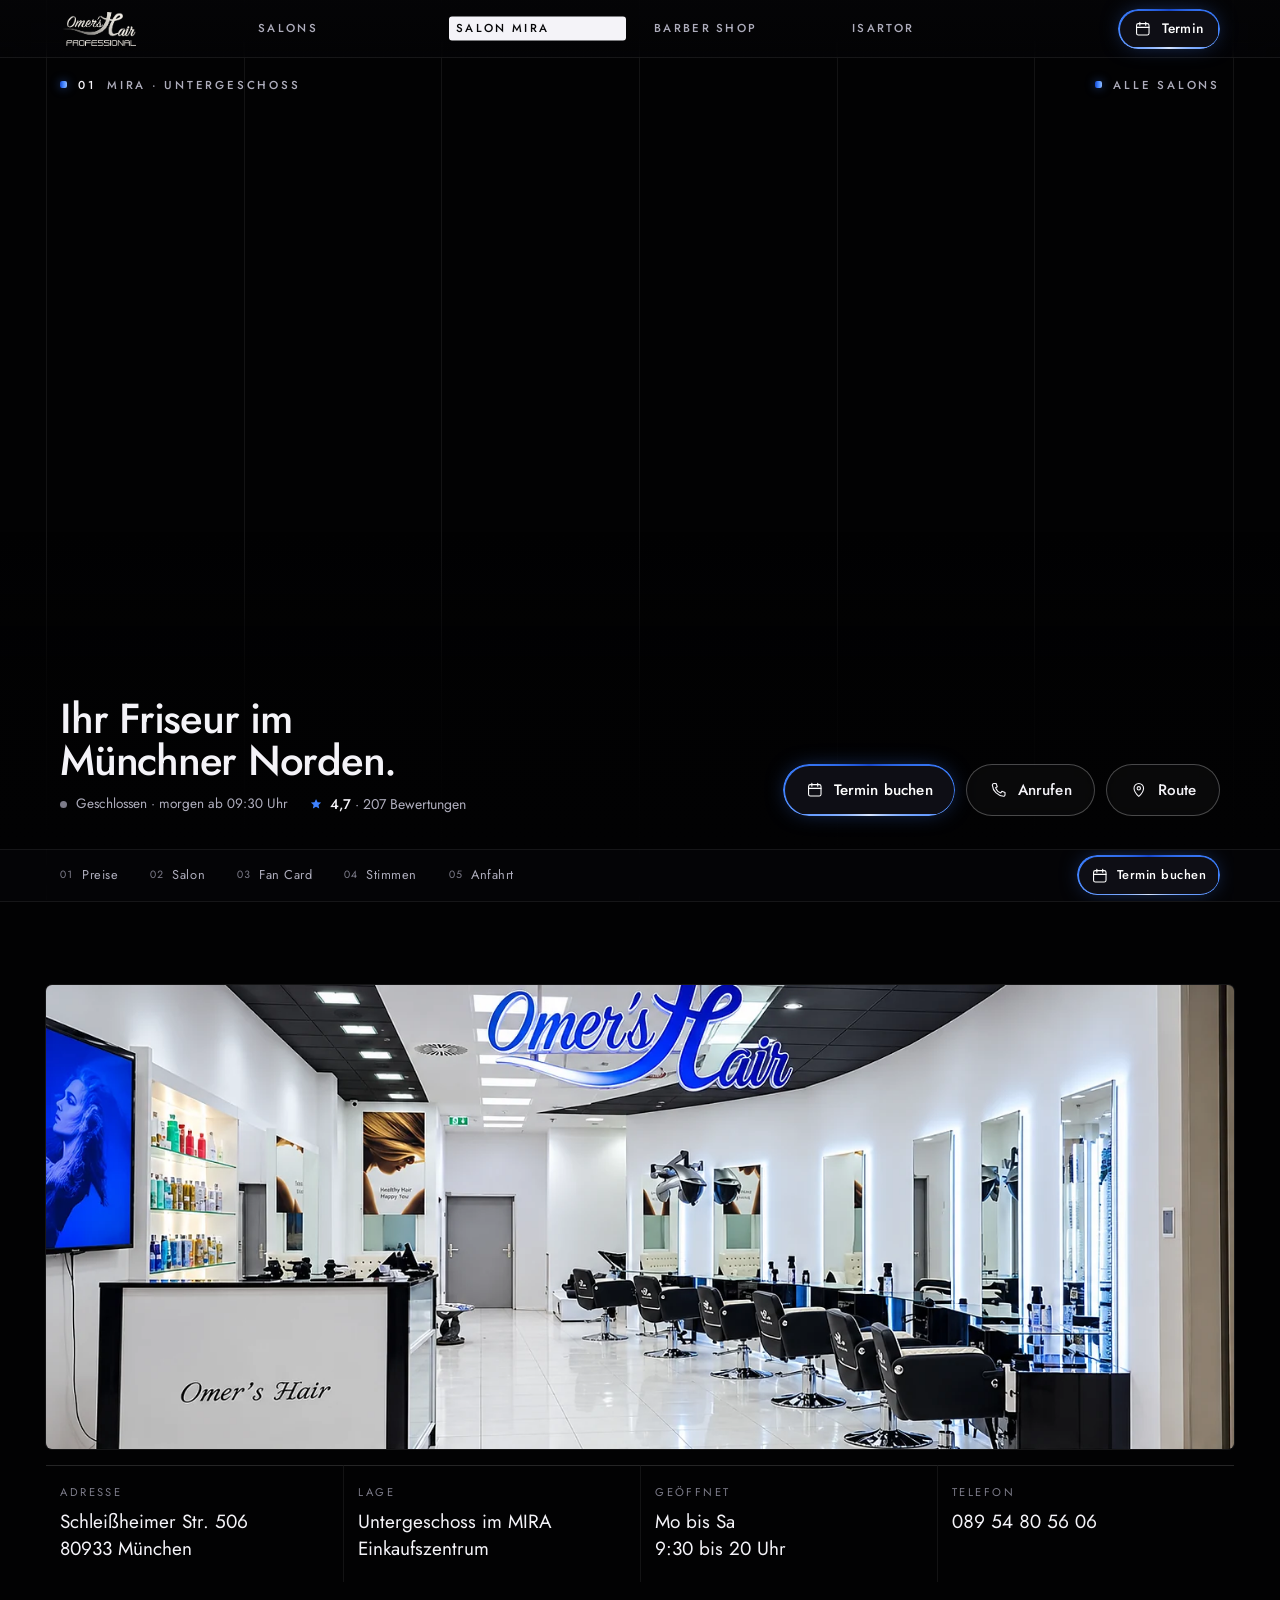
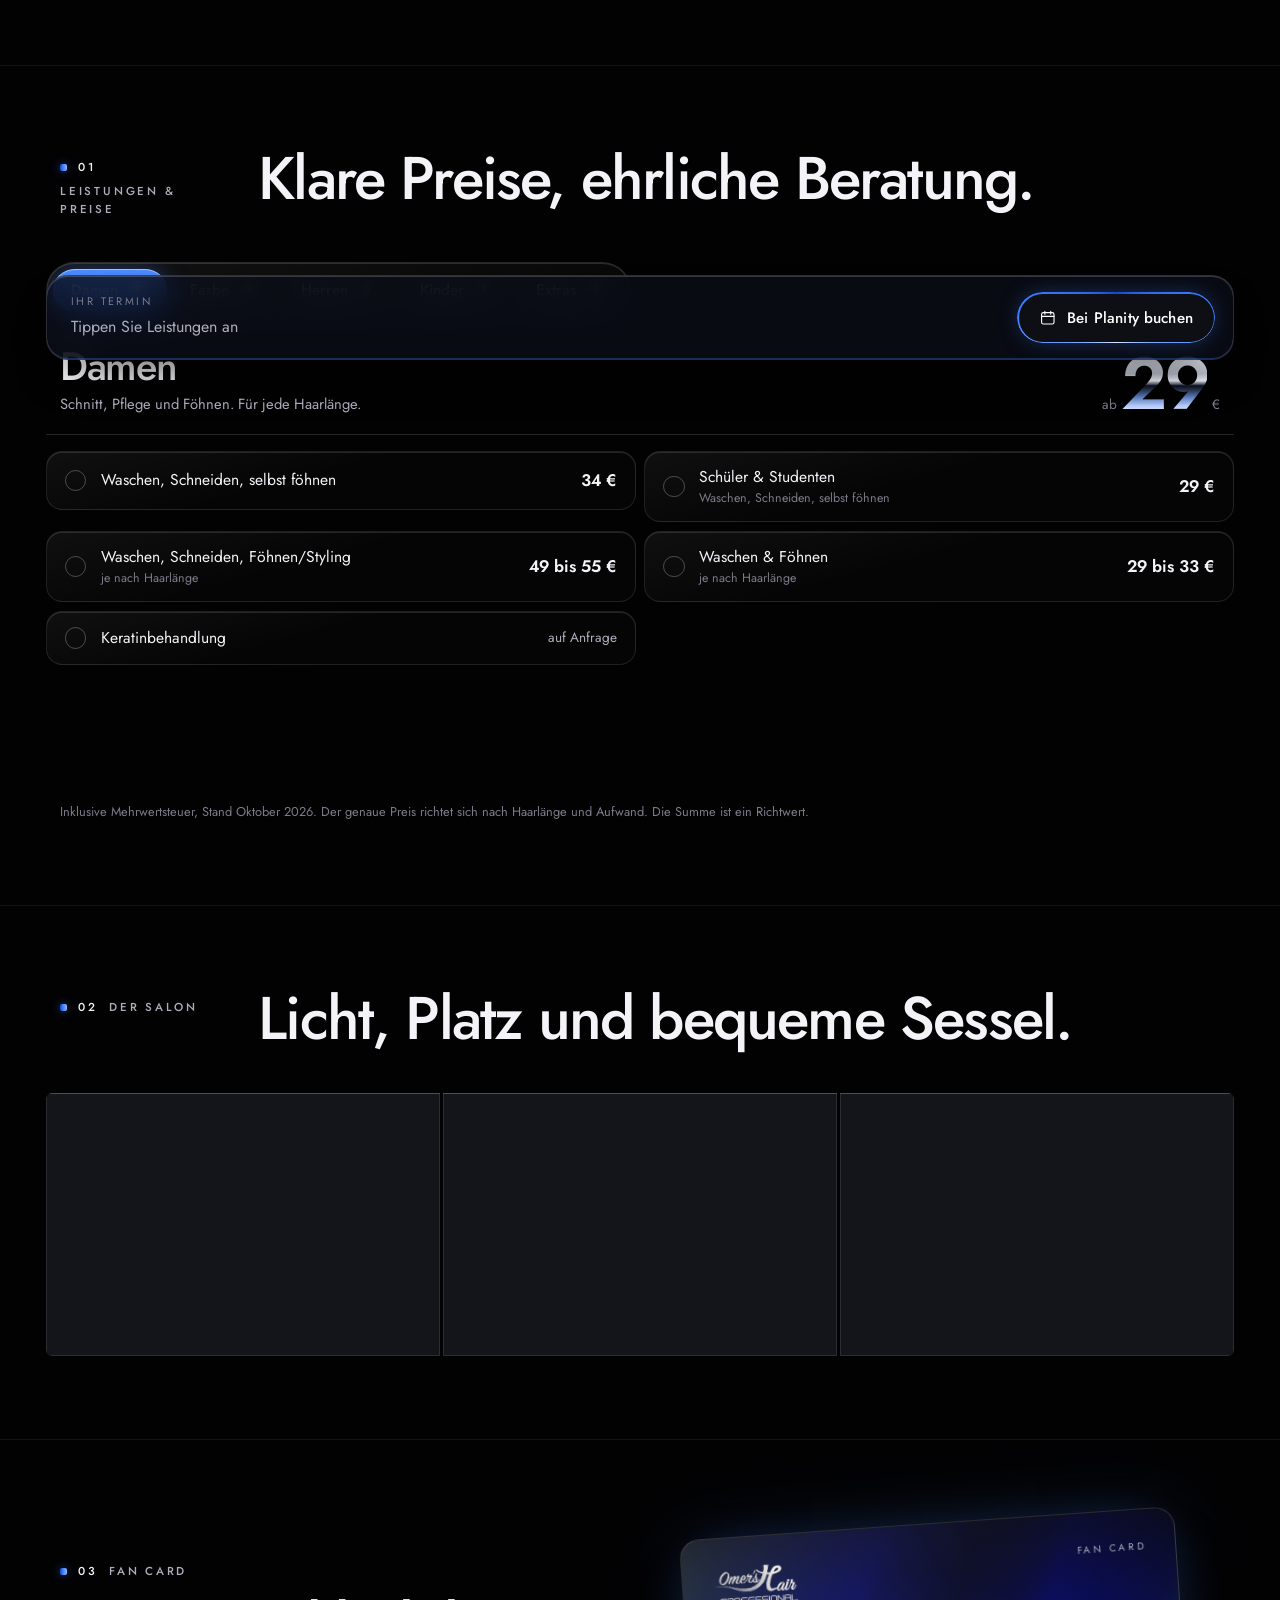
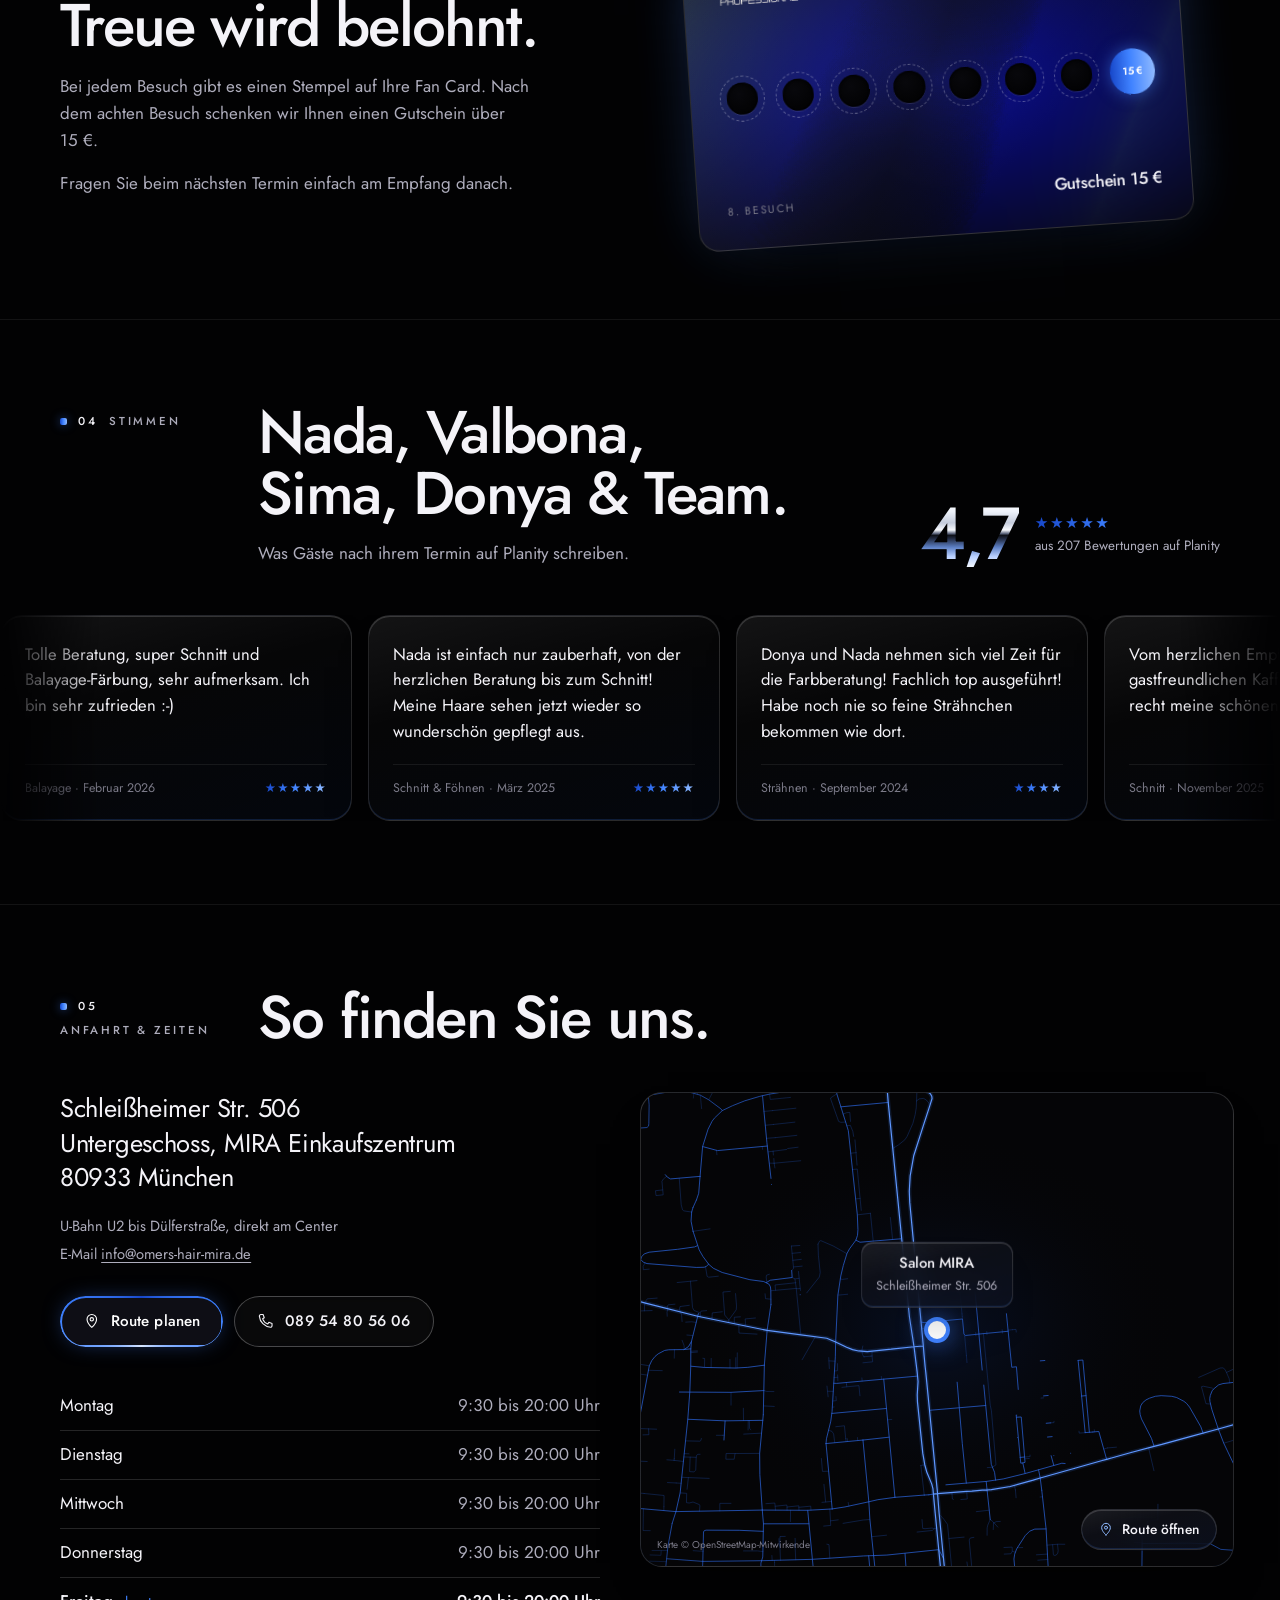
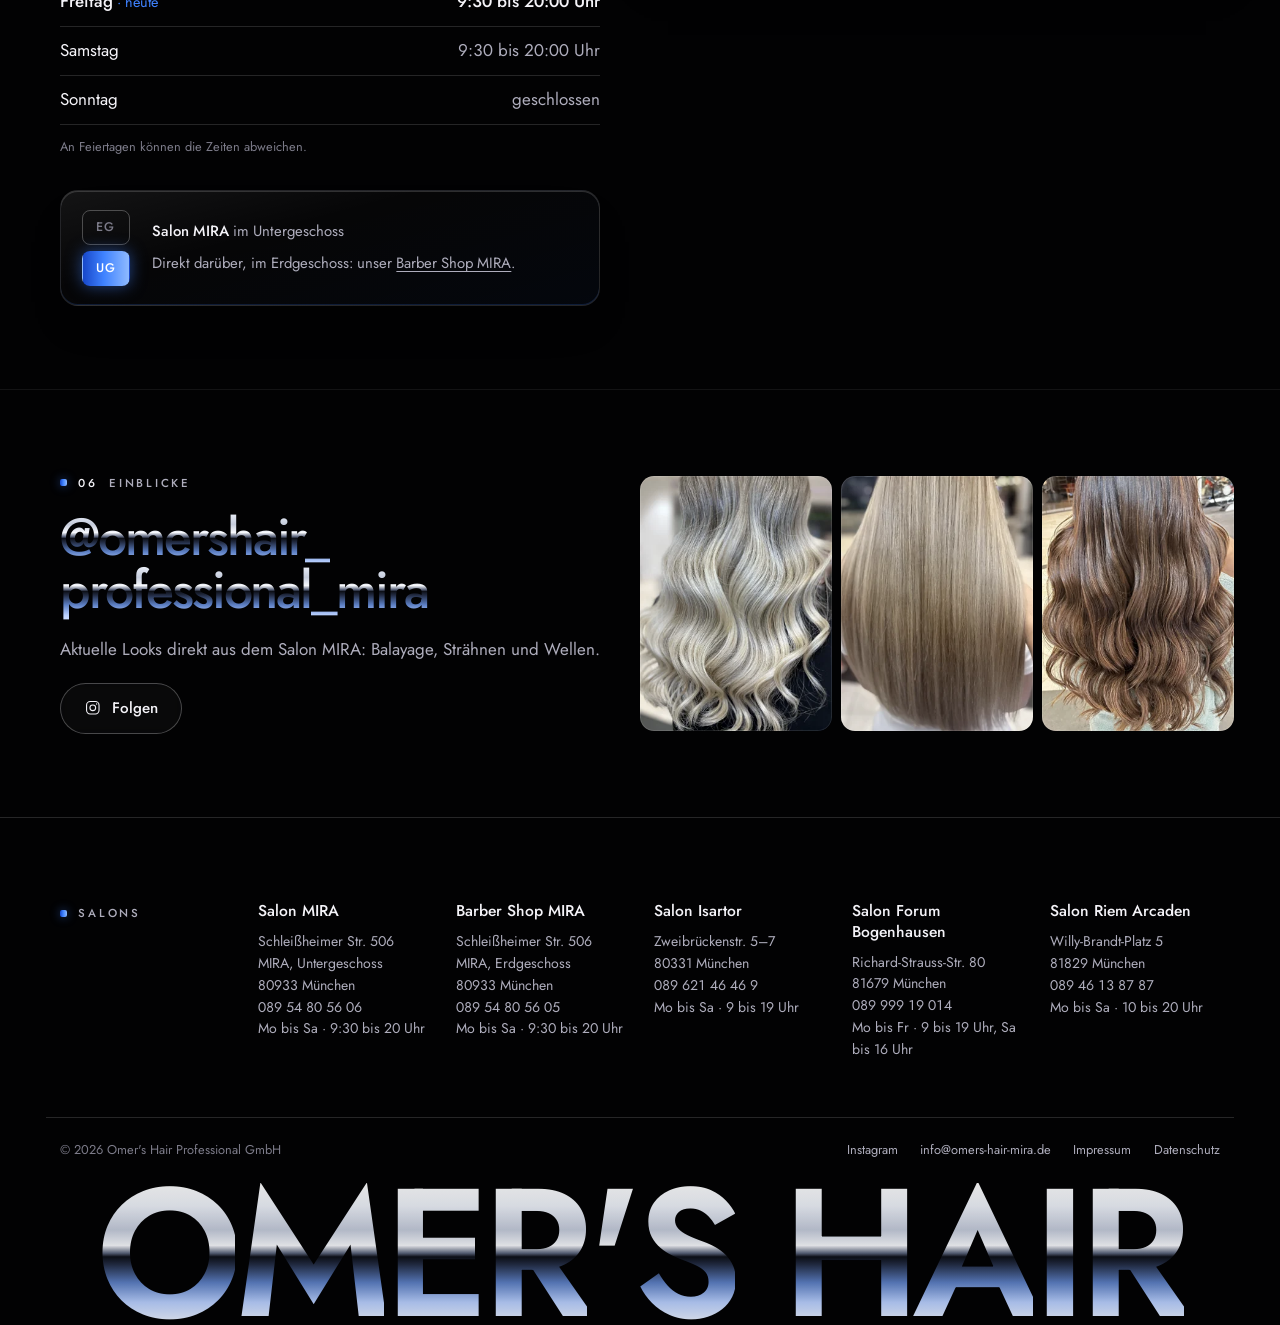
<file: mira/index.html>
<!doctype html>
<html lang="de" class="js-aus">
<head>
<meta charset="utf-8">
<meta name="viewport" content="width=device-width, initial-scale=1, viewport-fit=cover">
<script>(function(d){try{if(matchMedia('(prefers-reduced-motion: reduce)').matches)return;d.dataset.vorhang='zu';var k='oh-vorhang';if(sessionStorage.getItem(k))d.dataset.vorhangArt='kurz';sessionStorage.setItem(k,'1')}catch(e){}})(document.documentElement)</script>
<title>Salon MIRA – Friseur im MIRA München | Omer&#x27;s Hair</title>
<meta name="description" content="Friseur im MIRA Einkaufszentrum, Schleißheimer Str. 506 (UG), 80933 München. Schnitt, Balayage, Farbe, Herren &amp; Kinder. Mo bis Sa 9:30 bis 20 Uhr. Jetzt online buchen.">
<meta name="robots" content="noindex, nofollow">
<meta name="theme-color" content="#050507">
<meta property="og:type" content="website">
<meta property="og:locale" content="de_DE">
<meta property="og:site_name" content="Omer's Hair Professional">
<meta property="og:title" content="Salon MIRA – Friseur im MIRA München | Omer&#x27;s Hair">
<meta property="og:description" content="Friseur im MIRA Einkaufszentrum, Schleißheimer Str. 506 (UG), 80933 München. Schnitt, Balayage, Farbe, Herren &amp; Kinder. Mo bis Sa 9:30 bis 20 Uhr. Jetzt online buchen.">
<meta property="og:image" content="../assets/img/front-mira-1600.webp">
<link rel="icon" href="../assets/img/icon-32.png" sizes="32x32">
<link rel="icon" href="../assets/img/icon-512.png" sizes="512x512">
<link rel="apple-touch-icon" href="../assets/img/icon-180.png">
<link rel="preload" href="../assets/fonts/jost-latin-wght-normal.woff2" as="font" type="font/woff2" crossorigin>
<link rel="preload" as="image" href="../assets/img/glas-mira-quer.webp?v=5372ca68" fetchpriority="high">
<link rel="stylesheet" href="../assets/css/site.css?v=7ae01cae">
<script src="../assets/js/site.js?v=ec7d64fb" defer></script>
<script type="module" src="../assets/js/glas3d.js?v=a464be2b"></script>
<script type="application/ld+json">{"@context":"https://schema.org","@type":"HairSalon","name":"Omer's Hair Professional – Salon MIRA","image":"../assets/img/front-mira-1600.webp","telephone":"+498954805606","email":"info@omers-hair-mira.de","address":{"@type":"PostalAddress","streetAddress":"Schleißheimer Str. 506, Untergeschoss, MIRA Einkaufszentrum","postalCode":"80933","addressLocality":"München","addressCountry":"DE"},"geo":{"@type":"GeoCoordinates","latitude":48.2132741,"longitude":11.5632254},"openingHoursSpecification":[{"@type":"OpeningHoursSpecification","dayOfWeek":"Monday","opens":"09:30","closes":"20:00"},{"@type":"OpeningHoursSpecification","dayOfWeek":"Tuesday","opens":"09:30","closes":"20:00"},{"@type":"OpeningHoursSpecification","dayOfWeek":"Wednesday","opens":"09:30","closes":"20:00"},{"@type":"OpeningHoursSpecification","dayOfWeek":"Thursday","opens":"09:30","closes":"20:00"},{"@type":"OpeningHoursSpecification","dayOfWeek":"Friday","opens":"09:30","closes":"20:00"},{"@type":"OpeningHoursSpecification","dayOfWeek":"Saturday","opens":"09:30","closes":"20:00"}],"sameAs":["https://www.instagram.com/omershair_professional_mira/"],"parentOrganization":{"@type":"Organization","name":"Omer's Hair Professional GmbH"},"potentialAction":{"@type":"ReserveAction","target":"https://www.planity.com/de-DE/friseur-omers-hair-80933-munchen"},"aggregateRating":{"@type":"AggregateRating","ratingValue":"4.7","reviewCount":"207","bestRating":"5"}}</script>
</head>
<body>
<div class="vorhang" aria-hidden="true">
  <div class="vorhang-spalten"><i></i><i></i><i></i><i></i><i></i><i></i></div>
  <div class="vorhang-mitte"><img src="../assets/img/logo-hell.webp" alt="" width="398" height="178"><span class="vorhang-zahl">000</span></div>
</div>
<a class="sprung" href="#inhalt">Zum Inhalt springen</a>
<div class="raster" aria-hidden="true"></div>
<header class="kopf">
  <div class="huelle kopf-innen">
    <a class="marke" href="../index.html" aria-label="Omer's Hair Professional – Startseite"><img src="../assets/img/logo-hell.webp" alt="Omer's Hair Professional" width="398" height="178"></a>
    <nav class="spalten" aria-label="Hauptnavigation"><a href="../index.html#salons">Salons</a><a href="../mira/" aria-current="page">Salon MIRA</a><a href="../barber-mira/">Barber Shop</a><a href="../isartor/">Isartor</a></nav>
    <div class="kopf-termin"><a class="knopf knopf-klein" href="https://www.planity.com/de-DE/friseur-omers-hair-80933-munchen" rel="noopener"><svg class="ico" viewBox="0 0 24 24" fill="none" stroke="currentColor" stroke-width="1.5" stroke-linecap="round" aria-hidden="true"><rect x="3.5" y="5" width="17" height="15.5" rx="2.5"/><path d="M3.5 10h17M8 3v4M16 3v4"/></svg><span>Termin</span></a></div>
    <button class="kopf-menue" type="button" popovertarget="menue" aria-label="Menü öffnen"><span></span></button>
  </div>
</header>
<div class="menue" id="menue" popover>
  <button class="menue-zu" type="button" popovertarget="menue" popovertargetaction="hide" aria-label="Menü schließen"><svg viewBox="0 0 24 24" fill="none" stroke="currentColor" stroke-width="1.5" stroke-linecap="round" aria-hidden="true"><path d="M6 6l12 12M18 6 6 18"/></svg></button>
  <nav aria-label="Menü"><ul><li><a href="../index.html#salons">Salons<small>01</small></a></li><li><a href="../mira/" aria-current="page">Salon MIRA<small>02</small></a></li><li><a href="../barber-mira/">Barber Shop<small>03</small></a></li><li><a href="../isartor/">Isartor<small>04</small></a></li><li><a href="../impressum/">Impressum<small>05</small></a></li></ul></nav>
  <div class="knoepfe"><a class="knopf" href="https://www.planity.com/de-DE/friseur-omers-hair-80933-munchen" rel="noopener"><svg class="ico" viewBox="0 0 24 24" fill="none" stroke="currentColor" stroke-width="1.5" stroke-linecap="round" aria-hidden="true"><rect x="3.5" y="5" width="17" height="15.5" rx="2.5"/><path d="M3.5 10h17M8 3v4M16 3v4"/></svg><span>Termin buchen</span></a>
  <a class="knopf-still" href="https://www.instagram.com/omers_hair_professional/" rel="noopener"><svg class="ico" viewBox="0 0 24 24" fill="none" stroke="currentColor" stroke-width="1.5" aria-hidden="true"><rect x="3.5" y="3.5" width="17" height="17" rx="5"/><circle cx="12" cy="12" r="3.9"/><circle cx="17.2" cy="6.8" r=".9" fill="currentColor" stroke="none"/></svg><span>Instagram</span></a></div>
</div>
<main id="inhalt">
  <section class="ort-auftakt" data-glas aria-labelledby="ort-titel">
    <div class="glas-buehne">
      <picture class="glas-poster"><source media="(max-aspect-ratio: 19/20)" srcset="../assets/img/glas-mira-hoch.webp?v=2f687d59"><img src="../assets/img/glas-mira-quer.webp?v=5372ca68" alt="" fetchpriority="high"></picture>
      <canvas class="glas-3d" data-zeilen="MIRA" data-zeilen-hoch="MIRA" data-farbe="blau" aria-hidden="true"></canvas>
      <div class="huelle glas-raster" aria-hidden="true"><i></i><i></i><i></i><i></i><i></i></div>
      <div class="huelle ort-oben"><p class="etikett"><b>01</b> MIRA · Untergeschoss</p><p class="etikett ort-zurueck"><a href="../index.html#salons">Alle Salons</a></p></div>
      <div class="huelle ort-unten">
        <div class="ort-text">
          <h1 id="ort-titel"><span class="nur-vorleser">Salon MIRA: </span>Ihr Friseur im Münchner Norden.</h1>
          <div class="ort-fakten"><p class="stand" data-zeiten="{&quot;1&quot;:[[9.5,20]],&quot;2&quot;:[[9.5,20]],&quot;3&quot;:[[9.5,20]],&quot;4&quot;:[[9.5,20]],&quot;5&quot;:[[9.5,20]],&quot;6&quot;:[[9.5,20]],&quot;0&quot;:[]}">Mo bis Sa · 9:30 bis 20 Uhr</p><a class="ort-wertung" href="#stimmen"><svg class="ico" viewBox="0 0 24 24" fill="currentColor" aria-hidden="true"><path d="m12 3.2 2.6 5.6 6.1.7-4.5 4.2 1.2 6-5.4-3-5.4 3 1.2-6L3.3 9.5l6.1-.7Z"/></svg><span><b>4,7</b> · 207 Bewertungen</span></a></div>
        </div>
        <div class="knoepfe"><a class="knopf" href="https://www.planity.com/de-DE/friseur-omers-hair-80933-munchen" rel="noopener"><svg class="ico" viewBox="0 0 24 24" fill="none" stroke="currentColor" stroke-width="1.5" stroke-linecap="round" aria-hidden="true"><rect x="3.5" y="5" width="17" height="15.5" rx="2.5"/><path d="M3.5 10h17M8 3v4M16 3v4"/></svg><span>Termin buchen</span></a><a class="knopf-still" href="tel:+498954805606"><svg class="ico" viewBox="0 0 24 24" fill="none" stroke="currentColor" stroke-width="1.5" stroke-linejoin="round" aria-hidden="true"><path d="M5.2 3.5h3.1l1.6 4.3-2.2 1.5a11.5 11.5 0 0 0 7 7l1.5-2.2 4.3 1.6v3.1a2 2 0 0 1-2.1 2A16.6 16.6 0 0 1 3.2 5.6a2 2 0 0 1 2-2.1Z"/></svg><span>Anrufen</span></a><a class="knopf-still" href="https://www.google.com/maps/dir/?api=1&destination=Omer%27s+Hair%2C+Schlei%C3%9Fheimer+Str.+506%2C+80933+M%C3%BCnchen" rel="noopener"><svg class="ico" viewBox="0 0 24 24" fill="none" stroke="currentColor" stroke-width="1.5" stroke-linecap="round" stroke-linejoin="round" aria-hidden="true"><path d="M12 21s-6.5-5.6-6.5-11a6.5 6.5 0 0 1 13 0c0 5.4-6.5 11-6.5 11Z"/><circle cx="12" cy="10" r="2.3"/></svg><span>Route</span></a></div>
      </div>
    </div>
  </section>
  <div class="kapitel-halter"><nav class="huelle kapitel" aria-label="Auf dieser Seite"><a href="#preise"><small>01</small>Preise</a><a href="#salon"><small>02</small>Salon</a><a href="#fan-card"><small>03</small>Fan Card</a><a href="#stimmen"><small>04</small>Stimmen</a><a href="#anfahrt"><small>05</small>Anfahrt</a><a class="knopf knopf-klein kapitel-termin" href="https://www.planity.com/de-DE/friseur-omers-hair-80933-munchen" rel="noopener"><svg class="ico" viewBox="0 0 24 24" fill="none" stroke="currentColor" stroke-width="1.5" stroke-linecap="round" aria-hidden="true"><rect x="3.5" y="5" width="17" height="15.5" rx="2.5"/><path d="M3.5 10h17M8 3v4M16 3v4"/></svg><span>Termin buchen</span></a></nav></div>
<section class="ladenfront" aria-label="Ladenfront">
    <div class="huelle ladenfront-raster panorama">
      <figure class="front-bild"><img src="../assets/img/laden-mira-900.webp?v=c4841f36" srcset="../assets/img/laden-mira-900.webp?v=c4841f36 900w, ../assets/img/laden-mira-1448.webp?v=8567d852 1448w" sizes="(max-width: 52rem) 96vw, 1360px" alt="Eingang des Salons MIRA mit blau leuchtendem Schild" loading="eager" decoding="async"></figure>
      <dl class="front-daten"><div><dt>Adresse</dt><dd>Schleißheimer Str. 506<br>80933 München</dd></div><div><dt>Lage</dt><dd>Untergeschoss im MIRA Einkaufszentrum</dd></div><div><dt>Geöffnet</dt><dd>Mo bis Sa<br>9:30 bis 20 Uhr</dd></div><div><dt>Telefon</dt><dd><a href="tel:+498954805606">089 54 80 56 06</a></dd></div></dl>
    </div>
  </section>

  <section class="abschnitt" id="preise" aria-labelledby="preise-titel">
    <div class="huelle">
      <div class="abschnitt-kopf">
        <p class="etikett"><b>01</b> Leistungen &amp; Preise</p>
        <h2 class="titel-m" id="preise-titel">Klare Preise, ehrliche Beratung.</h2>
      </div>
      <div class="preis-studio" data-buchen="https://www.planity.com/de-DE/friseur-omers-hair-80933-munchen">
        <nav class="ps-reiter-leiste" role="tablist" aria-label="Preisgruppen"><span class="ps-licht" aria-hidden="true"></span><a class="ps-reiter" href="#art-damen" role="tab" id="tab-damen" aria-controls="art-damen" data-reiter="damen"><span>Damen</span><small>5</small></a><a class="ps-reiter" href="#art-farbe" role="tab" id="tab-farbe" aria-controls="art-farbe" data-reiter="farbe"><span>Farbe</span><small>5</small></a><a class="ps-reiter" href="#art-herren" role="tab" id="tab-herren" aria-controls="art-herren" data-reiter="herren"><span>Herren</span><small>5</small></a><a class="ps-reiter" href="#art-kinder" role="tab" id="tab-kinder" aria-controls="art-kinder" data-reiter="kinder"><span>Kinder</span><small>3</small></a><a class="ps-reiter" href="#art-extras" role="tab" id="tab-extras" aria-controls="art-extras" data-reiter="extras"><span>Extras</span><small>5</small></a></nav>
        <div class="ps-tafeln"><div class="ps-tafel" id="art-damen" role="tabpanel" aria-labelledby="tab-damen">
            <div class="ps-tafel-kopf">
              <div><h3>Damen</h3><p>Schnitt, Pflege und Föhnen. Für jede Haarlänge.</p></div>
              <p class="ps-ab"><small>ab</small><b class="chrom">29</b><small>€</small></p>
            </div>
            <ul class="ps-liste"><li><button type="button" class="ps-leistung" aria-pressed="false" data-name="Waschen, Schneiden, selbst föhnen" data-min="34" data-max="34"><span class="ps-haken" aria-hidden="true"></span><span class="ps-name">Waschen, Schneiden, selbst föhnen</span><span class="ps-preis">34 €</span></button></li><li><button type="button" class="ps-leistung" aria-pressed="false" data-name="Schüler &amp; Studenten" data-min="29" data-max="29"><span class="ps-haken" aria-hidden="true"></span><span class="ps-name">Schüler &amp; Studenten<small>Waschen, Schneiden, selbst föhnen</small></span><span class="ps-preis">29 €</span></button></li><li><button type="button" class="ps-leistung" aria-pressed="false" data-name="Waschen, Schneiden, Föhnen/Styling" data-min="49" data-max="55"><span class="ps-haken" aria-hidden="true"></span><span class="ps-name">Waschen, Schneiden, Föhnen/Styling<small>je nach Haarlänge</small></span><span class="ps-preis">49 bis 55 €</span></button></li><li><button type="button" class="ps-leistung" aria-pressed="false" data-name="Waschen &amp; Föhnen" data-min="29" data-max="33"><span class="ps-haken" aria-hidden="true"></span><span class="ps-name">Waschen &amp; Föhnen<small>je nach Haarlänge</small></span><span class="ps-preis">29 bis 33 €</span></button></li><li><button type="button" class="ps-leistung" aria-pressed="false" data-name="Keratinbehandlung" data-min="" data-max=""><span class="ps-haken" aria-hidden="true"></span><span class="ps-name">Keratinbehandlung</span><span class="ps-preis anfrage">auf Anfrage</span></button></li></ul>
          </div><div class="ps-tafel" id="art-farbe" role="tabpanel" aria-labelledby="tab-farbe">
            <div class="ps-tafel-kopf">
              <div><h3>Farbe</h3><p>Balayage, Strähnen und Glossing mit Zeit für die Farbberatung.</p></div>
              <p class="ps-ab"><small>ab</small><b class="chrom">37</b><small>€</small></p>
            </div>
            <ul class="ps-liste"><li><button type="button" class="ps-leistung" aria-pressed="false" data-name="Strähnen artistic" data-min="99" data-max=""><span class="ps-haken" aria-hidden="true"></span><span class="ps-name">Strähnen artistic</span><span class="ps-preis">ab 99 €</span></button></li><li><button type="button" class="ps-leistung" aria-pressed="false" data-name="Balayage" data-min="239" data-max="259"><span class="ps-haken" aria-hidden="true"></span><span class="ps-name">Balayage<small>inklusive Schnitt &amp; Styling</small></span><span class="ps-preis">239 bis 259 €</span></button></li><li><button type="button" class="ps-leistung" aria-pressed="false" data-name="Coloration / Tönung" data-min="37" data-max="42"><span class="ps-haken" aria-hidden="true"></span><span class="ps-name">Coloration / Tönung</span><span class="ps-preis">37 bis 42 €</span></button></li><li><button type="button" class="ps-leistung" aria-pressed="false" data-name="Glossing" data-min="37" data-max="42"><span class="ps-haken" aria-hidden="true"></span><span class="ps-name">Glossing</span><span class="ps-preis">37 bis 42 €</span></button></li><li><button type="button" class="ps-leistung" aria-pressed="false" data-name="Dauerwelle" data-min="" data-max=""><span class="ps-haken" aria-hidden="true"></span><span class="ps-name">Dauerwelle</span><span class="ps-preis anfrage">auf Anfrage</span></button></li></ul>
          </div><div class="ps-tafel" id="art-herren" role="tabpanel" aria-labelledby="tab-herren">
            <div class="ps-tafel-kopf">
              <div><h3>Herren</h3><p>Klassisch, mit Maschine oder mit Bart.</p></div>
              <p class="ps-ab"><small>ab</small><b class="chrom">9</b><small>€</small></p>
            </div>
            <ul class="ps-liste"><li><button type="button" class="ps-leistung" aria-pressed="false" data-name="Schneiden" data-min="21" data-max="21"><span class="ps-haken" aria-hidden="true"></span><span class="ps-name">Schneiden</span><span class="ps-preis">21 €</span></button></li><li><button type="button" class="ps-leistung" aria-pressed="false" data-name="Waschen, Schneiden, Stylen" data-min="24" data-max="24"><span class="ps-haken" aria-hidden="true"></span><span class="ps-name">Waschen, Schneiden, Stylen</span><span class="ps-preis">24 €</span></button></li><li><button type="button" class="ps-leistung" aria-pressed="false" data-name="Maschinenschnitt" data-min="16" data-max="16"><span class="ps-haken" aria-hidden="true"></span><span class="ps-name">Maschinenschnitt</span><span class="ps-preis">16 €</span></button></li><li><button type="button" class="ps-leistung" aria-pressed="false" data-name="Bartmodell" data-min="13" data-max=""><span class="ps-haken" aria-hidden="true"></span><span class="ps-name">Bartmodell</span><span class="ps-preis">ab 13 €</span></button></li><li><button type="button" class="ps-leistung" aria-pressed="false" data-name="Bartpflege" data-min="9" data-max="9"><span class="ps-haken" aria-hidden="true"></span><span class="ps-name">Bartpflege</span><span class="ps-preis">9 €</span></button></li></ul>
          </div><div class="ps-tafel" id="art-kinder" role="tabpanel" aria-labelledby="tab-kinder">
            <div class="ps-tafel-kopf">
              <div><h3>Kinder bis 12</h3><p>Für Kinder bis 12 Jahre.</p></div>
              <p class="ps-ab"><small>ab</small><b class="chrom">17</b><small>€</small></p>
            </div>
            <ul class="ps-liste"><li><button type="button" class="ps-leistung" aria-pressed="false" data-name="Jungen" data-min="17" data-max="17"><span class="ps-haken" aria-hidden="true"></span><span class="ps-name">Jungen</span><span class="ps-preis">17 €</span></button></li><li><button type="button" class="ps-leistung" aria-pressed="false" data-name="Mädchen" data-min="22" data-max="22"><span class="ps-haken" aria-hidden="true"></span><span class="ps-name">Mädchen</span><span class="ps-preis">22 €</span></button></li><li><button type="button" class="ps-leistung" aria-pressed="false" data-name="Mädchen: Schneiden &amp; Föhnen" data-min="33" data-max="33"><span class="ps-haken" aria-hidden="true"></span><span class="ps-name">Mädchen: Schneiden &amp; Föhnen</span><span class="ps-preis">33 €</span></button></li></ul>
          </div><div class="ps-tafel" id="art-extras" role="tabpanel" aria-labelledby="tab-extras">
            <div class="ps-tafel-kopf">
              <div><h3>Extras &amp; Gesicht</h3><p>Pflege, Augenbrauen und Wimpern dazu.</p></div>
              <p class="ps-ab"><small>ab</small><b class="chrom">6</b><small>€</small></p>
            </div>
            <ul class="ps-liste"><li><button type="button" class="ps-leistung" aria-pressed="false" data-name="Pflege" data-min="6" data-max="6"><span class="ps-haken" aria-hidden="true"></span><span class="ps-name">Pflege<small>zu jeder Behandlung</small></span><span class="ps-preis">6 €</span></button></li><li><button type="button" class="ps-leistung" aria-pressed="false" data-name="Strukturaufbau" data-min="22" data-max="22"><span class="ps-haken" aria-hidden="true"></span><span class="ps-name">Strukturaufbau</span><span class="ps-preis">22 €</span></button></li><li><button type="button" class="ps-leistung" aria-pressed="false" data-name="Wimpern färben" data-min="14" data-max="14"><span class="ps-haken" aria-hidden="true"></span><span class="ps-name">Wimpern färben</span><span class="ps-preis">14 €</span></button></li><li><button type="button" class="ps-leistung" aria-pressed="false" data-name="Augenbrauen" data-min="11" data-max="11"><span class="ps-haken" aria-hidden="true"></span><span class="ps-name">Augenbrauen</span><span class="ps-preis">11 €</span></button></li><li><button type="button" class="ps-leistung" aria-pressed="false" data-name="Ganzes Gesicht" data-min="24" data-max="24"><span class="ps-haken" aria-hidden="true"></span><span class="ps-name">Ganzes Gesicht<small>Zupfen</small></span><span class="ps-preis">24 €</span></button></li></ul>
          </div></div>
        <div class="ps-summe" aria-live="polite">
          <div class="ps-summe-text">
            <p class="ps-summe-titel">Ihr Termin</p>
            <p class="ps-summe-wert"><span data-summe>Tippen Sie Leistungen an</span></p>
            <p class="ps-summe-auswahl" data-auswahl></p>
          </div>
          <div class="ps-summe-knoepfe">
            <button class="knopf-still knopf-klein" type="button" data-leeren hidden>Leeren</button>
            <a class="knopf" href="https://www.planity.com/de-DE/friseur-omers-hair-80933-munchen" rel="noopener"><svg class="ico" viewBox="0 0 24 24" fill="none" stroke="currentColor" stroke-width="1.5" stroke-linecap="round" aria-hidden="true"><rect x="3.5" y="5" width="17" height="15.5" rx="2.5"/><path d="M3.5 10h17M8 3v4M16 3v4"/></svg><span class="ps-lang">Bei Planity buchen</span><span class="ps-kurz">Buchen</span></a>
          </div>
        </div>
        <p class="ps-hinweis">Inklusive Mehrwertsteuer, Stand Oktober 2026. Der genaue Preis richtet sich nach Haarlänge und Aufwand. Die Summe ist ein Richtwert.</p>
      </div>
    </div>
  </section>

  <section class="abschnitt" id="salon" aria-labelledby="salon-titel">
    <div class="huelle">
      <div class="abschnitt-kopf">
        <p class="etikett"><b>02</b> Der Salon</p>
        <h2 class="titel-m" id="salon-titel">Licht, Platz und bequeme Sessel.</h2>
      </div>
      <div class="galerie" data-anzahl="3"><button type="button" data-gross="../assets/img/mira-reihe-1500.webp" aria-label="Frisierplätze mit Lichtsäulen und Blick ins MIRA, groß anzeigen"><img src="../assets/img/mira-reihe-900.webp?v=502b3695" srcset="../assets/img/mira-reihe-900.webp?v=502b3695 900w, ../assets/img/mira-reihe-1500.webp?v=b6314d75 1500w" sizes="(max-width: 40rem) 92vw, 30vw" alt="Frisierplätze mit Lichtsäulen und Blick ins MIRA" loading="lazy" decoding="async"></button><button type="button" data-gross="../assets/img/mira-wasch-1500.webp" aria-label="Drei Waschplätze mit gesteppten Liegen, groß anzeigen"><img src="../assets/img/mira-wasch-900.webp?v=399772d8" srcset="../assets/img/mira-wasch-900.webp?v=399772d8 900w, ../assets/img/mira-wasch-1500.webp?v=b6eef8a2 1500w" sizes="(max-width: 40rem) 92vw, 30vw" alt="Drei Waschplätze mit gesteppten Liegen" loading="lazy" decoding="async"></button><button type="button" data-gross="../assets/img/mira-herren-1800.webp" aria-label="Herrenplätze mit Barber-Stühlen, groß anzeigen"><img src="../assets/img/mira-herren-900.webp?v=9c2103b3" srcset="../assets/img/mira-herren-900.webp?v=9c2103b3 900w, ../assets/img/mira-herren-1800.webp?v=6f0825f7 1800w" sizes="(max-width: 40rem) 92vw, 30vw" alt="Herrenplätze mit Barber-Stühlen" loading="lazy" decoding="async"></button></div>
    </div>
  </section>

  <section class="abschnitt" id="fan-card" aria-labelledby="fan-titel">
    <div class="huelle fan">
      <div class="fan-text">
        <p class="etikett"><b>03</b> Fan Card</p>
        <h2 class="titel-m" id="fan-titel">Treue wird belohnt.</h2>
        <p>Bei jedem Besuch gibt es einen Stempel auf Ihre Fan Card. Nach dem achten Besuch schenken wir Ihnen einen Gutschein über 15 €.</p>
        <p>Fragen Sie beim nächsten Termin einfach am Empfang danach.</p>
      </div>
      <div class="fan-buehne"><div class="karte-fan" role="img" aria-label="Fan Card mit acht Feldern; das achte Feld ist ein Gutschein über 15 Euro">
          <div class="karte-kopf"><img src="../assets/img/logo-hell.webp" alt="" width="398" height="178" loading="lazy"><span>Fan Card</span></div>
          <ul class="loecher" aria-hidden="true"><li class="loch">1</li><li class="loch">2</li><li class="loch">3</li><li class="loch">4</li><li class="loch">5</li><li class="loch">6</li><li class="loch">7</li><li class="loch"><b>15 €</b></li></ul>
          <div class="karte-fuss"><span>8. Besuch</span><b>Gutschein 15 €</b></div>
        </div></div>
    </div>
  </section>

  <section class="abschnitt" id="stimmen" aria-labelledby="stimmen-titel">
    <div class="huelle">
      <div class="abschnitt-kopf" style="margin-bottom:0">
        <p class="etikett"><b>04</b> Stimmen</p>
        <h2 class="titel-m" id="stimmen-titel">Nada, Valbona, Sima, Donya &amp; Team.</h2>
        <p>Was Gäste nach ihrem Termin auf Planity schreiben.</p>
        <div class="kopf-seite"><div class="wertung">
        <span class="wertung-zahl chrom">4,7</span>
        <span><span class="wertung-sterne sterne" aria-hidden="true">★★★★★</span><span class="wertung-quelle">aus 207 Bewertungen auf Planity</span></span>
      </div></div>
      </div>
    </div>
    <div class="band"><ul class="stimmen" aria-label="Bewertungen"><li class="stimme"><blockquote>Tolle Beratung, super Schnitt und Balayage-Färbung, sehr aufmerksam. Ich bin sehr zufrieden :-)</blockquote><footer><span>Balayage · Februar 2026</span><span class="sterne" aria-label="5 von 5 Sternen">★★★★★</span></footer></li><li class="stimme"><blockquote>Nada ist einfach nur zauberhaft, von der herzlichen Beratung bis zum Schnitt! Meine Haare sehen jetzt wieder so wunderschön gepflegt aus.</blockquote><footer><span>Schnitt &amp; Föhnen · März 2025</span><span class="sterne" aria-label="5 von 5 Sternen">★★★★★</span></footer></li><li class="stimme"><blockquote>Donya und Nada nehmen sich viel Zeit für die Farbberatung! Fachlich top ausgeführt! Habe noch nie so feine Strähnchen bekommen wie dort.</blockquote><footer><span>Strähnen · September 2024</span><span class="sterne" aria-label="4 von 5 Sternen">★★★★</span></footer></li><li class="stimme"><blockquote>Vom herzlichen Empfang über den gastfreundlichen Kaffee und natürlich erst recht meine schönen neuen Haare :)</blockquote><footer><span>Schnitt · November 2025</span><span class="sterne" aria-label="5 von 5 Sternen">★★★★★</span></footer></li><li class="stimme"><blockquote>Wie immer super Schnitt für mich und meinen Sohn! Sehr freundlich und super Friseure!</blockquote><footer><span>Kinder &amp; Herren · August 2026</span><span class="sterne" aria-label="5 von 5 Sternen">★★★★★</span></footer></li><li class="stimme"><blockquote>Alle sind super nett, gehe gerne dahin. Mit Termin keine Wartezeit.</blockquote><footer><span>Schnitt · August 2026</span><span class="sterne" aria-label="5 von 5 Sternen">★★★★★</span></footer></li><li class="stimme"><blockquote>Ein kleiner Plausch beim Haarewaschen, saubere Arbeit und ein Lächeln auf den Lippen.</blockquote><footer><span>Schnitt · Januar 2024</span><span class="sterne" aria-label="4 von 5 Sternen">★★★★</span></footer></li><li class="stimme"><blockquote>Sima macht ihre Arbeit einfach hervorragend! Alle sind sehr nett, man fühlt sich sehr wohl.</blockquote><footer><span>Gesicht &amp; Augenbrauen · Dezember 2024</span><span class="sterne" aria-label="4 von 5 Sternen">★★★★</span></footer></li><li class="stimme" aria-hidden="true"><blockquote>Tolle Beratung, super Schnitt und Balayage-Färbung, sehr aufmerksam. Ich bin sehr zufrieden :-)</blockquote><footer><span>Balayage · Februar 2026</span><span class="sterne" aria-label="5 von 5 Sternen">★★★★★</span></footer></li><li class="stimme" aria-hidden="true"><blockquote>Nada ist einfach nur zauberhaft, von der herzlichen Beratung bis zum Schnitt! Meine Haare sehen jetzt wieder so wunderschön gepflegt aus.</blockquote><footer><span>Schnitt &amp; Föhnen · März 2025</span><span class="sterne" aria-label="5 von 5 Sternen">★★★★★</span></footer></li><li class="stimme" aria-hidden="true"><blockquote>Donya und Nada nehmen sich viel Zeit für die Farbberatung! Fachlich top ausgeführt! Habe noch nie so feine Strähnchen bekommen wie dort.</blockquote><footer><span>Strähnen · September 2024</span><span class="sterne" aria-label="4 von 5 Sternen">★★★★</span></footer></li><li class="stimme" aria-hidden="true"><blockquote>Vom herzlichen Empfang über den gastfreundlichen Kaffee und natürlich erst recht meine schönen neuen Haare :)</blockquote><footer><span>Schnitt · November 2025</span><span class="sterne" aria-label="5 von 5 Sternen">★★★★★</span></footer></li><li class="stimme" aria-hidden="true"><blockquote>Wie immer super Schnitt für mich und meinen Sohn! Sehr freundlich und super Friseure!</blockquote><footer><span>Kinder &amp; Herren · August 2026</span><span class="sterne" aria-label="5 von 5 Sternen">★★★★★</span></footer></li><li class="stimme" aria-hidden="true"><blockquote>Alle sind super nett, gehe gerne dahin. Mit Termin keine Wartezeit.</blockquote><footer><span>Schnitt · August 2026</span><span class="sterne" aria-label="5 von 5 Sternen">★★★★★</span></footer></li><li class="stimme" aria-hidden="true"><blockquote>Ein kleiner Plausch beim Haarewaschen, saubere Arbeit und ein Lächeln auf den Lippen.</blockquote><footer><span>Schnitt · Januar 2024</span><span class="sterne" aria-label="4 von 5 Sternen">★★★★</span></footer></li><li class="stimme" aria-hidden="true"><blockquote>Sima macht ihre Arbeit einfach hervorragend! Alle sind sehr nett, man fühlt sich sehr wohl.</blockquote><footer><span>Gesicht &amp; Augenbrauen · Dezember 2024</span><span class="sterne" aria-label="4 von 5 Sternen">★★★★</span></footer></li></ul></div>
  </section>


  <section class="abschnitt" id="anfahrt" aria-labelledby="anfahrt-titel">
    <div class="huelle">
      <div class="abschnitt-kopf">
        <p class="etikett"><b>05</b> Anfahrt &amp; Zeiten</p>
        <h2 class="titel-m" id="anfahrt-titel">So finden Sie uns.</h2>
      </div>
      <div class="anfahrt">
        <div class="anfahrt-text">
          <address>Schleißheimer Str. 506<br>Untergeschoss, MIRA Einkaufszentrum<br>80933 München</address>
          <p class="anfahrt-hinweis"><span>U-Bahn U2 bis Dülferstraße, direkt am Center</span><span>E-Mail <a href="mailto:info@omers-hair-mira.de">info@omers-hair-mira.de</a></span></p>
          <div class="knoepfe"><a class="knopf" href="https://www.google.com/maps/dir/?api=1&destination=Omer%27s+Hair%2C+Schlei%C3%9Fheimer+Str.+506%2C+80933+M%C3%BCnchen" rel="noopener"><svg class="ico" viewBox="0 0 24 24" fill="none" stroke="currentColor" stroke-width="1.5" stroke-linecap="round" stroke-linejoin="round" aria-hidden="true"><path d="M12 21s-6.5-5.6-6.5-11a6.5 6.5 0 0 1 13 0c0 5.4-6.5 11-6.5 11Z"/><circle cx="12" cy="10" r="2.3"/></svg><span>Route planen</span></a><a class="knopf-still" href="tel:+498954805606"><svg class="ico" viewBox="0 0 24 24" fill="none" stroke="currentColor" stroke-width="1.5" stroke-linejoin="round" aria-hidden="true"><path d="M5.2 3.5h3.1l1.6 4.3-2.2 1.5a11.5 11.5 0 0 0 7 7l1.5-2.2 4.3 1.6v3.1a2 2 0 0 1-2.1 2A16.6 16.6 0 0 1 3.2 5.6a2 2 0 0 1 2-2.1Z"/></svg><span>089 54 80 56 06</span></a></div>
          <table class="zeiten"><caption class="nur-vorleser">Öffnungszeiten Salon MIRA</caption><tbody><tr data-tag="1"><th scope="row">Montag</th><td>9:30 bis 20:00 Uhr</td></tr><tr data-tag="2"><th scope="row">Dienstag</th><td>9:30 bis 20:00 Uhr</td></tr><tr data-tag="3"><th scope="row">Mittwoch</th><td>9:30 bis 20:00 Uhr</td></tr><tr data-tag="4"><th scope="row">Donnerstag</th><td>9:30 bis 20:00 Uhr</td></tr><tr data-tag="5"><th scope="row">Freitag</th><td>9:30 bis 20:00 Uhr</td></tr><tr data-tag="6"><th scope="row">Samstag</th><td>9:30 bis 20:00 Uhr</td></tr><tr data-tag="0"><th scope="row">Sonntag</th><td>geschlossen</td></tr></tbody></table>
        <p class="zeiten-hinweis">An Feiertagen können die Zeiten abweichen.</p>
          <div class="etage">
          <div class="etage-anzeige" aria-hidden="true"><span class="">EG</span><span class="hier">UG</span></div>
          <div class="etage-text"><p><b>Salon MIRA</b> im Untergeschoss</p><p>Direkt darüber, im Erdgeschoss: unser <a href="../barber-mira/">Barber Shop MIRA</a>.</p></div>
        </div>
        </div>
        <a class="stadtplan" href="https://www.google.com/maps/dir/?api=1&destination=Omer%27s+Hair%2C+Schlei%C3%9Fheimer+Str.+506%2C+80933+M%C3%BCnchen" rel="noopener" aria-label="Route zu Salon MIRA in Google Maps öffnen">
          <img src="../assets/karten/mira.svg?v=0b4113be" alt="" loading="lazy" decoding="async">
          <span class="plan-nadel" style="left:50%;top:50%" aria-hidden="true"><i></i></span>
          <span class="plan-schild" style="left:50%;top:50%"><b>Salon MIRA</b>Schleißheimer Str. 506</span>
          <span class="plan-route"><svg class="ico" viewBox="0 0 24 24" fill="none" stroke="currentColor" stroke-width="1.5" stroke-linecap="round" stroke-linejoin="round" aria-hidden="true"><path d="M12 21s-6.5-5.6-6.5-11a6.5 6.5 0 0 1 13 0c0 5.4-6.5 11-6.5 11Z"/><circle cx="12" cy="10" r="2.3"/></svg><span>Route öffnen</span></span>
          <small class="plan-quelle">Karte © OpenStreetMap-Mitwirkende</small>
        </a>
      </div>
    </div>
  </section>


  <section class="abschnitt" aria-labelledby="insta-mira">
    <div class="huelle insta">
      <div class="insta-text">
        <p class="etikett"><b>06</b> Einblicke</p>
        <h2 class="insta-griff" id="insta-mira"><a class="chrom" href="https://www.instagram.com/omershair_professional_mira/" rel="noopener">@omershair_<wbr>professional_<wbr>mira</a></h2>
        <p class="leise">Aktuelle Looks direkt aus dem Salon MIRA: Balayage, Strähnen und Wellen.</p>
        <div class="knoepfe"><a class="knopf-still" href="https://www.instagram.com/omershair_professional_mira/" rel="noopener"><svg class="ico" viewBox="0 0 24 24" fill="none" stroke="currentColor" stroke-width="1.5" aria-hidden="true"><rect x="3.5" y="3.5" width="17" height="17" rx="5"/><circle cx="12" cy="12" r="3.9"/><circle cx="17.2" cy="6.8" r=".9" fill="currentColor" stroke="none"/></svg><span>Folgen</span></a></div>
      </div>
      <div class="insta-kacheln"><a href="https://www.instagram.com/omershair_professional_mira/" rel="noopener" aria-label="Instagram: Platinblonde Wellen aus dem Salon MIRA"><img src="../assets/img/insta-mira-1-380.webp?v=87b874b6" srcset="../assets/img/insta-mira-1-380.webp?v=87b874b6 380w" sizes="(max-width: 52rem) 31vw, 15vw" alt="Platinblonde Wellen aus dem Salon MIRA" loading="lazy" decoding="async"></a><a href="https://www.instagram.com/omershair_professional_mira/" rel="noopener" aria-label="Instagram: Glattes Blond mit feinen Strähnen"><img src="../assets/img/insta-mira-2-380.webp?v=256c9f3a" srcset="../assets/img/insta-mira-2-380.webp?v=256c9f3a 380w" sizes="(max-width: 52rem) 31vw, 15vw" alt="Glattes Blond mit feinen Strähnen" loading="lazy" decoding="async"></a><a href="https://www.instagram.com/omershair_professional_mira/" rel="noopener" aria-label="Instagram: Braune Wellen mit Glanz"><img src="../assets/img/insta-mira-3-380.webp?v=9d677708" srcset="../assets/img/insta-mira-3-380.webp?v=9d677708 380w" sizes="(max-width: 52rem) 31vw, 15vw" alt="Braune Wellen mit Glanz" loading="lazy" decoding="async"></a></div>
    </div>
  </section>
</main>
<nav class="aktion versteckt" style="--n:3" aria-label="Schnellzugriff"><a class="haupt" href="https://www.planity.com/de-DE/friseur-omers-hair-80933-munchen" rel="noopener"><svg class="ico" viewBox="0 0 24 24" fill="none" stroke="currentColor" stroke-width="1.5" stroke-linecap="round" aria-hidden="true"><rect x="3.5" y="5" width="17" height="15.5" rx="2.5"/><path d="M3.5 10h17M8 3v4M16 3v4"/></svg><span>Buchen</span></a><a href="tel:+498954805606"><svg class="ico" viewBox="0 0 24 24" fill="none" stroke="currentColor" stroke-width="1.5" stroke-linejoin="round" aria-hidden="true"><path d="M5.2 3.5h3.1l1.6 4.3-2.2 1.5a11.5 11.5 0 0 0 7 7l1.5-2.2 4.3 1.6v3.1a2 2 0 0 1-2.1 2A16.6 16.6 0 0 1 3.2 5.6a2 2 0 0 1 2-2.1Z"/></svg><span>Anrufen</span></a><a href="https://www.google.com/maps/dir/?api=1&destination=Omer%27s+Hair%2C+Schlei%C3%9Fheimer+Str.+506%2C+80933+M%C3%BCnchen" rel="noopener"><svg class="ico" viewBox="0 0 24 24" fill="none" stroke="currentColor" stroke-width="1.5" stroke-linecap="round" stroke-linejoin="round" aria-hidden="true"><path d="M12 21s-6.5-5.6-6.5-11a6.5 6.5 0 0 1 13 0c0 5.4-6.5 11-6.5 11Z"/><circle cx="12" cy="10" r="2.3"/></svg><span>Route</span></a></nav>
<dialog class="gross" id="gross" aria-label="Bild groß">
  <figure style="margin:0"><figcaption></figcaption></figure>
  <button class="gross-zu" type="button" aria-label="Schließen"><svg viewBox="0 0 24 24" fill="none" stroke="currentColor" stroke-width="1.5" stroke-linecap="round" aria-hidden="true"><path d="M6 6l12 12M18 6 6 18"/></svg></button>
  <button class="gross-knopf gross-zurueck" type="button" aria-label="Vorheriges Bild"><svg viewBox="0 0 24 24" fill="none" stroke="currentColor" stroke-width="1.5" stroke-linecap="round" stroke-linejoin="round" aria-hidden="true"><path d="M15 5l-7 7 7 7"/></svg></button>
  <button class="gross-knopf gross-vor" type="button" aria-label="Nächstes Bild"><svg viewBox="0 0 24 24" fill="none" stroke="currentColor" stroke-width="1.5" stroke-linecap="round" stroke-linejoin="round" aria-hidden="true"><path d="M9 5l7 7-7 7"/></svg></button>
</dialog>
<footer class="fuss">
  <div class="huelle">
    <ul class="fuss-orte"><li class="fuss-etikett"><span class="etikett">Salons</span></li><li><h3><a href="../mira/">Salon MIRA</a></h3><address>Schleißheimer Str. 506<br>MIRA, Untergeschoss<br>80933 München</address>
<p><a class="tel" href="tel:+498954805606">089 54 80 56 06</a><br>Mo bis Sa · 9:30 bis 20 Uhr</p></li><li><h3><a href="../barber-mira/">Barber Shop MIRA</a></h3><address>Schleißheimer Str. 506<br>MIRA, Erdgeschoss<br>80933 München</address>
<p><a class="tel" href="tel:+498954805605">089 54 80 56 05</a><br>Mo bis Sa · 9:30 bis 20 Uhr</p></li><li><h3><a href="../isartor/">Salon Isartor</a></h3><address>Zweibrückenstr. 5–7<br>80331 München</address>
<p><a class="tel" href="tel:+498962146469">089 621 46 46 9</a><br>Mo bis Sa · 9 bis 19 Uhr</p></li><li><h3><a href="https://omers-hair.de/friseur-muenchen-bogenhausen-im-forum/" rel="noopener">Salon Forum Bogenhausen <span class="nur-vorleser">(omers-hair.de)</span></a></h3><address>Richard-Strauss-Str. 80<br>81679 München</address>
<p><a class="tel" href="tel:+498999919014">089 999 19 014</a><br>Mo bis Fr · 9 bis 19 Uhr, Sa bis 16 Uhr</p></li><li><h3><a href="https://omers-hair.de/salon-riem-arcaden/" rel="noopener">Salon Riem Arcaden <span class="nur-vorleser">(omers-hair.de)</span></a></h3><address>Willy-Brandt-Platz 5<br>81829 München</address>
<p><a class="tel" href="tel:+498946138787">089 46 13 87 87</a><br>Mo bis Sa · 10 bis 20 Uhr</p></li></ul>
    <div class="fuss-unten">
      <span>© <span data-jahr>2026</span> Omer&#x27;s Hair Professional GmbH</span>
      <ul>
        <li><a href="https://www.instagram.com/omers_hair_professional/" rel="noopener">Instagram</a></li>
        <li><a href="mailto:info@omers-hair-mira.de">info@omers-hair-mira.de</a></li>
        <li><a href="../impressum/">Impressum</a></li>
        <li><a href="../datenschutz/">Datenschutz</a></li>
      </ul>
    </div>
    <p class="riesen marke-text " aria-hidden="true"><span class="w"><span class="b chrom" style="--b:0">O</span><span class="b chrom" style="--b:1">M</span><span class="b chrom" style="--b:2">E</span><span class="b chrom" style="--b:3">R</span><span class="b chrom" style="--b:4">&#x27;</span><span class="b chrom" style="--b:5">S</span></span> <span class="w"><span class="b chrom" style="--b:6">H</span><span class="b chrom" style="--b:7">A</span><span class="b chrom" style="--b:8">I</span><span class="b chrom" style="--b:9">R</span></span></p>
  </div>
</footer>
</body>
</html>
</file>
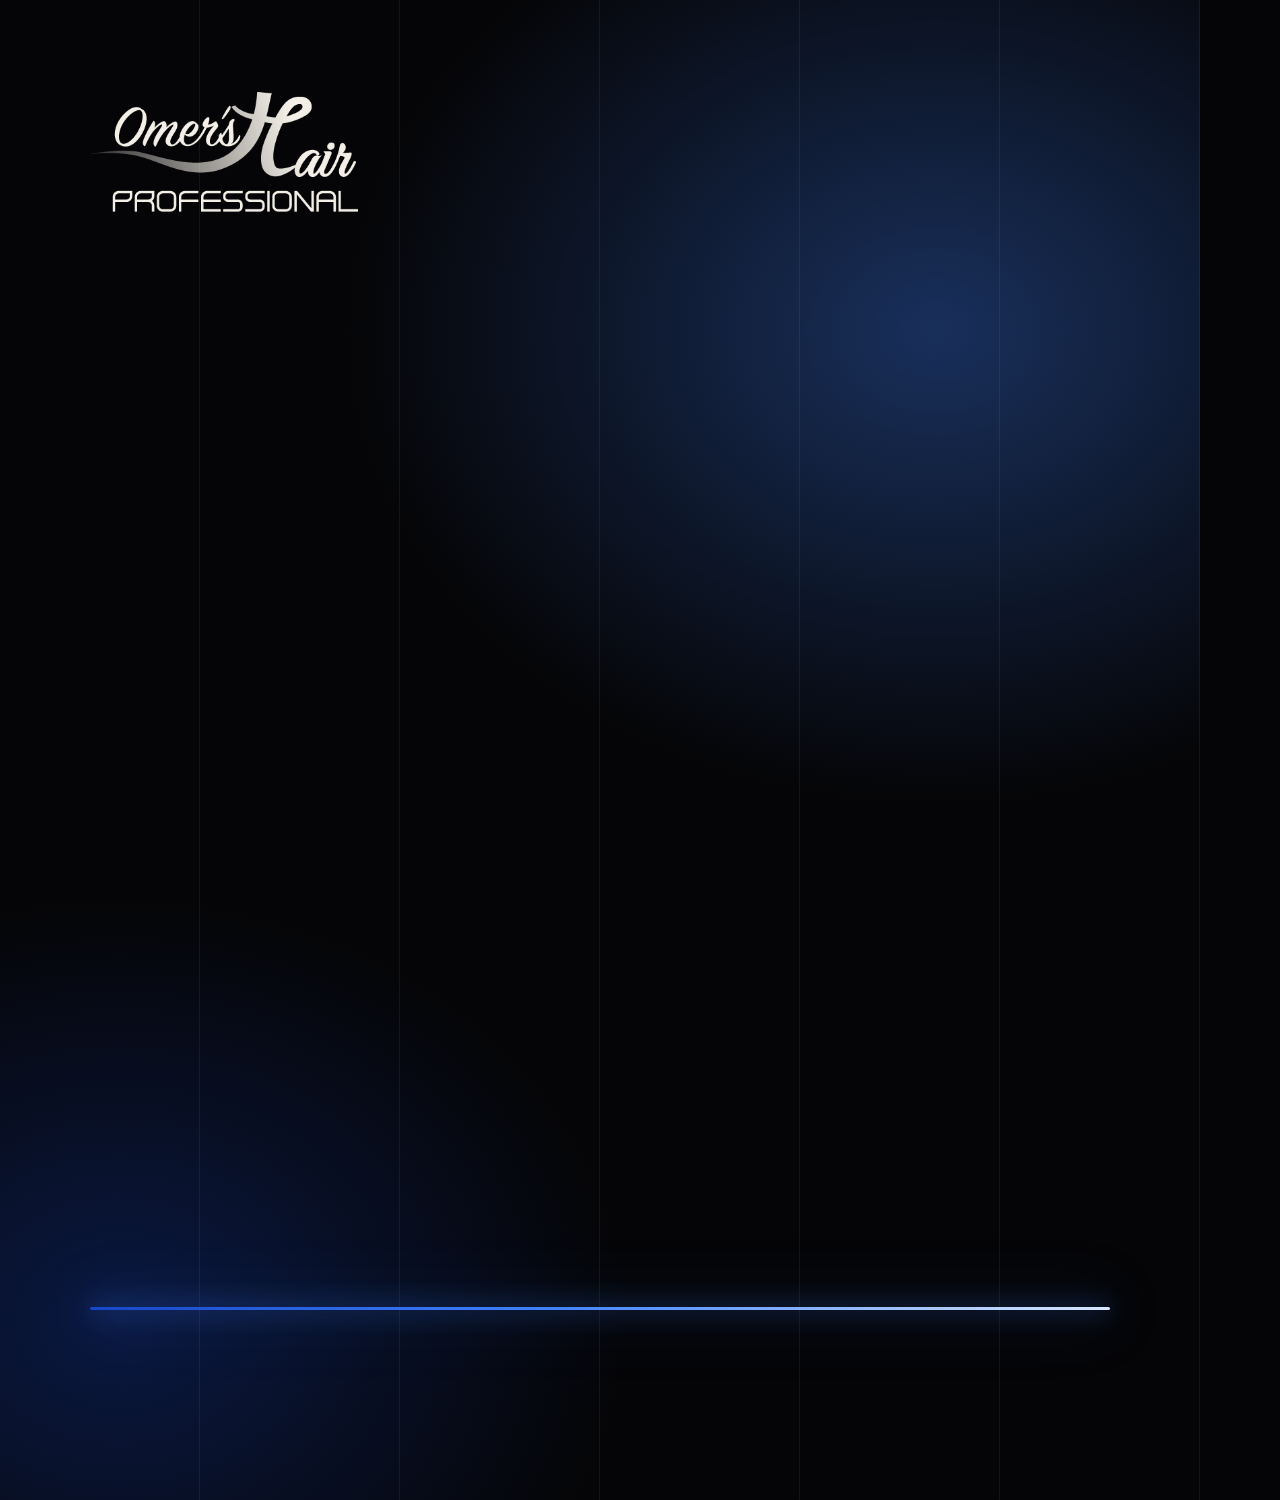
<file: tools/karte.html>
<!doctype html>
<html lang="de"><head><meta charset="utf-8">
<style>
@font-face { font-family: 'Jost'; src: url('../assets/fonts/jost-latin-wght-normal.woff2') format('woff2-variations'); font-weight: 300 700; }
html, body { margin: 0; background: #050507; }
.k { position: relative; width: 1200px; height: 1500px; overflow: hidden; font-family: 'Jost'; color: #fff;
  background:
    radial-gradient(70% 45% at 78% 22%, rgb(63 130 255 / .34), transparent 70%),
    radial-gradient(60% 40% at 10% 88%, rgb(23 71 201 / .30), transparent 70%),
    #050507; }
.k::before { content: ''; position: absolute; inset: 0;
  background: repeating-linear-gradient(90deg, transparent 0 199px, rgb(255 255 255 / .06) 199px 200px); }
.logo { position: absolute; left: 90px; top: 92px; height: 120px; }
.nr { position: absolute; right: 90px; top: 110px; font-size: 30px; letter-spacing: .3em; color: rgb(255 255 255 / .6); }
.wort { position: absolute; left: 80px; right: 60px; bottom: 250px; font-size: 220px; line-height: .86; font-weight: 600; letter-spacing: -.035em; text-transform: uppercase;
  background: linear-gradient(180deg, #ffffff 0%, #eef2fa 16%, #c5ccdc 33%, #f7f9fd 44%, #59627a 49.5%, #0d1018 52%, #222b42 57%, #5c7fc4 70%, #b9d0ff 84%, #f2f7ff 100%);
  -webkit-background-clip: text; background-clip: text; color: transparent;
  filter: drop-shadow(0 2px 0 rgb(255 255 255 / .25)) drop-shadow(0 0 34px rgb(63 130 255 / .4)); }
.linie { position: absolute; left: 90px; right: 90px; bottom: 190px; height: 3px; border-radius: 3px;
  background: linear-gradient(90deg, #1747c9, #3f82ff 45%, #d9e7ff); box-shadow: 0 0 24px #3f82ff, 0 0 60px rgb(63 130 255 / .7); }
.unter { position: absolute; left: 90px; bottom: 100px; font-size: 34px; letter-spacing: .26em; text-transform: uppercase; color: rgb(255 255 255 / .75); }
</style></head><body>
<div class="k"><img class="logo" src="../assets/img/logo-hell.webp" alt=""><span class="nr" id="nr"></span>
<div class="wort" id="wort"></div><div class="linie"></div><div class="unter" id="unter"></div></div>
<script>
const p = new URLSearchParams(location.search);
document.getElementById('wort').innerHTML = p.get('wort'); if (p.get('gr')) document.getElementById('wort').style.fontSize = p.get('gr') + 'px';
document.getElementById('unter').textContent = p.get('unter');
document.getElementById('nr').textContent = p.get('nr');
</script></body></html>
</file>
<file: assets/css/site.css>
/* Omer's Hair Professional — gemeinsames Stylesheet aller Standorte
   Sprache: Schwarz, Chrom und Neon (Blau aus dem Leuchtschild am Isartor), Raster aus feinen Linien. */

@font-face {
  font-family: 'Jost';
  src: url('../fonts/jost-latin-wght-normal.woff2') format('woff2-variations');
  font-weight: 300 700; font-style: normal; font-display: swap;
  unicode-range: U+0000-00FF, U+0131, U+0152-0153, U+02BB-02BC, U+02C6, U+02DA, U+02DC, U+0304, U+0308, U+0329, U+2000-206F, U+20AC, U+2122, U+2191, U+2193, U+2212, U+2215, U+FEFF, U+FFFD;
}
@font-face {
  font-family: 'Jost';
  src: url('../fonts/jost-latin-ext-wght-normal.woff2') format('woff2-variations');
  font-weight: 300 700; font-style: normal; font-display: swap;
  unicode-range: U+0100-02BA, U+02BD-02C5, U+02C7-02CC, U+02CE-02D7, U+02DD-02FF, U+0304, U+0308, U+0329, U+1D00-1DBF, U+1E00-1E9F, U+1EF2-1EFF, U+2020, U+20A0-20AB, U+20AD-20C0, U+2113, U+2C60-2C7F, U+A720-A7FF;
}

@property --winkel { syntax: '<angle>'; inherits: false; initial-value: 0deg; }

:root {
  --grund: #020203;
  --grund-2: #0c0c11;
  --grund-3: #14141b;
  --glas: rgb(20 20 28 / .62);
  --text: #f4f3f8;
  --text-2: #aeadbc;
  --text-3: #7c7b89;
  --linie: rgb(255 255 255 / .07);
  --linie-2: rgb(255 255 255 / .14);
  --linie-3: rgb(255 255 255 / .26);

  /* Neon: Blau aus dem Leuchtschild, Violett und Pink als Spiegelung */
  --blau: #3f82ff;          /* Leuchtschild, gemessen und aufgehellt */
  --blau-hell: #8fbaff;
  --blau-eis: #d9e7ff;
  --blau-tief: #1747c9;
  --neon: linear-gradient(90deg, var(--blau-tief), var(--blau) 45%, var(--blau-hell));
  --neon-schein: rgb(63 130 255 / .5);
  --offen: #7ef0b0;

  /* Chrom für große Schrift */
  --chrom: linear-gradient(180deg, #ffffff 0%, #eef2fa 16%, #c5ccdc 33%, #f7f9fd 44%, #59627a 49.5%, #0d1018 52%, #222b42 57%, #5c7fc4 70%, #b9d0ff 84%, #f2f7ff 100%);
  --chrom-glanz: linear-gradient(100deg, transparent 42%, rgb(255 255 255 / .95) 50%, transparent 58%);

  --schrift: 'Jost', system-ui, -apple-system, 'Segoe UI', Roboto, sans-serif;
  --rand: clamp(16px, 3.6vw, 48px);
  --innen: clamp(12px, 1.1vw, 16px);     /* Abstand der Schrift zur Rasterlinie */
  --luft: clamp(3.5rem, 6.5vw, 6rem);     /* oben und unten in jedem Abschnitt */
  --kopf-luft: clamp(1.8rem, 3.4vw, 3rem); /* zwischen Abschnittskopf und Inhalt */
  --breite: 1360px;
  --kopf: 58px;
  --rund: 22px;

  --kurve: cubic-bezier(.22, .61, .36, 1);
  --kurve-weich: cubic-bezier(.16, 1, .3, 1);
  --t1: .3s; --t2: .5s; --t3: .9s;

  color-scheme: dark;
}


*, *::before, *::after { box-sizing: border-box; }
[hidden] { display: none !important; }

html {
  -webkit-text-size-adjust: 100%; text-size-adjust: 100%;
  scroll-padding-top: calc(var(--kopf) + 16px);
  scrollbar-color: #3a3a48 var(--grund);
  background: var(--grund);
}
@media (prefers-reduced-motion: no-preference) { html { scroll-behavior: smooth; } }

body {
  margin: 0; min-height: 100svh;
  background: var(--grund); color: var(--text);
  font: 400 1.0625rem/1.6 var(--schrift);
  -webkit-font-smoothing: antialiased; -moz-osx-font-smoothing: grayscale;
  overflow-x: clip;
}
img { display: block; max-width: 100%; height: auto; }
a { color: inherit; text-underline-offset: .22em; text-decoration-thickness: 1px; }
button { font: inherit; color: inherit; }
address { font-style: normal; }
h1, h2, h3 { margin: 0; font-weight: 500; line-height: 1; letter-spacing: -.03em; text-wrap: balance; }
p { margin: 0; text-wrap: pretty; }
::selection { background: var(--blau); color: #fff; }
:focus-visible { outline: 1.5px solid var(--blau); outline-offset: 4px; border-radius: 6px; }

.huelle { width: min(100% - 2 * var(--rand), var(--breite)); margin-inline: auto; }
.nur-vorleser { position: absolute !important; width: 1px; height: 1px; padding: 0; margin: -1px; overflow: hidden; clip: rect(0 0 0 0); white-space: nowrap; border: 0; }
.sprung { position: absolute; left: var(--rand); top: -100px; z-index: 300; padding: .7rem 1rem; background: var(--text); color: var(--grund); text-decoration: none; border-radius: 8px; }
.sprung:focus { top: 12px; }

/* ---------- Raster: feine Spaltenlinien über der ganzen Seite ---------- */

.raster {
  position: fixed; inset: 0; z-index: 1; pointer-events: none;
  width: min(100% - 2 * var(--rand), var(--breite)); margin-inline: auto;
  border-inline: 1px solid var(--linie);
  background: linear-gradient(90deg, transparent calc(100% - 1px), var(--linie) 0) 0 0 / calc(100% / 6) 100% repeat-x;
}
@media (max-width: 52rem) { .raster { background-size: calc(100% / 2) 100%; } }
main, .fuss { position: relative; z-index: 2; }

/* ---------- Schrift ---------- */

.chrom {
  background: var(--chrom-glanz) 160% 0 / 260% 100% no-repeat, var(--chrom);
  -webkit-background-clip: text; background-clip: text; color: transparent; -webkit-text-fill-color: transparent;
}
/* Große Chromschrift: feine Kante oben, Schatten unten, blauer Hauch — wie gegossenes Metall */
/* Kein filter und keine Bewegung auf der Chromschrift selbst: Safari zeichnet Verlaufsschrift sonst als Rechtecke */
.riesen { position: relative; isolation: isolate; }
@media (prefers-reduced-motion: no-preference) {
  .js .riesen .chrom { animation: glanz 9s var(--kurve) infinite; animation-delay: calc(var(--b) * 70ms + 1.2s); }
}
@keyframes glanz { 0% { background-position: 160% 0, 0 0; } 22%, 100% { background-position: -60% 0, 0 0; } }
.marke-text { font-weight: 600; text-transform: uppercase; letter-spacing: -.045em; line-height: .78; }
.etikett {
  display: inline-flex; flex-wrap: wrap; align-items: center; gap: .35rem .7rem;
  font-size: .72rem; font-weight: 500; letter-spacing: .24em; text-transform: uppercase; color: var(--text-2);
}
.etikett::before { content: ''; width: 7px; height: 7px; border-radius: 2px; background: var(--neon); box-shadow: 0 0 10px var(--neon-schein); }
.etikett b { color: var(--text); font-weight: 500; }
.titel { font-size: clamp(2.4rem, 1.2rem + 5.4vw, 6.4rem); }
.titel-m { font-size: clamp(2rem, 1.2rem + 3.2vw, 4rem); }
.titel-s { font-size: clamp(1.5rem, 1.1rem + 1.4vw, 2.2rem); letter-spacing: -.02em; }
.leise { color: var(--text-2); }
.einleitung { font-size: clamp(1.05rem, 1rem + .3vw, 1.22rem); color: var(--text-2); max-width: 34rem; }
.neon-text { background: var(--neon); -webkit-background-clip: text; background-clip: text; color: transparent; }

/* ---------- Knöpfe ---------- */

.knopf, .knopf-still {
  --h: 3.2rem;
  position: relative; isolation: isolate;
  display: inline-flex; align-items: center; justify-content: center; gap: .65rem;
  min-height: var(--h); padding: 0 1.4rem; border-radius: 999px;
  font-size: .95rem; font-weight: 500; letter-spacing: .01em; text-decoration: none; white-space: nowrap; cursor: pointer;
  transition: transform var(--t1) var(--kurve), background-color var(--t1) var(--kurve), border-color var(--t1) var(--kurve), color var(--t1) var(--kurve), box-shadow var(--t1) var(--kurve);
}
/* Hauptknopf: dunkles Glas, Neonkante, die einmal herumläuft */
.knopf { background: #0e0e15; color: #fff; border: 0; box-shadow: 0 0 22px -6px var(--neon-schein); }
.knopf::before {
  content: ''; position: absolute; inset: 0; z-index: -1; border-radius: inherit; padding: 1.5px;
  background: conic-gradient(from var(--winkel), var(--blau-tief), var(--blau), var(--blau-eis), var(--blau), var(--blau-tief));
  -webkit-mask: linear-gradient(#000 0 0) content-box, linear-gradient(#000 0 0); -webkit-mask-composite: xor;
  mask: linear-gradient(#000 0 0) content-box exclude, linear-gradient(#000 0 0);
}
@media (prefers-reduced-motion: no-preference) { .knopf::before { animation: kante-laeuft 6s linear infinite; } }
@keyframes kante-laeuft { to { --winkel: 360deg; } }
.knopf-still { background: rgb(255 255 255 / .03); border: 1px solid var(--linie-3); color: var(--text); -webkit-backdrop-filter: blur(8px); backdrop-filter: blur(8px); }
.knopf svg, .knopf-still svg { width: 1.1rem; height: 1.1rem; flex: none; }
.knopf-klein { --h: 2.5rem; padding: 0 1rem; font-size: .86rem; }
@media (hover: hover) and (pointer: fine) {
  .knopf:hover { box-shadow: 0 0 34px -4px var(--neon-schein); transform: translateY(-1px); }
  .knopf-still:hover { border-color: var(--text-2); background: rgb(255 255 255 / .07); }
}
.knopf:active, .knopf-still:active { transform: scale(.98); }
.knoepfe { display: flex; flex-wrap: wrap; gap: .7rem; }
.ico { width: 1em; height: 1em; display: inline-block; vertical-align: -.12em; flex: none; }

/* ---------- Kopf: Navigation in den Spalten des Rasters ---------- */

.kopf {
  position: sticky; top: 0; z-index: 60; height: var(--kopf);
  background: linear-gradient(rgb(5 5 7 / .86), rgb(5 5 7 / .6));
  -webkit-backdrop-filter: blur(16px) saturate(1.3); backdrop-filter: blur(16px) saturate(1.3);
  border-bottom: 1px solid var(--linie);
  transition: transform var(--t2) var(--kurve);
}
.kopf.weg { transform: translateY(-100%); }
.kopf-innen { height: 100%; display: grid; grid-template-columns: repeat(6, minmax(0, 1fr)); align-items: stretch; }
.marke { display: flex; align-items: center; padding-inline: var(--innen); }
.marke img { height: 34px; width: auto; }
.spalten { display: contents; }
.spalten a {
  position: relative; display: flex; align-items: center; padding: 0 var(--innen);
  font-size: .72rem; font-weight: 500; letter-spacing: .2em; text-transform: uppercase; text-decoration: none; color: var(--text-2);
  transition: color var(--t1) var(--kurve);
}
.spalten a::before {     /* Balken wie ein Reiter */
  content: ''; position: absolute; left: calc(var(--innen) - .45rem); right: var(--innen); top: 50%; height: 1.55rem; translate: 0 -50%; z-index: -1;
  border-radius: 3px; background: var(--text); transform: scaleX(0); transform-origin: 0 50%;
  transition: transform var(--t2) var(--kurve-weich);
}
.spalten a[aria-current='page'] { color: #050507; }
.spalten a[aria-current='page']::before { transform: none; }
@media (hover: hover) and (pointer: fine) {
  .spalten a:not([aria-current]):hover { color: var(--text); }
  .spalten a:not([aria-current]):hover::before { transform: scaleX(1); background: rgb(255 255 255 / .08); }
}
.kopf-termin { grid-column: 6; display: flex; align-items: center; justify-content: flex-end; padding-right: var(--innen); }
.kopf-menue { display: none; }
@media (max-width: 52rem) {
  .kopf-innen { display: flex; gap: .6rem; align-items: center; padding-right: var(--innen); }
  .marke { margin-right: auto; }
  .kopf-termin { padding: 0; }
  .marke img { height: 30px; }
  .spalten { display: none; }
  .kopf-menue {
    display: inline-grid; place-items: center; width: 2.6rem; height: 2.6rem; border-radius: 50%;
    border: 1px solid var(--linie-3); background: rgb(255 255 255 / .03); cursor: pointer; padding: 0;
  }
  .kopf-menue span, .kopf-menue span::before { display: block; width: 16px; height: 1.5px; background: currentColor; border-radius: 2px; }
  .kopf-menue span { position: relative; box-shadow: 0 5px 0 currentColor; translate: 0 -2.5px; }
  .kopf-menue span::before { content: none; }
}

/* Menü am Handy (Popover, ohne Skript) */
.menue {
  inset: 0; width: 100%; height: 100%; max-width: none; max-height: none; margin: 0; padding: calc(var(--kopf) + 1.5rem) var(--rand) 2rem;
  border: 0; background: rgb(5 5 7 / .97); color: var(--text);
  -webkit-backdrop-filter: blur(20px); backdrop-filter: blur(20px);
}
.menue { display: none; position: fixed; z-index: 200; }
.menue:popover-open, .menue.offen { display: flex; flex-direction: column; }
.menue ul { list-style: none; margin: 0; padding: 0; border-top: 1px solid var(--linie-2); }
.menue li { border-bottom: 1px solid var(--linie-2); }
.menue a { display: flex; justify-content: space-between; align-items: baseline; padding: 1.1rem 0; text-decoration: none; font-size: 2rem; font-weight: 500; letter-spacing: -.03em; }
.menue a small { font-size: .7rem; letter-spacing: .2em; color: var(--text-3); }
.menue a[aria-current='page'] { color: var(--blau); }
.menue .knoepfe { margin-top: auto; padding-top: 2rem; }
.menue-zu { position: absolute; top: 9px; right: var(--rand); width: 2.6rem; height: 2.6rem; border-radius: 50%; border: 1px solid var(--linie-3); background: none; cursor: pointer; display: grid; place-items: center; }
.menue-zu svg { width: 1.1rem; height: 1.1rem; }
@media (prefers-reduced-motion: no-preference) {
  .menue:popover-open { animation: menue-auf .5s var(--kurve-weich); }
  .menue:popover-open li { animation: hoch .6s var(--kurve-weich) backwards; }
  .menue:popover-open li:nth-child(2) { animation-delay: .05s; } .menue:popover-open li:nth-child(3) { animation-delay: .1s; }
  .menue:popover-open li:nth-child(4) { animation-delay: .15s; } .menue:popover-open li:nth-child(5) { animation-delay: .2s; }
}
@keyframes menue-auf { from { opacity: 0; } }
@keyframes hoch { from { opacity: 0; transform: translateY(18px); } }

/* ---------- Öffnungsstand ---------- */

.stand { display: inline-flex; align-items: center; gap: .55rem; font-size: .85rem; color: var(--text-2); font-variant-numeric: tabular-nums; }
.stand::before { content: ''; width: 7px; height: 7px; border-radius: 50%; flex: none; background: var(--text-3); }
.stand.offen { color: var(--text); }
.stand.offen::before { background: var(--offen); box-shadow: 0 0 0 3px rgb(126 240 176 / .16), 0 0 12px rgb(126 240 176 / .8); }
@media (prefers-reduced-motion: no-preference) { .stand.offen::before { animation: atmen 2.8s ease-in-out infinite; } }
@keyframes atmen { 50% { box-shadow: 0 0 0 6px rgb(126 240 176 / .06), 0 0 18px rgb(126 240 176 / .5); } }

/* ---------- Startseite: Auftakt mit 3D ---------- */

.auftakt {
  position: relative; isolation: isolate; overflow: clip; background: var(--grund);
  height: calc(100svh - var(--kopf)); min-height: 34rem; max-height: 64rem;
  display: grid; grid-template-columns: minmax(0, 1fr); grid-template-rows: auto 1fr auto;
}
.auftakt-3d { position: absolute; inset: 0; z-index: -1; width: 100%; height: 100%; display: block; opacity: 0; transition: opacity 1.2s var(--kurve); }
.auftakt-3d.bereit { opacity: 1; }
.auftakt-poster { position: absolute; inset: 0; z-index: -2; width: 100%; height: 100%; object-fit: cover; }
.auftakt::after {   /* Schleier nach unten, damit der Text steht */
  content: ''; position: absolute; inset: auto 0 0; height: 40%; z-index: -1; pointer-events: none;
  background: linear-gradient(transparent, rgb(3 3 4 / .82) 62%, var(--grund));
}
/* Rasterlinien über dem Bild, wie in der Referenz */
.glas-raster { position: absolute; inset: 0; z-index: 1; pointer-events: none; display: grid; grid-template-columns: repeat(6, minmax(0, 1fr)); border-inline: 1px solid var(--linie); }
.glas-raster i { border-right: 1px solid var(--linie); }
@media (max-width: 52rem) { .glas-raster i { border: 0; } .glas-raster i:nth-child(3) { border-right: 1px solid var(--linie); } }
.riesen .b { display: inline-block; }
.riesen {
  display: block; margin: 0; padding: 0;
  font-size: clamp(3rem, 14.2vw, 19rem); white-space: nowrap; overflow: hidden;
  pointer-events: none; user-select: none;
}
.auftakt-oben { position: relative; z-index: 2; padding-top: clamp(.9rem, 2vw, 1.8rem); }
.auftakt-oben .riesen { text-align: left; margin-left: -.035em; }
.auftakt-unten {
  position: relative; z-index: 2; grid-row: 3;
  display: grid; grid-template-columns: repeat(6, minmax(0, 1fr)); align-items: end;
  padding-bottom: clamp(1.4rem, 3vw, 2.6rem);
}
.auftakt-text { grid-column: 1 / span 3; display: grid; gap: 1.1rem; padding-inline: var(--innen); }
.auftakt-text h1 { font-size: clamp(2rem, 1.2rem + 2.6vw, 3.4rem); letter-spacing: -.035em; }
.auftakt-text h1 span { display: block; color: var(--text-2); font-weight: 400; }
.auftakt-staende { grid-column: 5 / span 2; justify-self: end; display: grid; gap: .45rem; text-align: right; font-size: .82rem; color: var(--text-2); padding-inline: var(--innen); }
.auftakt-staende b { font-size: clamp(2.4rem, 2rem + 2vw, 3.6rem); font-weight: 500; letter-spacing: -.04em; color: var(--text); line-height: 1; font-variant-numeric: tabular-nums; }
.runter { display: inline-flex; align-items: center; gap: .6rem; justify-self: end; font-size: .72rem; letter-spacing: .22em; text-transform: uppercase; color: var(--text-2); text-decoration: none; margin-top: .6rem; }
.runter i { width: 1px; height: 2.6rem; background: linear-gradient(var(--text), transparent); }
@media (prefers-reduced-motion: no-preference) { .runter i { animation: tropfen 2.4s var(--kurve) infinite; transform-origin: 50% 0; } }
@keyframes tropfen { 0% { transform: scaleY(0); } 50% { transform: scaleY(1); } 100% { transform: scaleY(1); opacity: 0; } }
@media (max-width: 52rem) {
  .auftakt { height: auto; min-height: calc(100svh - var(--kopf)); max-height: none; }
  .riesen { white-space: normal; line-height: .8; }
  .riesen .w { display: block; }
  .riesen.passend { white-space: nowrap; }       /* Marke in einem Stück, auf die Breite eingepasst */
  .riesen.passend .w { display: inline; }
  .auftakt::after { height: 58%; background: linear-gradient(transparent, rgb(3 3 4 / .85) 40%, var(--grund) 90%); }
  .auftakt-unten { grid-template-columns: 1fr; gap: 1.5rem; }
  .auftakt-text, .auftakt-staende { grid-column: 1; }
  .auftakt-staende { justify-self: start; text-align: left; grid-template-columns: auto 1fr; align-items: center; column-gap: 1rem; }
  .auftakt-staende b { grid-row: span 2; }
  .runter { display: none; }
}

/* ---------- Abschnitte im Raster ----------
   Regel: Schrift steht immer eine feste Einrückung neben einer Rasterlinie, Flächen (Bilder, Karten) liegen bündig im Raster. */

.abschnitt { position: relative; padding: var(--luft) 0; border-top: 1px solid var(--linie); }
.abschnitt-kopf { display: grid; grid-template-columns: repeat(6, minmax(0, 1fr)); align-items: start; gap: 1rem 0; margin-bottom: var(--kopf-luft); }
.abschnitt-kopf .etikett { grid-column: 1; grid-row: 1; padding: .55rem var(--innen) 0; }
.abschnitt-kopf h2 { grid-column: 2 / -1; padding-inline: var(--innen); }
.abschnitt-kopf p { grid-column: 2 / span 3; padding-inline: var(--innen); color: var(--text-2); max-width: 36rem; }
.abschnitt-kopf:has(.kopf-seite) h2 { grid-column: 2 / span 3; }
.kopf-seite { grid-column: 5 / span 2; grid-row: 1 / span 2; justify-self: end; align-self: end; padding-inline: var(--innen); }
@media (max-width: 52rem) {
  .abschnitt-kopf { grid-template-columns: 1fr; }
  .abschnitt-kopf .etikett, .abschnitt-kopf h2, .abschnitt-kopf p, .abschnitt-kopf:has(.kopf-seite) h2 { grid-column: 1; grid-row: auto; }
  .abschnitt-kopf .etikett { padding-top: 0; }
  .kopf-seite { grid-column: 1; grid-row: auto; justify-self: start; }
}
.abschnitt.anschluss { padding-top: 0; border-top: 0; }
.trenner { position: relative; height: 1px; background: var(--linie-2); }
.trenner::after { content: ''; position: absolute; left: 0; top: -1px; height: 3px; width: 100%; background: var(--neon); transform-origin: 0 50%; box-shadow: 0 0 14px var(--neon-schein); transform: scaleX(.12); }
@media (prefers-reduced-motion: no-preference) {
  .js .trenner::after { transform: scaleX(0); transition: transform 1.6s var(--kurve-weich); }
  .js .trenner.an::after { transform: scaleX(.12); }
}

/* ---------- Salon-Ring: gebogene Karten, die sich hereindrehen ---------- */

.ring-abschnitt { padding: var(--luft) 0; overflow: clip; }
.ring-steuer { display: flex; flex-wrap: wrap; align-items: center; gap: .8rem 1.2rem; }
.ring-steuer .zaehler { font-size: .8rem; letter-spacing: .2em; color: var(--text-2); font-variant-numeric: tabular-nums; margin-left: auto; }
.ring-pfeil {
  width: 3rem; height: 3rem; border-radius: 50%; border: 1px solid var(--linie-3); background: rgb(255 255 255 / .03);
  display: grid; place-items: center; cursor: pointer; transition: border-color var(--t1) var(--kurve), background-color var(--t1) var(--kurve);
}
.ring-pfeil svg { width: 1.1rem; height: 1.1rem; }
@media (hover: hover) and (pointer: fine) { .ring-pfeil:hover { border-color: var(--text); background: rgb(255 255 255 / .08); } }
.ring-auto { position: relative; }
.ring-auto .ico-pause, .ring-auto[aria-pressed='false'] .ico-spiel { display: block; }
.ring-auto .ico-spiel, .ring-auto[aria-pressed='false'] .ico-pause { display: none; }
.ring-auto[aria-pressed='true']::after { content: ''; position: absolute; inset: -3px; border-radius: 50%; border: 1.5px solid transparent; border-top-color: var(--blau); }
@media (prefers-reduced-motion: no-preference) { .ring-auto[aria-pressed='true']::after { animation: drehen 6.5s linear infinite; } }
@keyframes drehen { to { transform: rotate(360deg); } }
.finder-antwort { min-height: 1.5em; font-size: .9rem; color: var(--text-2); }
.finder-antwort b { color: var(--text); font-weight: 500; }

/* Ohne Skript: flache Reihe zum Wischen */
.ring {
  display: flex; gap: 1rem; overflow-x: auto; scroll-snap-type: x mandatory; list-style: none; margin: 0;
  padding: 1rem var(--rand) 1.5rem; scrollbar-width: none;
}
.ring::-webkit-scrollbar { display: none; }
.ring-karte { flex: 0 0 min(84vw, 520px); scroll-snap-align: center; display: grid; gap: 1.2rem; }
.ring-bild { position: relative; display: block; aspect-ratio: 4 / 3; border-radius: var(--rund); overflow: hidden; background: var(--grund-3); }
.ring-bild img { width: 100%; height: 100%; object-fit: cover; }

/* Mit Skript: Bühne in 3D */
.ring-buehne { position: relative; }
.ring-3d .ring-buehne { margin-top: clamp(4rem, 9vw, 7.5rem); }   /* Platz für die Rückseite der Trommel */
.ring-3d .ring { display: block; overflow: visible; padding: 0; height: var(--kh, 600px); position: relative; perspective: 1400px; perspective-origin: 50% 80%; touch-action: pan-y; cursor: grab; user-select: none; -webkit-user-select: none; }
.ring-3d .ring.zieht { cursor: grabbing; }
.ring-3d .ring-welt { position: absolute; left: 50%; top: 0; width: 0; height: var(--kh); -webkit-transform-style: preserve-3d; transform-style: preserve-3d; }
.ring-3d .ring-karte { position: absolute; left: 0; top: 0; width: 0; height: var(--kh); display: block; -webkit-transform-style: preserve-3d; transform-style: preserve-3d; will-change: transform; }
.ring-3d .ring-karte > .ring-info { display: none; }
.ring-3d .ring-bild { position: absolute; inset: 0; width: 0; height: var(--kh); overflow: visible; background: none; border-radius: 0; -webkit-transform-style: preserve-3d; transform-style: preserve-3d; aspect-ratio: auto; }
.ring-3d .ring-bild img { display: none; }
.streifen {
  position: absolute; top: 0; left: calc(var(--sw) / -2); width: var(--sw); height: var(--kh);
  -webkit-backface-visibility: visible; backface-visibility: visible;   /* hinten sieht man die Rückseiten mitdrehen */
  opacity: var(--deck, 1);
  background-image: var(--bild); background-repeat: no-repeat;
  background-size: var(--bgw) var(--bgh);
  background-position: calc(var(--ox) - var(--j) * var(--schritt)) var(--oy);
  transform: rotateY(var(--a)) translateZ(var(--r));   /* außen auf der Trommel: die Mitte wölbt sich nach vorn */
}
.streifen::after {   /* Abdunkeln der seitlichen Karten + Glanz */
  content: ''; position: absolute; inset: 0;
  background: linear-gradient(180deg, rgb(255 255 255 / calc(var(--glanz, 0) * .1)), transparent 35%), rgb(5 5 7 / var(--dunkel, 0));
}
.streifen.erster { border-radius: var(--rund) 0 0 var(--rund); }
.streifen.letzter { border-radius: 0 var(--rund) var(--rund) 0; }
.streifen.erster::after { border-radius: inherit; }
.streifen.letzter::after { border-radius: inherit; }
/* Neonkante am aktiven Spiegel */
.streifen { box-shadow: 0 -1px 0 rgb(255 255 255 / calc(var(--kante, 0) * .9)), 0 1px 0 rgb(255 255 255 / calc(var(--kante, 0) * .5)); }
.ring-karte.aktiv .streifen { box-shadow: 0 -1.5px 0 var(--blau-hell), 0 1.5px 0 var(--blau), 0 -10px 24px -14px var(--blau), 0 10px 26px -14px var(--blau); }
.ring-karte.aktiv .streifen.erster { box-shadow: -1.5px 0 0 var(--blau-hell), 0 -1.5px 0 var(--blau-hell), 0 1.5px 0 var(--blau), -12px 0 26px -12px var(--blau); }
.ring-karte.aktiv .streifen.letzter { box-shadow: 1.5px 0 0 var(--blau-hell), 0 -1.5px 0 var(--blau-hell), 0 1.5px 0 var(--blau), 12px 0 26px -12px var(--blau); }
.ring-licht { position: absolute; left: 0; width: 100%; z-index: 3; pointer-events: none; }
/* Gewählte Karte: der Weg zum Salon leuchtet unten auf */
.ring-3d.vorne .ring-karte.aktiv .streifen { box-shadow: 0 -2px 0 #fff, 0 2px 0 var(--blau-hell), 0 -14px 34px -14px var(--blau), 0 14px 34px -14px var(--blau); }
.ring-3d.vorne .ring-panel [data-salon] { border-color: var(--blau); color: #fff; box-shadow: 0 0 0 1px var(--blau), 0 0 28px -4px var(--neon-schein); }
@media (prefers-reduced-motion: no-preference) { .ring-3d.vorne .ring-panel [data-salon] { animation: salon-ruf 1.6s var(--kurve) infinite; } }
@keyframes salon-ruf { 50% { box-shadow: 0 0 0 1px var(--blau-hell), 0 0 40px 0 var(--neon-schein); } }
.ring-schatten { position: absolute; left: 50%; bottom: -2.4rem; width: min(70vw, 760px); height: 3rem; translate: -50% 0; border-radius: 50%; background: radial-gradient(closest-side, rgb(91 140 255 / .22), transparent); filter: blur(6px); pointer-events: none; }

/* Info zum aktiven Salon */
.ring-panel { display: grid; grid-template-columns: repeat(6, minmax(0, 1fr)); align-items: end; gap: 1.4rem 0; margin-top: clamp(2rem, 4vw, 3rem); min-height: 9.5rem; }
.ring-panel-info, .ring-panel .ring-steuer { padding-inline: var(--innen); }
.ring-info { display: grid; gap: .5rem; }
.ring-panel-info { grid-column: 1 / span 4; min-width: 0; }
.ring-panel .ring-info { grid-template-columns: minmax(0, 1fr) auto; align-items: end; gap: .6rem 2rem; }
.ring-panel .ring-info > :not(.knoepfe) { grid-column: 1; }
.ring-panel .ring-info .knoepfe { grid-column: 2; grid-row: 1 / span 5; align-self: end; }
.ring-panel .ring-steuer { grid-column: 5 / span 2; justify-content: flex-end; }
.ring-lage { font-size: .72rem; letter-spacing: .22em; text-transform: uppercase; color: var(--text-3); }
.ring-lage.naechster { color: var(--offen); }
.ring-info h2 { font-size: clamp(1.9rem, 1.3rem + 2.4vw, 3.4rem); letter-spacing: -.035em; }
.ring-info h2 a { text-decoration: none; }
.ring-info address { color: var(--text-2); font-size: .95rem; }
@media (prefers-reduced-motion: no-preference) {
  .ring-panel .ring-info.neu > * { animation: menue-auf .6s var(--kurve) backwards; }   /* Wechsel nur als Blende */
  .ring-panel .ring-info.neu > :nth-child(2) { animation-delay: .04s; }
  .ring-panel .ring-info.neu > :nth-child(3) { animation-delay: .08s; }
  .ring-panel .ring-info.neu > :nth-child(n+4) { animation-delay: .12s; }
}
@media (max-width: 52rem) {
  .ring-panel { grid-template-columns: 1fr; }
  .ring-panel-info { grid-column: 1; }
  .ring-panel .ring-info { grid-template-columns: 1fr; }
  .ring-panel .ring-info .knoepfe { grid-column: 1; grid-row: auto; margin-top: .6rem; }
  .ring-panel .ring-steuer { grid-column: 1; justify-content: flex-start; }
}
.ring-finder { display: grid; gap: .7rem; justify-items: end; text-align: right; }
@media (max-width: 52rem) { .ring-finder { justify-items: start; text-align: left; } }

/* ---------- Handwerk ---------- */

.haus { display: grid; grid-template-columns: repeat(6, minmax(0, 1fr)); gap: 2.4rem 0; align-items: start; }
.haus-kopf { grid-column: 1 / span 2; display: grid; gap: 1.1rem; padding-inline: var(--innen); }
.haus-kopf h2 { font-size: clamp(2rem, 1.3rem + 2.2vw, 3.2rem); }
.haus-kopf p { color: var(--text-2); }
.haus-liste { grid-column: 3 / span 4; display: grid; grid-template-columns: repeat(4, minmax(0, 1fr)); list-style: none; margin: 0; padding: 0; border-top: 1px solid var(--linie-2); }
.haus-liste li { position: relative; padding: 1.6rem var(--innen) 1.8rem; }
.haus-liste .nr { display: block; font-size: .72rem; letter-spacing: .2em; color: var(--text-3); margin-bottom: 3.4rem; font-variant-numeric: tabular-nums; }
.haus-liste h3 { font-size: 1.5rem; letter-spacing: -.025em; }
.haus-liste p { margin-top: .7rem; font-size: .95rem; color: var(--text-2); }
.haus-liste li::before { content: ''; position: absolute; left: 0; right: 0; top: -1px; height: 1px; background: var(--neon); transform: scaleX(0); transform-origin: 0 50%; transition: transform .8s var(--kurve-weich); }
@media (hover: hover) and (pointer: fine) { .haus-liste li:hover::before { transform: none; } }
@media (max-width: 64rem) {
  .haus-kopf { grid-column: 1 / span 3; }
  .haus-liste { grid-column: 1 / -1; grid-template-columns: repeat(2, minmax(0, 1fr)); }
  .haus-liste li:nth-child(n+3) { border-top: 1px solid var(--linie); }
  .haus-liste .nr { margin-bottom: 1.6rem; }
}
@media (max-width: 52rem) { .haus { grid-template-columns: 1fr; } .haus-kopf { grid-column: 1; } }
@media (max-width: 34rem) {
  .haus-liste { grid-template-columns: 1fr; }
  .haus-liste li + li { border-top: 1px solid var(--linie); }
}

/* ---------- Stimmen: laufendes Band ---------- */

.stimmen-kopf { display: flex; flex-wrap: wrap; align-items: end; justify-content: space-between; gap: 1.5rem; }
.wertung { display: flex; align-items: center; gap: 1rem; }
.wertung-zahl { font-size: clamp(3rem, 2.2rem + 3vw, 5rem); font-weight: 500; line-height: .9; letter-spacing: -.05em; }
.wertung-sterne { display: block; letter-spacing: .14em; font-size: .95rem; }
.wertung-quelle { display: block; font-size: .84rem; color: var(--text-2); }
.band { --dauer: 80s; position: relative; overflow: hidden; margin-top: clamp(2rem, 4vw, 3rem); -webkit-mask: linear-gradient(90deg, transparent, #000 8%, #000 92%, transparent); mask: linear-gradient(90deg, transparent, #000 8%, #000 92%, transparent); }
.stimmen { display: flex; gap: 1rem; width: max-content; list-style: none; margin: 0; padding: 0; }
@media (prefers-reduced-motion: no-preference) {
  .js .band .stimmen { animation: band var(--dauer) linear infinite; }
  .band:hover .stimmen, .band:focus-within .stimmen { animation-play-state: paused; }
}
@media (prefers-reduced-motion: reduce) { .band { overflow-x: auto; } }
@keyframes band { to { transform: translateX(-50%); } }
.stimme {
  width: min(78vw, 22rem); display: flex; flex-direction: column; gap: 1.2rem;
  padding: 1.6rem 1.5rem 1.3rem; border-radius: var(--rund);
  background: linear-gradient(160deg, rgb(255 255 255 / .06), rgb(255 255 255 / .015) 50%); border: 1px solid var(--linie-2);
}
.stimme blockquote { margin: 0; font-size: 1.04rem; line-height: 1.55; }
.stimme footer { margin-top: auto; font-size: .78rem; color: var(--text-3); display: flex; justify-content: space-between; gap: 1rem; border-top: 1px solid var(--linie); padding-top: .9rem; }
.sterne { background: var(--neon); -webkit-background-clip: text; background-clip: text; color: transparent; letter-spacing: .1em; }

/* ---------- Instagram ---------- */

.insta { display: grid; grid-template-columns: repeat(6, minmax(0, 1fr)); gap: 2rem 0; align-items: center; }
.insta-text { grid-column: 1 / span 3; display: grid; gap: 1.2rem; padding-inline: var(--innen) 2rem; }
.insta-griff { font-size: clamp(1.7rem, 1rem + 2.8vw, 3.4rem); letter-spacing: -.04em; overflow-wrap: anywhere; line-height: 1.02; font-weight: 500; }
.insta-griff a { text-decoration: none; }
.insta-kacheln { grid-column: 4 / span 3; display: grid; grid-template-columns: repeat(3, minmax(0, 1fr)); gap: .6rem; }
.insta-kacheln a { position: relative; display: block; overflow: hidden; border-radius: 14px; aspect-ratio: 3 / 4; }
.insta-kacheln a:nth-child(2) { transform: translateY(2rem); }
.insta-kacheln img { width: 100%; height: 100%; object-fit: cover; transition: transform 1.2s var(--kurve), filter var(--t2) var(--kurve); filter: saturate(.85); }
.insta-kacheln a::after { content: ''; position: absolute; inset: 0; border-radius: inherit; box-shadow: inset 0 0 0 1px rgb(255 255 255 / .1); }
@media (hover: hover) and (pointer: fine) { .insta-kacheln a:hover img { transform: scale(1.05); filter: none; } }
@media (max-width: 52rem) { .insta { grid-template-columns: 1fr; } .insta-text, .insta-kacheln { grid-column: 1; } .insta-text { padding-inline: var(--innen); } .insta-kacheln a:nth-child(2) { transform: translateY(1rem); } }

/* ---------- Aufruf (Bewerbung, Instagram MIRA) ---------- */

.ruf {
  position: relative; isolation: isolate; overflow: hidden;
  display: grid; grid-template-columns: minmax(0, 1fr) auto; gap: 1.5rem 3rem; align-items: center;
  padding: clamp(1.6rem, 3.4vw, 2.8rem) clamp(var(--innen), 3vw, 2.8rem); border-radius: 6px; border: 1px solid var(--linie-2);
  background: var(--grund-2);
}
.ruf h2 { font-size: clamp(1.6rem, 1.1rem + 2vw, 2.8rem); }
.ruf p { margin-top: .7rem; color: var(--text-2); max-width: 38rem; }
@media (max-width: 44rem) { .ruf { grid-template-columns: 1fr; } }

/* ---------- Standortseite: Glasschrift über die ganze Fläche, unten die Leiste zum Handeln ---------- */

.ort-auftakt { position: relative; }
.glas-buehne { position: relative; isolation: isolate; overflow: hidden; background: var(--grund); height: calc(100svh - var(--kopf) - 3.2rem); min-height: 32rem; max-height: 60rem; }
.glas-poster, .glas-poster img { position: absolute; inset: 0; width: 100%; height: 100%; object-fit: cover; }
.glas-3d { position: absolute; inset: 0; width: 100%; height: 100%; display: block; opacity: 0; transition: opacity 1s var(--kurve); }
.glas-3d.bereit { opacity: 1; }
.glas-an .glas-poster { opacity: 0; transition: opacity .6s var(--kurve) .4s; }
.glas-buehne::after { content: ''; position: absolute; inset: auto 0 0; height: 40%; z-index: 1; pointer-events: none; background: linear-gradient(transparent, rgb(2 2 3 / .82) 48%, var(--grund)); }
.ort-oben, .ort-unten { position: absolute; left: 0; right: 0; z-index: 2; display: grid; grid-template-columns: repeat(6, minmax(0, 1fr)); }
.ort-oben { top: 0; padding-top: 1.1rem; }
.ort-oben .etikett { grid-column: 1 / span 3; padding-inline: var(--innen); white-space: nowrap; }
.ort-oben .ort-zurueck { grid-column: 6; justify-self: end; }
.ort-oben a { color: var(--text-2); text-decoration: none; }
@media (hover: hover) and (pointer: fine) { .ort-oben a:hover { color: var(--text); } }
.ort-unten { bottom: 0; align-items: end; padding-bottom: clamp(1.2rem, 2.6vw, 2.2rem); }
.ort-text { grid-column: 1 / span 3; display: grid; gap: .7rem; padding-inline: var(--innen); }
.ort-text h1 { font-size: clamp(1.7rem, 1.1rem + 1.9vw, 2.8rem); letter-spacing: -.03em; font-weight: 500; }
.ort-fakten { display: flex; flex-wrap: wrap; align-items: center; gap: .5rem 1.3rem; }
.ort-wertung { display: inline-flex; align-items: center; gap: .45rem; font-size: .88rem; color: var(--text-2); text-decoration: none; }
.ort-wertung b { color: var(--text); font-weight: 500; }
.ort-wertung .ico { color: var(--blau); }
.ort-unten .knoepfe { grid-column: 4 / span 3; justify-content: flex-end; padding-inline: var(--innen); }
@media (max-width: 52rem) {
  .glas-buehne { height: calc(100svh - var(--kopf) - 3.2rem); min-height: 34rem; max-height: none; }
  .glas-buehne::after { height: 48%; }
  .ort-oben .etikett { grid-column: 1 / -1; }
  .ort-oben .ort-zurueck { display: none; }
  .ort-unten { grid-template-columns: 1fr; gap: 1.1rem; }
  .ort-text, .ort-unten .knoepfe { grid-column: 1; }
  .ort-unten .knoepfe { justify-content: flex-start; }
  .ort-unten .knoepfe > * { flex: 1 1 auto; }
}

/* Ladenfront: gerade, ganz, mit den Eckdaten in der Spalte daneben */
.ladenfront-raster.panorama .front-bild { grid-column: 1 / -1; }
.ladenfront-raster.panorama .front-bild img { aspect-ratio: auto; height: auto; }
.ladenfront-raster.panorama .front-daten { grid-column: 1 / -1; grid-template-columns: repeat(4, minmax(0, 1fr)); margin-top: 1rem; }
.ladenfront-raster.panorama .front-daten div:nth-child(n+2) { border-left: 1px solid var(--linie); }
.ladenfront { padding: var(--luft) 0; }
.ladenfront-raster { display: grid; grid-template-columns: repeat(6, minmax(0, 1fr)); align-items: stretch; }
.front-bild { grid-column: 1 / span 4; margin: 0; overflow: hidden; border-radius: 6px; background: var(--grund-3); box-shadow: 0 0 0 1px rgb(255 255 255 / .08); }
.front-bild img { width: 100%; aspect-ratio: 4 / 3; object-fit: cover; }
.front-daten { grid-column: 5 / span 2; margin: 0; display: grid; align-content: end; }
.front-daten div { padding: 1.1rem var(--innen) 1.2rem; border-top: 1px solid var(--linie-2); }
.front-daten dt { font-size: .7rem; letter-spacing: .22em; text-transform: uppercase; color: var(--text-3); }
.front-daten dd { margin: .45rem 0 0; font-size: clamp(1.02rem, .95rem + .3vw, 1.2rem); line-height: 1.4; }
.front-daten a { text-decoration: none; font-variant-numeric: tabular-nums; }
@media (max-width: 52rem) {
  .ladenfront-raster { grid-template-columns: repeat(2, minmax(0, 1fr)); }
  .front-bild { grid-column: 1 / -1; }
  .front-daten { grid-column: 1 / -1; grid-template-columns: repeat(2, minmax(0, 1fr)); margin-top: .8rem; }
}

/* Kapitelleiste: klebt unter dem Kopf, zeigt wo man ist */
.kapitel-halter { position: sticky; top: var(--kopf); z-index: 50; background: rgb(5 5 7 / .86); -webkit-backdrop-filter: blur(14px); backdrop-filter: blur(14px); border-block: 1px solid var(--linie); transition: top var(--t2) var(--kurve); }
html.kopf-weg .kapitel-halter { top: 0; }
.kapitel { display: flex; align-items: center; gap: .3rem; height: 3.2rem; padding-inline: max(0px, calc(var(--innen) - .85rem)) var(--innen); overflow-x: auto; scrollbar-width: none; }
.kapitel::-webkit-scrollbar { display: none; }
.kapitel a { flex: none; display: inline-flex; align-items: center; gap: .5rem; height: 2.2rem; padding: 0 .85rem; border-radius: 999px; font-size: .8rem; letter-spacing: .04em; text-decoration: none; color: var(--text-2); transition: color var(--t1) var(--kurve), background-color var(--t1) var(--kurve); }
.kapitel a small { font-size: .66rem; color: var(--text-3); letter-spacing: .1em; font-variant-numeric: tabular-nums; }
.kapitel a.an { color: var(--text); background: rgb(63 130 255 / .16); box-shadow: inset 0 0 0 1px rgb(63 130 255 / .45); }
.kapitel a.an small { color: var(--blau-hell); }
@media (hover: hover) and (pointer: fine) { .kapitel a:not(.an):hover { color: var(--text); background: rgb(255 255 255 / .05); } }
.kapitel .kapitel-termin { margin-left: auto; color: #fff; }
@media (max-width: 52rem) { .kapitel .kapitel-termin { display: none; } }

/* ---------- Übersicht: alle Salons auf einen Blick ---------- */

.uebersicht { list-style: none; margin: 0; padding: 0; border-top: 1px solid var(--linie-2); }
.uebersicht li { position: relative; display: grid; grid-template-columns: repeat(6, minmax(0, 1fr)); align-items: center; gap: .6rem 0; padding: 1.25rem 0; border-bottom: 1px solid var(--linie-2); }
.uebersicht li::before { content: ''; position: absolute; left: 0; bottom: -1px; height: 1px; width: 100%; background: var(--neon); transform: scaleX(0); transform-origin: 0 50%; transition: transform .8s var(--kurve-weich); box-shadow: 0 0 12px var(--neon-schein); }
@media (hover: hover) and (pointer: fine) { .uebersicht li:hover::before { transform: none; } }
.ue-name { grid-column: 1 / span 2; display: flex; align-items: baseline; gap: 1rem; padding-right: 1rem; }
.ue-name .nr { font-size: .7rem; letter-spacing: .14em; color: var(--text-3); font-variant-numeric: tabular-nums; }
.ue-name a { font-size: clamp(1.15rem, 1rem + .6vw, 1.5rem); font-weight: 500; letter-spacing: -.02em; text-decoration: none; }
.ue-name small { display: block; font-size: .7rem; letter-spacing: .2em; text-transform: uppercase; color: var(--text-3); margin-top: .3rem; }
.ue-adresse { grid-column: 3; font-size: .9rem; color: var(--text-2); padding-right: 1rem; }
.ue-stand { grid-column: 4; }
.ue-tel { grid-column: 5; font-size: .92rem; font-variant-numeric: tabular-nums; }
.ue-tel a { text-decoration: none; color: var(--text); }
.ue-tun { grid-column: 6; justify-self: end; }
@media (max-width: 64rem) {
  .uebersicht li { grid-template-columns: minmax(0, 1fr) auto; padding: 1.1rem 0; }
  .ue-name { grid-column: 1; }
  .ue-tun { grid-column: 2; grid-row: 1 / span 3; align-self: center; }
  .ue-adresse, .ue-stand, .ue-tel { grid-column: 1; padding-left: 2.2rem; }
}
@media (max-width: 30rem) { .ue-tun .knopf { padding: 0 .9rem; } .ue-tun .knopf span { display: none; } }

/* ---------- Preisliste: Sprungleiste + Akkordeon ---------- */

.preise { display: grid; grid-template-columns: repeat(6, minmax(0, 1fr)); align-items: start; }
.preise-seite { grid-column: 1 / span 2; position: sticky; top: calc(var(--kopf) + 4.5rem); display: grid; gap: 1.4rem; padding-right: 2.5rem; }
.preise-seite .klein { font-size: .82rem; color: var(--text-3); }
.preis-nav { display: grid; gap: .35rem; }
.preis-nav a { display: flex; justify-content: space-between; align-items: baseline; gap: 1rem; padding: .7rem .95rem; border-radius: 12px; text-decoration: none; color: var(--text-2); border: 1px solid transparent; transition: color var(--t1) var(--kurve), background-color var(--t1) var(--kurve), border-color var(--t1) var(--kurve); }
.preis-nav a small { font-size: .78rem; color: var(--text-3); font-variant-numeric: tabular-nums; }
.preis-nav a.an { color: var(--text); background: rgb(63 130 255 / .12); border-color: rgb(63 130 255 / .4); }
.preis-nav a.an small { color: var(--blau-hell); }
@media (hover: hover) and (pointer: fine) { .preis-nav a:not(.an):hover { color: var(--text); background: rgb(255 255 255 / .04); } }
.gruppen { grid-column: 3 / span 4; display: grid; gap: .6rem; }
.gruppe { border-radius: 18px; overflow: hidden; }
.gruppe summary { display: grid; grid-template-columns: minmax(0, 1fr) auto auto; align-items: center; gap: 1.2rem; padding: 1.15rem 1.35rem; cursor: pointer; list-style: none; }
.gruppe summary::-webkit-details-marker { display: none; }
.g-titel { font-size: clamp(1.2rem, 1rem + .7vw, 1.55rem); font-weight: 500; letter-spacing: -.02em; }
.g-info { font-size: .8rem; color: var(--text-3); white-space: nowrap; font-variant-numeric: tabular-nums; }
.g-pfeil { position: relative; width: 2rem; height: 2rem; border-radius: 50%; border: 1px solid var(--linie-3); transition: transform var(--t2) var(--kurve-weich), border-color var(--t1) var(--kurve), background-color var(--t1) var(--kurve); }
.g-pfeil::before, .g-pfeil::after { content: ''; position: absolute; left: 50%; top: 50%; width: .7rem; height: 1.5px; background: currentColor; border-radius: 2px; translate: -50% -50%; }
.g-pfeil::after { rotate: 90deg; transition: rotate var(--t2) var(--kurve-weich); }
.gruppe[open] .g-pfeil { background: var(--blau); border-color: var(--blau); box-shadow: 0 0 16px -2px var(--neon-schein); }
.gruppe[open] .g-pfeil::after { rotate: 0deg; }
.gruppe[open] .g-info { color: var(--blau-hell); }
.g-inhalt { padding: 0 1.35rem 1.2rem; }
.zeilen { list-style: none; margin: 0; padding: 0; border-top: 1px solid var(--linie-2); }
.zeile { display: grid; grid-template-columns: minmax(0, 1fr) auto; column-gap: 1.25rem; align-items: baseline; padding: .62rem 0; border-bottom: 1px solid var(--linie); font-size: .97rem; }
.zeile:last-child { border-bottom: 0; }
.zeile-name small { display: block; font-size: .78rem; color: var(--text-3); margin-top: .05rem; }
.zeile-preis { font-variant-numeric: tabular-nums lining-nums; white-space: nowrap; text-align: right; font-weight: 500; }
.zeile-preis.anfrage { font-weight: 400; color: var(--text-2); font-size: .88rem; }
.g-buchen { display: inline-flex; align-items: center; gap: .5rem; margin-top: .9rem; font-size: .88rem; font-weight: 500; text-decoration: none; color: var(--blau-hell); }
.g-buchen svg { width: 1rem; height: 1rem; }
@media (hover: hover) and (pointer: fine) { .gruppe summary:hover .g-pfeil { border-color: var(--text); } .g-buchen:hover { color: #fff; } }
@media (prefers-reduced-motion: no-preference) { .gruppe[open] .g-inhalt { animation: hoch .5s var(--kurve-weich); } }
@media (max-width: 52rem) {
  .preise { grid-template-columns: 1fr; }
  .preise-seite { grid-column: 1; position: static; padding: 0; gap: 1rem; margin-bottom: 1rem; }
  .preis-nav { display: flex; overflow-x: auto; scrollbar-width: none; margin-inline: calc(-1 * var(--rand)); padding-inline: var(--rand); gap: .45rem; }
  .preis-nav::-webkit-scrollbar { display: none; }
  .preis-nav a { flex: none; padding: .55rem .9rem; border-color: var(--linie-2); border-radius: 999px; gap: .6rem; }
  .gruppen { grid-column: 1; }
  .gruppe summary { padding: 1rem 1.1rem; gap: .8rem; }
  .g-inhalt { padding: 0 1.1rem 1.1rem; }
  .g-info { display: none; }
}

/* ---------- Fan Card: Hologramm, das dem Finger folgt ---------- */

.fan { display: grid; grid-template-columns: repeat(6, minmax(0, 1fr)); gap: 2.5rem 0; align-items: center; }
.fan-text { grid-column: 1 / span 3; display: grid; gap: 1rem; padding-inline: var(--innen) 2rem; }
.fan-text p { color: var(--text-2); max-width: 30rem; }
.fan-buehne { grid-column: 4 / span 3; perspective: 1000px; display: grid; place-items: center; }
.karte-fan {
  --mx: 50%; --my: 50%; --rx: 0deg; --ry: 0deg;
  position: relative; aspect-ratio: 85.6 / 54; width: min(100%, 31rem);
  border-radius: 20px; padding: clamp(1.1rem, 3.4vw, 1.8rem);
  display: grid; grid-template-rows: auto 1fr auto;
  background: linear-gradient(135deg, #1a1a24, #07070b 70%);
  border: 1px solid rgb(255 255 255 / .14);
  box-shadow: 0 40px 70px -30px rgb(0 0 0 / .9), 0 0 60px -20px var(--neon-schein);
  transform: rotateX(var(--rx)) rotateY(var(--ry)) rotate(-4deg);
  transition: transform .6s var(--kurve-weich);
  overflow: hidden; isolation: isolate;
}
.karte-fan::before {   /* Holo-Folie */
  content: ''; position: absolute; inset: 0; z-index: -1; mix-blend-mode: color-dodge; opacity: .55;
  background:
    radial-gradient(circle at var(--mx) var(--my), rgb(255 255 255 / .35), transparent 38%),
    repeating-linear-gradient(115deg, #1747c9 0%, #3f82ff 7%, #d9e7ff 12%, #8fbaff 18%, #1747c9 28%);
  background-size: 100% 100%, 300% 300%;
  background-position: center, calc(var(--mx) * 1.2) calc(var(--my) * 1.2);
  -webkit-mask: radial-gradient(130% 100% at var(--mx) var(--my), #000, transparent 70%);
  mask: radial-gradient(130% 100% at var(--mx) var(--my), #000, transparent 70%);
}
.karte-kopf { display: flex; justify-content: space-between; align-items: start; }
.karte-kopf img { height: clamp(26px, 6vw, 38px); width: auto; }
.karte-kopf span { font-size: .62rem; letter-spacing: .26em; text-transform: uppercase; color: var(--text-2); }
.loecher { align-self: center; display: grid; grid-template-columns: repeat(8, minmax(0, 1fr)); gap: clamp(.3rem, 1.4vw, .65rem); list-style: none; margin: 0; padding: 0; }
.loch { position: relative; aspect-ratio: 1; border-radius: 50%; border: 1px dashed rgb(255 255 255 / .3); display: grid; place-items: center; font-size: clamp(.55rem, 1.6vw, .7rem); color: var(--text-3); font-variant-numeric: tabular-nums; }
.loch::after { content: ''; position: absolute; inset: 14%; border-radius: 50%; background: radial-gradient(circle at 40% 35%, #08080c, #000); box-shadow: inset 0 1px 2px rgb(0 0 0 / .9), 0 1px 0 rgb(255 255 255 / .1); }
.loch:last-child { border: 0; }
.loch:last-child::after { inset: 0; background: var(--neon); box-shadow: 0 0 16px var(--neon-schein); }
.loch:last-child b { position: relative; z-index: 1; color: #fff; font-weight: 600; font-size: clamp(.5rem, 1.6vw, .66rem); letter-spacing: -.02em; }
.karte-fuss { display: flex; justify-content: space-between; align-items: end; font-size: .68rem; letter-spacing: .16em; text-transform: uppercase; color: var(--text-3); }
.karte-fuss b { font-size: 1.05rem; letter-spacing: -.01em; text-transform: none; color: var(--text); font-weight: 500; }
@media (prefers-reduced-motion: no-preference) {
  .js .karte-fan.wartet .loch::after { transform: scale(0); opacity: 0; }
  .js .karte-fan.wartet.da .loch::after { transform: none; opacity: 1; transition: transform .35s var(--kurve-weich) calc(var(--i) * 160ms), opacity .2s linear calc(var(--i) * 160ms); }
  .js .karte-fan.wartet .loch:last-child b { opacity: 0; }
  .js .karte-fan.wartet.da .loch:last-child b { opacity: 1; transition: opacity .4s var(--kurve) 1.5s; }
}
@media (max-width: 52rem) { .fan { grid-template-columns: 1fr; } .fan-text, .fan-buehne { grid-column: 1; } .fan-text { padding-inline: var(--innen); } .fan-buehne { order: -1; } }

/* ---------- Galerie ---------- */

.galerie { display: grid; gap: 3px; grid-template-columns: repeat(3, minmax(0, 1fr)); border-radius: 6px; overflow: hidden; }
.galerie button { position: relative; padding: 0; border: 0; background: var(--grund-3); cursor: zoom-in; overflow: hidden; border-radius: 0; aspect-ratio: 3 / 2; }
.galerie button::after { content: ''; position: absolute; inset: 0; border-radius: inherit; box-shadow: inset 0 0 0 1px rgb(255 255 255 / .1), inset 0 1px 0 rgb(255 255 255 / .16); pointer-events: none; }
.galerie img { width: 100%; height: 100%; object-fit: cover; transition: transform 1.4s var(--kurve-weich); }
.galerie[data-anzahl='1'] { grid-template-columns: 1fr; }
.galerie[data-anzahl='1'] button { aspect-ratio: 21 / 10; }
/* Fünf: ein großes Bild links, vier kleine im Quadrat rechts */
.galerie[data-anzahl='5'] { grid-template-columns: repeat(4, minmax(0, 1fr)); }
.galerie[data-anzahl='5'] button:first-child { grid-column: span 2; grid-row: span 2; aspect-ratio: auto; }
@media (hover: hover) and (pointer: fine) { .galerie button:hover img { transform: scale(1.035); } }
@media (max-width: 40rem) {
  .galerie, .galerie[data-anzahl='5'] { grid-template-columns: repeat(2, minmax(0, 1fr)); gap: 3px; }
  .galerie[data-anzahl='3'] button:first-child, .galerie[data-anzahl='5'] button:first-child { grid-column: span 2; grid-row: auto; aspect-ratio: 3 / 2; }
  .galerie[data-anzahl='1'] button { aspect-ratio: 3 / 2; }
}

.gross { width: min(100vw - 2 * var(--rand), 1200px); max-width: none; max-height: 92svh; padding: 0; border: 0; overflow: visible; background: transparent; color: var(--text); }
.gross::backdrop { background: rgb(3 3 5 / .92); -webkit-backdrop-filter: blur(8px); backdrop-filter: blur(8px); }
.gross img { width: 100%; max-height: 82svh; object-fit: contain; border-radius: 14px; }
.gross figcaption { margin-top: .8rem; font-size: .88rem; color: var(--text-2); text-align: center; }
.gross-knopf { position: absolute; top: 50%; width: 3rem; height: 3rem; margin-top: -1.5rem; border-radius: 50%; border: 1px solid var(--linie-3); background: rgb(5 5 7 / .7); color: var(--text); cursor: pointer; display: grid; place-items: center; }
.gross-knopf svg, .gross-zu svg { width: 1.1rem; height: 1.1rem; }
.gross-zurueck { left: -1.5rem; } .gross-vor { right: -1.5rem; }
.gross-zu { position: absolute; top: -3.4rem; right: 0; width: 2.8rem; height: 2.8rem; border-radius: 50%; border: 1px solid var(--linie-3); background: transparent; color: var(--text); cursor: pointer; display: grid; place-items: center; }
@media (max-width: 40rem) { .gross-zurueck { left: .4rem; } .gross-vor { right: .4rem; } }
@media (prefers-reduced-motion: no-preference) {
  .gross[open] { animation: gross-auf .5s var(--kurve-weich); }
  .gross[open]::backdrop { animation: menue-auf .4s var(--kurve); }
}
@keyframes gross-auf { from { opacity: 0; transform: scale(.96); } }

/* ---------- Anfahrt, Zeiten, Etage ---------- */

.anfahrt { display: grid; grid-template-columns: repeat(6, minmax(0, 1fr)); gap: 2.5rem 0; align-items: start; }
.anfahrt-text { grid-column: 1 / span 3; padding-inline: var(--innen) 2.5rem; }
.anfahrt address { font-size: clamp(1.2rem, 1rem + .8vw, 1.6rem); line-height: 1.35; letter-spacing: -.015em; }
.anfahrt-hinweis { margin-top: 1.2rem; font-size: .92rem; color: var(--text-2); display: grid; gap: .3rem; }
.anfahrt .knoepfe { margin-top: 1.8rem; }
.karte-hier { grid-column: 4 / span 3; position: relative; aspect-ratio: 1; border-radius: var(--rund); overflow: hidden; border: 1px solid var(--linie-2); background: var(--grund-2); display: grid; place-items: center; text-align: center; }
.karte-hier iframe { position: absolute; inset: 0; width: 100%; height: 100%; border: 0; filter: grayscale(1) invert(.92) contrast(.9) hue-rotate(200deg); }
.karte-hier-innen { position: relative; z-index: 1; display: grid; gap: 1rem; justify-items: center; padding: 1.5rem; max-width: 26rem; }
.karte-hier-innen p { font-size: .84rem; color: var(--text-2); }
.karte-raster { position: absolute; inset: 0; opacity: .6;
  background:
    radial-gradient(circle at 50% 46%, rgb(91 140 255 / .3), transparent 24%),
    repeating-linear-gradient(28deg, transparent 0 46px, var(--linie-2) 46px 47px),
    repeating-linear-gradient(118deg, transparent 0 62px, var(--linie) 62px 63px);
  -webkit-mask: radial-gradient(circle at 50% 50%, #000, transparent 75%); mask: radial-gradient(circle at 50% 50%, #000, transparent 75%); }
.karte-nadel { width: 14px; height: 14px; border-radius: 50%; background: var(--blau); box-shadow: 0 0 0 7px rgb(91 140 255 / .2), 0 0 26px var(--blau); }
.zeiten { width: 100%; border-collapse: collapse; margin-top: 2.2rem; font-variant-numeric: tabular-nums; }
.zeiten th, .zeiten td { padding: .65rem 0; border-bottom: 1px solid var(--linie-2); text-align: left; font-weight: 400; }
.zeiten td { text-align: right; color: var(--text-2); }
.zeiten tr.heute th, .zeiten tr.heute td { color: var(--text); font-weight: 500; }
.zeiten tr.heute th::after { content: ' · heute'; font-weight: 400; color: var(--blau); font-size: .85em; }
.zeiten-hinweis { margin-top: .8rem; font-size: .8rem; color: var(--text-3); }
.etage { display: grid; grid-template-columns: auto minmax(0, 1fr); gap: 1.2rem 1.4rem; align-items: center; padding: 1.2rem 1.3rem; border-radius: 18px; border: 1px solid var(--linie-2); background: var(--grund-2); margin-top: 2rem; }
.etage-anzeige { display: grid; gap: .35rem; }
.etage-anzeige span { display: grid; place-items: center; width: 3rem; height: 2.2rem; border-radius: 8px; border: 1px solid var(--linie-3); font-size: .78rem; font-weight: 500; letter-spacing: .1em; color: var(--text-3); }
.etage-anzeige span.hier { color: #fff; border-color: transparent; background: var(--neon); box-shadow: 0 0 16px var(--neon-schein); }
.etage-text { display: grid; gap: .5rem; font-size: .93rem; }
.etage-text p { color: var(--text-2); }
.etage-text b { color: var(--text); font-weight: 500; }
@media (max-width: 52rem) { .anfahrt { grid-template-columns: 1fr; } .anfahrt-text, .karte-hier { grid-column: 1; } .anfahrt-text { padding-inline: var(--innen); } .karte-hier { aspect-ratio: 4 / 3; } }

.bald { display: grid; grid-template-columns: auto minmax(0, 1fr); gap: 1.2rem; align-items: start; padding: 1.5rem; border-radius: var(--rund); border: 1px dashed var(--linie-3); background: var(--grund-2); }
.bald-zeichen { width: 2.6rem; height: 2.6rem; border-radius: 50%; display: grid; place-items: center; background: var(--neon); color: #fff; box-shadow: 0 0 18px var(--neon-schein); }
.bald h3 { font-size: 1.3rem; letter-spacing: -.02em; }
.bald p { margin-top: .4rem; color: var(--text-2); font-size: .95rem; }

/* ---------- Aktionsleiste am Handy ---------- */

.aktion { display: none; }
@media (max-width: 52rem) {
  .aktion {
    position: fixed; left: 10px; right: 10px; bottom: calc(10px + env(safe-area-inset-bottom)); z-index: 70;
    display: grid; grid-template-columns: repeat(var(--n, 3), minmax(0, 1fr));
    border-radius: 20px; overflow: hidden; background: rgb(14 14 21 / .9);
    -webkit-backdrop-filter: blur(18px) saturate(1.4); backdrop-filter: blur(18px) saturate(1.4);
    border: 1px solid var(--linie-2); box-shadow: 0 18px 40px -16px rgb(0 0 0 / .9);
    transition: transform var(--t2) var(--kurve), opacity var(--t2) var(--kurve);
  }
  .aktion a { display: flex; flex-direction: column; align-items: center; justify-content: center; gap: .25rem; min-height: 3.8rem; text-decoration: none; font-size: .74rem; font-weight: 500; color: var(--text-2); }
  .aktion a + a { border-left: 1px solid var(--linie); }
  .aktion a svg { width: 1.2rem; height: 1.2rem; }
  .aktion a.haupt { color: #fff; position: relative; }
  .aktion a.haupt::before { content: ''; position: absolute; left: 18%; right: 18%; top: 0; height: 2px; background: var(--neon); box-shadow: 0 0 12px var(--neon-schein); border-radius: 2px; }
  .aktion.versteckt { transform: translateY(140%); opacity: 0; pointer-events: none; }
  body:has(.aktion) .fuss { padding-bottom: calc(6rem + env(safe-area-inset-bottom)); }
}

/* ---------- Fuß mit großer Marke ---------- */

.fuss { padding: var(--luft) 0 0; border-top: 1px solid var(--linie-2); background: var(--grund); overflow: clip; }
.fuss-orte { display: grid; grid-template-columns: repeat(6, minmax(0, 1fr)); gap: 2rem 0; list-style: none; padding: 0; margin: 0; font-size: .88rem; }
.fuss-orte li { padding-inline: var(--innen); }
.fuss-orte h3 { font-size: .98rem; font-weight: 500; letter-spacing: 0; margin-bottom: .6rem; line-height: 1.3; }
.fuss-orte h3 a { text-decoration: none; }
.fuss-orte address, .fuss-orte p { color: var(--text-2); line-height: 1.55; }
.fuss-orte a.tel { color: var(--text-2); text-decoration: none; font-variant-numeric: tabular-nums; }
.fuss-etikett { grid-column: 1; grid-row: 1; }
@media (hover: hover) and (pointer: fine) { .fuss-orte a.tel:hover, .fuss-orte h3 a:hover { color: var(--text); } }
.fuss-unten { display: flex; flex-wrap: wrap; justify-content: space-between; gap: 1rem 2rem; margin-top: 3.5rem; padding: 1.4rem var(--innen); border-top: 1px solid var(--linie-2); font-size: .8rem; color: var(--text-3); }
.fuss-unten ul { display: flex; flex-wrap: wrap; gap: 1.4rem; list-style: none; margin: 0; padding: 0; }
.fuss-unten a { color: var(--text-2); text-decoration: none; }
@media (hover: hover) and (pointer: fine) { .fuss-unten a:hover { color: var(--text); } }
.fuss .riesen { font-size: clamp(3rem, 14.2vw, 18rem); margin: 0 0 -.12em; padding: 0; text-align: center; opacity: .9; }
@media (max-width: 64rem) { .fuss-orte { grid-template-columns: repeat(3, minmax(0, 1fr)); } .fuss-etikett { grid-column: 1 / -1; } }
@media (max-width: 40rem) { .fuss-orte { grid-template-columns: repeat(2, minmax(0, 1fr)); } .fuss .riesen { font-size: 17vw; } }

/* ---------- Rechtstexte ---------- */

.recht { padding: clamp(2.5rem, 6vw, 5rem) 0 clamp(4rem, 8vw, 7rem); }
.recht-innen { max-width: 48rem; }
.recht h1 { font-size: clamp(2.6rem, 1.5rem + 4.4vw, 5.6rem); margin: 1.4rem 0 2.6rem; }
.recht h2 { font-size: 1.35rem; margin: 2.6rem 0 .8rem; letter-spacing: -.02em; }
.recht p, .recht li { color: var(--text-2); }
.recht p + p { margin-top: .9rem; }
.recht a { color: var(--text); }
.offen-markierung { display: inline-block; padding: .05rem .5rem; border-radius: 6px; font-size: .8em; font-weight: 500; background: rgb(63 130 255 / .2); color: var(--blau-hell); }

/* ---------- Auftritt ---------- */

@media (prefers-reduced-motion: no-preference) {
  .js .auftritt { opacity: 0; transition: opacity .9s var(--kurve); }   /* nur einblenden, nichts rutscht */
  .js .auftritt.auftritt-da { opacity: 1; transform: none; }
  .js .auftakt-text > *, .js .auftakt-staende, .js .ort-text > *, .js .ort-karte { animation: hoch 1s var(--kurve-weich) backwards; }
  .js .auftakt-text > :nth-child(2), .js .ort-text > :nth-child(2) { animation-delay: .08s; }
  .js .auftakt-text > :nth-child(3), .js .ort-text > :nth-child(3) { animation-delay: .16s; }
  .js .auftakt-text > :nth-child(n+4), .js .ort-text > :nth-child(n+4) { animation-delay: .24s; }
  .js .auftakt-staende, .js .ort-karte { animation-delay: .32s; }
  }
@keyframes buchstabe { from { opacity: 0; transform: translateY(.35em) rotateX(-60deg); filter: blur(8px); } }

@media print { .kopf, .aktion, .raster, .auftakt-3d, .karte-hier { display: none !important; } body { background: #fff; color: #000; } }

/* Ohne Skript: was nur mit Skript funktioniert, wird nicht angeboten */
.js-aus [data-finder], .js-aus .ring-panel, .js-aus .finder-antwort { display: none !important; }

/* ---------- Glas: Kante oben hell, unten blau, wie gegossenes Glas ---------- */

.gruppe, .stimme, .ruf, .etage, .bald, .stadtplan, .plan-schild, .plan-route {
  background: linear-gradient(165deg, rgb(255 255 255 / .075), rgb(255 255 255 / .018) 38%, rgb(63 130 255 / .045));
  border: 1px solid rgb(255 255 255 / .12);
  box-shadow: inset 0 1px 0 rgb(255 255 255 / .16), inset 0 -1px 0 rgb(63 130 255 / .18), 0 24px 48px -28px rgb(0 0 0 / .9);
}
.gruppe[open] { border-color: rgb(63 130 255 / .35); box-shadow: inset 0 1px 0 rgb(255 255 255 / .2), inset 0 -1px 0 rgb(63 130 255 / .35), 0 0 40px -18px var(--neon-schein); }

/* ---------- Stadtplan: eigene Karte, sofort sichtbar ---------- */

.stadtplan { position: relative; display: block; aspect-ratio: 5 / 4; border-radius: var(--rund); overflow: hidden; isolation: isolate; text-decoration: none; color: inherit; background-color: #050507; }
.stadtplan > img { position: absolute; inset: 0; width: 100%; height: 100%; object-fit: cover; }
.stadtplan::after { content: ''; position: absolute; inset: 0; pointer-events: none; border-radius: inherit;
  background: radial-gradient(120% 90% at 50% 50%, transparent 55%, rgb(5 5 7 / .75)); }
.plan-nadel { position: absolute; z-index: 2; width: 18px; height: 18px; translate: -50% -50%; border-radius: 50%; background: #fff; box-shadow: 0 0 0 4px var(--blau), 0 0 24px 6px var(--neon-schein); }
.plan-nadel i { position: absolute; inset: -14px; border-radius: 50%; border: 1.5px solid var(--blau-hell); opacity: 0; }
@media (prefers-reduced-motion: no-preference) { .plan-nadel i { animation: welle 2.6s var(--kurve) infinite; } }
@keyframes welle { 0% { transform: scale(.4); opacity: .9; } 100% { transform: scale(2.2); opacity: 0; } }
.plan-schild { position: absolute; z-index: 3; translate: -50% calc(-100% - 22px); display: grid; gap: .1rem; padding: .6rem .9rem; border-radius: 12px; font-size: .78rem; color: var(--text-2); white-space: nowrap; text-align: center; -webkit-backdrop-filter: blur(12px); backdrop-filter: blur(12px); background-color: rgb(10 12 20 / .7); }
.plan-schild b { color: var(--text); font-weight: 500; font-size: .92rem; }
.plan-route { position: absolute; z-index: 3; right: 1rem; bottom: 1rem; display: inline-flex; align-items: center; gap: .5rem; min-height: 2.6rem; padding: 0 1rem; border-radius: 999px; font-size: .86rem; font-weight: 500; -webkit-backdrop-filter: blur(12px); backdrop-filter: blur(12px); background-color: rgb(10 12 20 / .7); }
.plan-route svg { width: 1rem; height: 1rem; color: var(--blau-hell); }
.plan-quelle { position: absolute; z-index: 3; left: 1rem; bottom: .8rem; font-size: .62rem; color: var(--text-3); }
@media (hover: hover) and (pointer: fine) { a.stadtplan:hover .plan-route { border-color: var(--blau); } }
.anfahrt > .stadtplan { grid-column: 4 / span 3; }
@media (max-width: 52rem) { .anfahrt > .stadtplan { grid-column: 1; } }
.plan-punkt { position: absolute; z-index: 3; text-decoration: none; }
.plan-punkt .plan-nadel { position: absolute; left: 0; top: 0; width: 14px; height: 14px; }
.plan-name { position: absolute; left: 14px; top: 0; translate: 0 -50%; padding: .3rem .65rem; border-radius: 999px; font-size: .74rem; font-weight: 500; white-space: nowrap; color: var(--text); background: rgb(10 12 20 / .75); border: 1px solid rgb(255 255 255 / .14); -webkit-backdrop-filter: blur(10px); backdrop-filter: blur(10px); transition: border-color var(--t1) var(--kurve), background-color var(--t1) var(--kurve); }
@media (hover: hover) and (pointer: fine) { .plan-punkt:hover .plan-name { border-color: var(--blau); background: rgb(23 71 201 / .55); } }

.ue-raster { display: grid; grid-template-columns: repeat(6, minmax(0, 1fr)); align-items: start; gap: 2rem 0; }
.ue-raster .uebersicht { grid-column: 1 / span 3; margin-right: var(--innen); }
.uebersicht li { padding-inline: var(--innen); }
.ue-raster .stadtplan-gross { grid-column: 4 / span 3; position: sticky; top: calc(var(--kopf) + 1.5rem); border-radius: 6px; }
.ue-raster .uebersicht li { grid-template-columns: minmax(0, 1fr) auto; padding: 1.05rem var(--innen); }
.ue-raster .ue-name { grid-column: 1; }
.ue-raster .ue-tun { grid-column: 2; grid-row: 1 / span 3; align-self: center; }
.ue-raster .ue-adresse, .ue-raster .ue-stand, .ue-raster .ue-tel { grid-column: 1; padding-left: 2.2rem; }
.ue-raster .ue-adresse br { display: none; }
@media (max-width: 52rem) {
  .ue-raster { grid-template-columns: 1fr; }
  .ue-raster .uebersicht, .ue-raster .stadtplan-gross { grid-column: 1; padding: 0; position: static; }
  .ue-raster .stadtplan-gross { order: -1; }
  .plan-name { font-size: .66rem; padding: .22rem .5rem; }
}
.plan-punkt.links .plan-name { left: auto; right: 14px; }

/* ---------- Preis-Studio ---------- */

.preis-studio { position: relative; display: grid; gap: 1.2rem; }
.ps-reiter-leiste { position: relative; display: flex; gap: .3rem; padding: .35rem; border-radius: 999px; overflow-x: auto; scrollbar-width: none; width: fit-content; max-width: 100%;
  background: linear-gradient(165deg, rgb(255 255 255 / .07), rgb(255 255 255 / .02)); border: 1px solid rgb(255 255 255 / .12); box-shadow: inset 0 1px 0 rgb(255 255 255 / .14); }
.ps-reiter-leiste::-webkit-scrollbar { display: none; }
.ps-licht { position: absolute; z-index: 0; top: .35rem; bottom: .35rem; left: 0; width: var(--b, 0); translate: var(--x, 0) 0; border-radius: 999px; opacity: 0;
  background: linear-gradient(180deg, #4f8dff, #1f5ee8); box-shadow: 0 0 24px -4px var(--neon-schein), inset 0 1px 0 rgb(255 255 255 / .45);
  transition: translate .55s var(--kurve-weich), width .55s var(--kurve-weich), opacity .3s; }
.ps-an .ps-licht { opacity: 1; }
.ps-reiter { position: relative; z-index: 1; flex: none; display: inline-flex; align-items: center; gap: .55rem; height: 2.7rem; padding: 0 1.15rem; border-radius: 999px; text-decoration: none; font-size: .95rem; font-weight: 500; color: var(--text-2); transition: color var(--t1) var(--kurve); }
.ps-reiter small { font-size: .7rem; min-width: 1.35rem; height: 1.35rem; display: inline-grid; place-items: center; border-radius: 999px; background: rgb(255 255 255 / .08); color: var(--text-3); font-variant-numeric: tabular-nums; }
.ps-reiter[aria-selected='true'] { color: #fff; }
.ps-reiter[aria-selected='true'] small { background: rgb(255 255 255 / .22); color: #fff; }
@media (hover: hover) and (pointer: fine) { .ps-reiter:not([aria-selected='true']):hover { color: var(--text); } }

.ps-tafeln { display: grid; gap: 2.5rem; }
.ps-an .ps-tafeln { gap: 0; }
.ps-tafel-kopf { display: flex; align-items: end; justify-content: space-between; gap: 1.5rem; padding: .6rem var(--innen) 1.1rem; border-bottom: 1px solid var(--linie-2); margin-bottom: 1rem; }
.ps-tafel-kopf h3 { font-size: clamp(1.6rem, 1.2rem + 1.6vw, 2.6rem); letter-spacing: -.035em; }
.ps-tafel-kopf p { color: var(--text-2); font-size: .92rem; margin-top: .35rem; }
.ps-ab { display: flex; align-items: baseline; gap: .3rem; flex: none; }
.ps-ab small { font-size: .85rem; color: var(--text-3); }
.ps-ab b { font-size: clamp(3rem, 2.2rem + 3vw, 5.2rem); line-height: .85; font-weight: 600; letter-spacing: -.05em; font-variant-numeric: lining-nums; }
@media (prefers-reduced-motion: no-preference) { .ps-an .ps-tafel:not([hidden]) .ps-tafel-kopf, .ps-an .ps-tafel:not([hidden]) li { animation: hoch .6s var(--kurve-weich) backwards; } }
.ps-an .ps-tafel:not([hidden]) li:nth-child(2) { animation-delay: .04s; } .ps-an .ps-tafel:not([hidden]) li:nth-child(3) { animation-delay: .08s; }
.ps-an .ps-tafel:not([hidden]) li:nth-child(4) { animation-delay: .12s; } .ps-an .ps-tafel:not([hidden]) li:nth-child(5) { animation-delay: .16s; }

.ps-liste { list-style: none; margin: 0; padding: 0; display: grid; grid-template-columns: repeat(2, minmax(0, 1fr)); gap: .55rem; }
.ps-leistung { width: 100%; display: grid; grid-template-columns: auto minmax(0, 1fr) auto; align-items: center; gap: .9rem; padding: .95rem 1.1rem; border-radius: 16px; text-align: left; cursor: pointer;
  background: linear-gradient(165deg, rgb(255 255 255 / .06), rgb(255 255 255 / .015) 45%); border: 1px solid rgb(255 255 255 / .1); box-shadow: inset 0 1px 0 rgb(255 255 255 / .12);
  transition: border-color var(--t1) var(--kurve), background-color var(--t1) var(--kurve), box-shadow var(--t2) var(--kurve), transform var(--t1) var(--kurve); }
.ps-haken { position: relative; width: 1.35rem; height: 1.35rem; border-radius: 50%; border: 1.5px solid var(--linie-3); transition: background-color var(--t1) var(--kurve), border-color var(--t1) var(--kurve), box-shadow var(--t1) var(--kurve); }
.ps-haken::after { content: ''; position: absolute; left: 50%; top: 46%; width: .32rem; height: .6rem; border: solid #fff; border-width: 0 2px 2px 0; translate: -50% -50%; rotate: 45deg; scale: 0; transition: scale .35s var(--kurve-weich); }
.ps-name { font-size: .98rem; line-height: 1.3; }
.ps-name small { display: block; font-size: .78rem; color: var(--text-3); margin-top: .15rem; }
.ps-preis { font-size: 1.05rem; font-weight: 600; white-space: nowrap; font-variant-numeric: tabular-nums lining-nums; }
.ps-preis.anfrage { font-weight: 400; font-size: .85rem; color: var(--text-2); }
.ps-leistung[aria-pressed='true'] { border-color: rgb(63 130 255 / .7); background: linear-gradient(165deg, rgb(63 130 255 / .22), rgb(63 130 255 / .06) 60%); box-shadow: inset 0 1px 0 rgb(255 255 255 / .2), 0 0 30px -12px var(--neon-schein); }
.ps-leistung[aria-pressed='true'] .ps-haken { background: var(--blau); border-color: var(--blau); box-shadow: 0 0 12px var(--neon-schein); }
.ps-leistung[aria-pressed='true'] .ps-haken::after { scale: 1; }
@media (hover: hover) and (pointer: fine) { .ps-leistung:hover { border-color: rgb(255 255 255 / .26); } }
.ps-leistung:active { transform: scale(.985); }

.ps-summe { position: sticky; bottom: 1rem; z-index: 20; display: none; align-items: center; justify-content: space-between; gap: 1rem 2rem; flex-wrap: wrap; margin-top: .8rem; padding: 1rem 1.1rem 1rem 1.5rem; border-radius: 22px;
  background: rgb(12 14 24 / .82); -webkit-backdrop-filter: blur(18px) saturate(1.3); backdrop-filter: blur(18px) saturate(1.3);
  border: 1px solid rgb(255 255 255 / .14); box-shadow: inset 0 1px 0 rgb(255 255 255 / .18), inset 0 -1px 0 rgb(63 130 255 / .3), 0 24px 50px -24px rgb(0 0 0 / .9); }
.ps-an .ps-summe { display: flex; }
.ps-summe.voll { border-color: rgb(63 130 255 / .5); box-shadow: inset 0 1px 0 rgb(255 255 255 / .2), 0 0 40px -14px var(--neon-schein), 0 24px 50px -24px rgb(0 0 0 / .9); }
.ps-summe-titel { font-size: .68rem; letter-spacing: .22em; text-transform: uppercase; color: var(--text-3); }
.ps-summe-wert { font-size: 1rem; color: var(--text-2); margin-top: .2rem; }
.ps-summe-wert b { font-size: clamp(1.5rem, 1.2rem + 1vw, 2rem); font-weight: 600; letter-spacing: -.03em; color: var(--text); font-variant-numeric: tabular-nums; }
.ps-summe-wert small { font-size: .78rem; color: var(--text-3); }
.ps-summe-auswahl { font-size: .8rem; color: var(--text-3); margin-top: .2rem; max-width: 40rem; }
.ps-summe-knoepfe { display: flex; gap: .5rem; align-items: center; }
@media (prefers-reduced-motion: no-preference) { [data-summe].puls b { animation: puls .5s var(--kurve-weich); display: inline-block; } }
@keyframes puls { 40% { transform: scale(1.08); text-shadow: 0 0 18px var(--neon-schein); } }
.ps-kurz { display: none; }
.ps-summe-wert span { white-space: nowrap; }
.ps-hinweis { font-size: .8rem; color: var(--text-3); padding-inline: var(--innen); }
@media (max-width: 52rem) {
  .ps-liste { grid-template-columns: 1fr; }
  .ps-reiter-leiste { width: auto; margin-inline: calc(-1 * var(--rand)); border-radius: 0; border-inline: 0; padding-inline: var(--rand); }
  .ps-licht { top: .35rem; bottom: .35rem; }
  .ps-summe { bottom: calc(5.2rem + env(safe-area-inset-bottom)); padding: .7rem .7rem .7rem 1rem; flex-wrap: nowrap; gap: .6rem; border-radius: 18px; }
  .ps-summe-titel, .ps-summe-auswahl { display: none; }
  .ps-summe-wert { margin: 0; font-size: .85rem; }
  .ps-summe-wert b { font-size: 1.35rem; }
  .ps-summe-knoepfe { gap: .35rem; }
  .ps-summe-knoepfe .knopf { padding-inline: .9rem; min-height: 2.6rem; font-size: .85rem; }
  .ps-summe-knoepfe .knopf svg, .ps-lang { display: none; }
  .ps-kurz { display: inline; }
}

/* Startseite: sobald das Glas läuft, übernimmt es den Namen */
.auftakt.glas-an > .riesen { visibility: hidden; }
.auftakt.glas-an > .auftakt-poster { opacity: 0; transition: opacity 1s var(--kurve); }
.ort-weg .etikett { white-space: nowrap; }

/* ---------- Ladevorhang: Rasterlinien ziehen sich auf, Logo, Zähler, dann heben sich die Spalten ---------- */

.vorhang { display: none; }
[data-vorhang] .vorhang { --H: min(100vw - 2 * var(--rand), var(--breite)); display: block; position: fixed; inset: 0; z-index: 500; pointer-events: none; }
[data-vorhang='zu'] .vorhang { pointer-events: auto; animation: vorhang-notaus 0s 7s forwards; }
[data-vorhang='zu'][data-vorhang-art='kurz'] .vorhang { animation-delay: 3s; }
[data-vorhang='weg'] .vorhang { display: none; }
@keyframes vorhang-notaus { to { visibility: hidden; pointer-events: none; } }
.vorhang-spalten { position: absolute; inset: 0; display: grid; grid-template-columns: calc((100vw - var(--H)) / 2 + var(--H) / 6) repeat(4, calc(var(--H) / 6)) minmax(0, 1fr); }
.vorhang-spalten i { position: relative; background: var(--grund); transition: transform 1s cubic-bezier(.76, 0, .24, 1); }
.vorhang-spalten i:nth-child(2) { transition-delay: .05s; } .vorhang-spalten i:nth-child(3) { transition-delay: .1s; }
.vorhang-spalten i:nth-child(4) { transition-delay: .15s; } .vorhang-spalten i:nth-child(5) { transition-delay: .2s; } .vorhang-spalten i:nth-child(6) { transition-delay: .25s; }
.vorhang-spalten i:not(:last-child)::after { content: ''; position: absolute; top: 0; right: 0; width: 1px; height: 100%; background: var(--linie-2); transform-origin: 50% 0; animation: linie-zieht .9s var(--kurve-weich) backwards; }
.vorhang-spalten i:nth-child(2)::after { animation-delay: .07s; } .vorhang-spalten i:nth-child(3)::after { animation-delay: .14s; }
.vorhang-spalten i:nth-child(4)::after { animation-delay: .21s; } .vorhang-spalten i:nth-child(5)::after { animation-delay: .28s; }
@keyframes linie-zieht { from { transform: scaleY(0); } }
.vorhang-mitte { position: absolute; left: 50%; top: 50%; translate: -50% -50%; display: grid; justify-items: center; gap: 1.1rem; transition: opacity .5s var(--kurve), translate .8s var(--kurve-weich); }
.vorhang-mitte img { width: clamp(130px, 16vw, 190px); height: auto; animation: logo-auf 1s var(--kurve-weich) .25s backwards; -webkit-mask: linear-gradient(100deg, #000 40%, rgb(0 0 0 / .45) 50%, #000 60%) 100% 0 / 300% 100%; mask: linear-gradient(100deg, #000 40%, rgb(0 0 0 / .45) 50%, #000 60%) 100% 0 / 300% 100%; }
@media (prefers-reduced-motion: no-preference) { .vorhang-mitte img { animation: logo-auf 1s var(--kurve-weich) .25s backwards, logo-glanz 1.8s var(--kurve) .6s infinite; } }
@keyframes logo-auf { from { opacity: 0; filter: blur(6px); transform: translateY(8px); } }
@keyframes logo-glanz { to { -webkit-mask-position: 0 0; mask-position: 0 0; } }
.vorhang-zahl { position: relative; font-size: .72rem; letter-spacing: .32em; color: var(--text-2); font-variant-numeric: tabular-nums; padding-bottom: .7rem; animation: logo-auf .8s var(--kurve-weich) .45s backwards; }
.vorhang-zahl::after { content: ''; position: absolute; left: -2.2rem; right: -2.2rem; bottom: 0; height: 1px; background: var(--blau); box-shadow: 0 0 10px var(--neon-schein); transform-origin: 0 50%; transform: scaleX(var(--fortschritt, 0)); }
@media (max-width: 52rem) {
  .vorhang-spalten { grid-template-columns: 50vw minmax(0, 1fr); }
  .vorhang-spalten i:nth-child(n+3) { display: none; }
  .vorhang-spalten i:nth-child(2)::after { display: none; }
}
[data-vorhang-art='kurz'] .vorhang-mitte, [data-vorhang-art='kurz'] .vorhang-spalten i::after { display: none; }
[data-vorhang='auf'] .vorhang-spalten i { transform: translateY(-101%); }
[data-vorhang='auf'] .vorhang-mitte { opacity: 0; translate: -50% -70%; }
@media (max-width: 52rem) {
  .ladenfront-raster.panorama .front-daten { grid-template-columns: repeat(2, minmax(0, 1fr)); }
  .ladenfront-raster.panorama .front-daten div:nth-child(3) { border-left: 0; }
}
</file>
